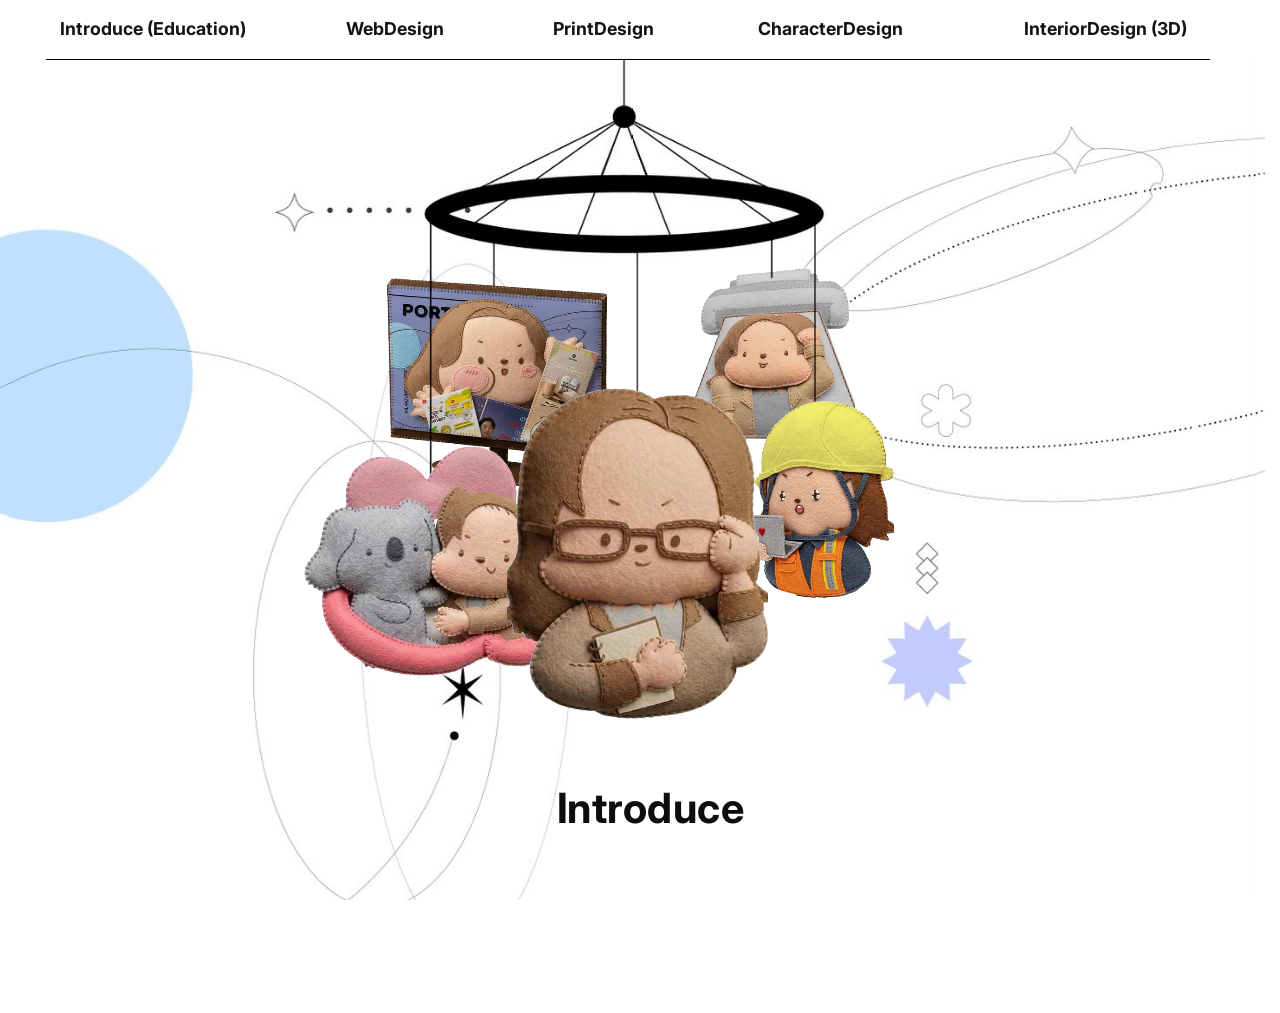
<file: index.html>
<!DOCTYPE html>
<html lang="ko"><head><meta charset="utf-8"><meta name="viewport" content="width=device-width, initial-scale=1">
<title>김은혜 포트폴리오</title>
<link rel="preconnect" href="https://fonts.googleapis.com"><link rel="preconnect" href="https://fonts.gstatic.com" crossorigin><link href="https://fonts.googleapis.com/css2?family=DM+Sans:wght@400;500;700&family=Inter:wght@400;700&family=Noto+Sans+KR:wght@400;700&display=swap" rel="stylesheet"><meta property="og:type" content="website"><meta property="og:site_name" content="김은혜 포트폴리오"><meta property="og:title" content="김은혜 포트폴리오"><meta property="og:description" content="웹디자인, 프린트디자인, 캐릭터디자인, 인테리어디자인 - 디자이너 김은혜의 포트폴리오"><meta property="og:image" content="https://gracekim-designer.github.io/portfolio/images/og_image.jpg"><meta property="og:image:width" content="1200"><meta property="og:image:height" content="630"><meta property="og:url" content="https://gracekim-designer.github.io/portfolio/"><meta name="description" content="웹디자인, 프린트디자인, 캐릭터디자인, 인테리어디자인 - 디자이너 김은혜의 포트폴리오"><meta name="twitter:card" content="summary_large_image"><link rel="stylesheet" href="css/style.css?v=2610k"></head>
<body class="main"><div class="viewport"><div class="stage" id="stage" style="height:1036px">
<div class="art" id="art"><img class="bgw" src="images/main_bg_wide.jpg" alt="김은혜 포트폴리오 메인 일러스트">
<div class="core">
<div class="vid" style="left:435px;top:294px;width:260px;height:280px"><video data-d-src="videos/web.webm" autoplay muted loop playsinline preload="auto"></video></div>
<div class="vid" style="left:785px;top:294px;width:190px;height:235px"><video data-d-src="videos/print.webm" autoplay muted loop playsinline preload="auto"></video></div>
<div class="vid" style="left:845px;top:459px;width:175px;height:240px"><video data-d-src="videos/interior.webm" autoplay muted loop playsinline preload="auto"></video></div>
<img class="bg strings" src="images/main_strings.png" alt="">
<div class="vid" style="left:337px;top:506px;width:300px;height:297px"><video data-d-src="videos/character.webm" autoplay muted loop playsinline preload="auto"></video></div>
<div class="vid" style="left:575px;top:426px;width:300px;height:420px"><video data-d-src="videos/introduce.webm" autoplay muted loop playsinline preload="auto"></video></div>
<div class="hot" data-label="WebDesign" style="left:435px;top:330px;width:260px;height:400px"></div><div class="hot" data-label="PrintDesign" style="left:785px;top:330px;width:190px;height:235px"></div><div class="hot" data-label="CharacterDesign" style="left:320px;top:545px;width:300px;height:200px"></div><div class="hot" data-label="InteriorDesign" style="left:845px;top:495px;width:175px;height:240px"></div>
<div class="mtitle"><span id="mt">Introduce</span></div></div></div>
<header class="hdr hdr-main"><div class="hline" style="left:60px;width:1310px"></div><div class="menu" data-menu="intro" style="left:100px;width:161px"><button type="button" class="mlabel" style="left:-27px;width:215px;text-align:center" aria-expanded="false">Introduce (Education)</button><div class="drop"><span class="conn"></span><i class="dot" style="top:84px"></i><i class="dot" style="top:130px"></i><i class="dot" style="top:176px"></i><a class="sub" href="career.html" style="top:64px"><span>경력</span></a><a class="sub" href="certificate.html" style="top:110px"><span>자격증</span></a><a class="sub" href="lecture.html" style="top:156px"><span>강의</span></a></div></div><div class="menu" data-menu="web" style="left:410px;width:85px"><button type="button" class="mlabel" style="left:-14px;width:113px;text-align:center" aria-expanded="false">WebDesign</button><div class="drop"><span class="conn"></span><i class="dot" style="top:84px"></i><i class="dot" style="top:130px"></i><i class="dot" style="top:176px"></i><a class="sub" href="detail.html" style="top:64px"><span>상세페이지</span></a><a class="sub" href="banner.html" style="top:110px"><span>웹배너</span></a><a class="sub" href="homepage.html" style="top:156px"><span>홈페이지</span></a></div></div><div class="menu" data-menu="print" style="left:644px;width:87px"><button type="button" class="mlabel" style="left:-15px;width:116px;text-align:center" aria-expanded="false">PrintDesign</button><div class="drop"><span class="conn"></span><i class="dot" style="top:84px"></i><i class="dot" style="top:130px"></i><i class="dot" style="top:176px"></i><a class="sub" href="package.html" style="top:64px"><span>패키지</span></a><a class="sub" href="promo.html" style="top:110px"><span>홍보물</span></a><a class="sub" href="exhibition.html" style="top:156px"><span>전시</span></a></div></div><div class="menu" data-menu="char" style="left:880px;width:125px"><button type="button" class="mlabel" style="left:-21px;width:167px;text-align:center" aria-expanded="false">CharacterDesign</button><div class="drop"><span class="conn"></span><i class="dot" style="top:84px"></i><i class="dot" style="top:130px"></i><i class="dot" style="top:176px"></i><a class="sub" href="character.html" style="top:64px"><span>일러스트</span></a><a class="sub" href="character.html" style="top:110px"><span>로고</span></a><a class="sub" href="character.html" style="top:156px"><span>이모티콘</span></a></div></div><div class="menu" data-menu="interior" style="left:1160px;width:208px"><button type="button" class="mlabel" style="left:0px;width:189px;text-align:left" aria-expanded="false">InteriorDesign (3D)</button><div class="drop"><span class="conn"></span><i class="dot" style="top:84px"></i><i class="dot" style="top:130px"></i><i class="dot" style="top:176px"></i><a class="sub" href="interior.html" style="top:64px"><span>인테리어</span></a><a class="sub" href="modeling.html" style="top:110px"><span>모델링</span></a><a class="sub" href="exhibition.html" style="top:156px"><span>전시</span></a></div></div></header>
</div></div>
<div class="mobile"><header class="mbar"><a class="mlogo" href="index.html">김은혜 <span>Portfolio</span></a><button type="button" class="mburger" aria-label="메뉴 열기" aria-expanded="false"><b></b><b></b><b></b></button></header><nav class="mnav" id="mnav" aria-hidden="true"><a class="mnav-home" href="index.html">Main</a><div class="mnav-cat"><button type="button" class="mnav-btn" aria-expanded="false">Introduce (Education)<i class="mnav-plus"></i></button><div class="mnav-subs"><a href="career.html">경력</a><a href="certificate.html">자격증</a><a href="lecture.html">강의</a></div></div><div class="mnav-cat"><button type="button" class="mnav-btn" aria-expanded="false">WebDesign<i class="mnav-plus"></i></button><div class="mnav-subs"><a href="detail.html">상세페이지</a><a href="banner.html">웹배너</a><a href="homepage.html">홈페이지</a></div></div><div class="mnav-cat"><button type="button" class="mnav-btn" aria-expanded="false">PrintDesign<i class="mnav-plus"></i></button><div class="mnav-subs"><a href="package.html">패키지</a><a href="promo.html">홍보물</a><a href="exhibition.html">전시</a></div></div><div class="mnav-cat"><button type="button" class="mnav-btn" aria-expanded="false">CharacterDesign<i class="mnav-plus"></i></button><div class="mnav-subs"><a href="character.html">일러스트</a><a href="character.html">로고</a><a href="character.html">이모티콘</a></div></div><div class="mnav-cat"><button type="button" class="mnav-btn" aria-expanded="false">InteriorDesign (3D)<i class="mnav-plus"></i></button><div class="mnav-subs"><a href="interior.html">인테리어</a><a href="modeling.html">모델링</a><a href="exhibition.html">전시</a></div></div></nav><main class="mmain"><i class="mrope" id="mrope" aria-hidden="true"></i><div class="mhero" id="mhero"><div class="mcanvas" id="mcanvas"><img class="bg" src="images/main_bg.jpg" alt="김은혜 포트폴리오 메인 일러스트"><div class="vid" style="left:435px;top:294px;width:260px;height:280px"><video data-m-src="videos/m_web.webm" autoplay muted loop playsinline preload="none"></video></div><div class="vid" style="left:785px;top:294px;width:190px;height:235px"><video data-m-src="videos/m_print.webm" autoplay muted loop playsinline preload="none"></video></div><div class="vid" style="left:845px;top:459px;width:175px;height:240px"><video data-m-src="videos/m_interior.webm" autoplay muted loop playsinline preload="none"></video></div><img class="bg strings" src="images/main_strings.png" alt=""><div class="vid" style="left:337px;top:506px;width:300px;height:297px"><video data-m-src="videos/m_character.webm" autoplay muted loop playsinline preload="none"></video></div><div class="vid" style="left:575px;top:426px;width:300px;height:420px"><video data-m-src="videos/m_introduce.webm" autoplay muted loop playsinline preload="none"></video></div><button type="button" class="mhot" data-key="intro" data-title="Introduce" aria-label="Introduce" style="left:575px;top:426px;width:300px;height:420px"></button><button type="button" class="mhot" data-key="web" data-title="WebDesign" aria-label="WebDesign" style="left:435px;top:330px;width:260px;height:400px"></button><button type="button" class="mhot" data-key="print" data-title="PrintDesign" aria-label="PrintDesign" style="left:785px;top:330px;width:190px;height:235px"></button><button type="button" class="mhot" data-key="char" data-title="CharacterDesign" aria-label="CharacterDesign" style="left:320px;top:545px;width:300px;height:200px"></button><button type="button" class="mhot" data-key="interior" data-title="InteriorDesign" aria-label="InteriorDesign" style="left:845px;top:495px;width:175px;height:240px"></button></div></div><div class="mtitle2"><span id="mtitle2">Introduce</span></div><div class="mlinks" data-for="intro"><a href="career.html">경력</a><a href="certificate.html">자격증</a><a href="lecture.html">강의</a></div><div class="mlinks" data-for="web" hidden><a href="detail.html">상세페이지</a><a href="banner.html">웹배너</a><a href="homepage.html">홈페이지</a></div><div class="mlinks" data-for="print" hidden><a href="package.html">패키지</a><a href="promo.html">홍보물</a><a href="exhibition.html">전시</a></div><div class="mlinks" data-for="char" hidden><a href="character.html">일러스트</a><a href="character.html">로고</a><a href="character.html">이모티콘</a></div><div class="mlinks" data-for="interior" hidden><a href="interior.html">인테리어</a><a href="modeling.html">모델링</a><a href="exhibition.html">전시</a></div></main></div><script src="js/main.js?v=2610k"></script></body></html>
</file>
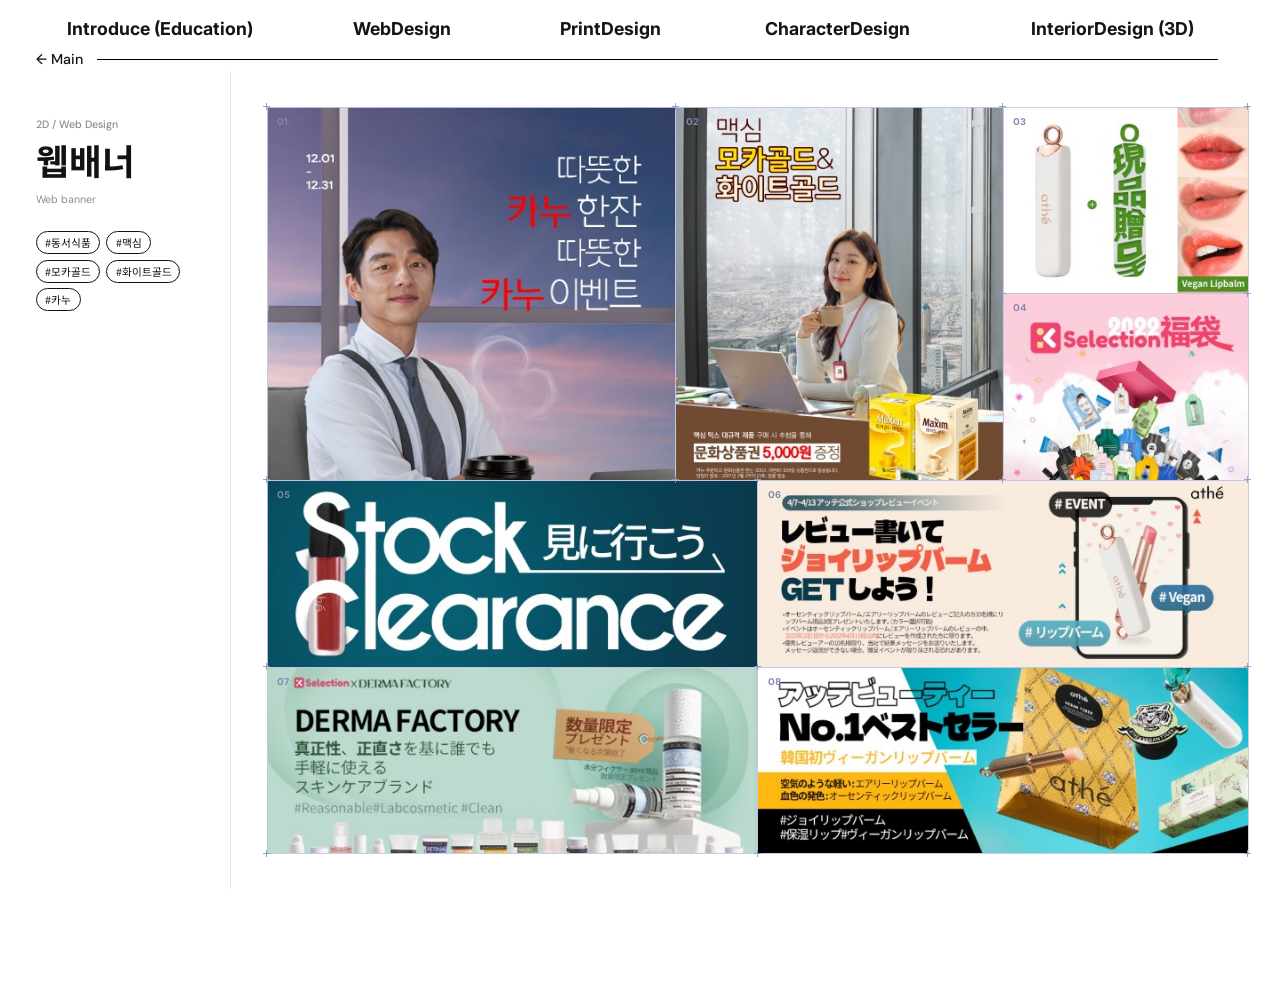
<file: banner.html>
<!DOCTYPE html>
<html lang="ko"><head><meta charset="utf-8"><meta name="viewport" content="width=device-width, initial-scale=1">
<title>웹배너 | 김은혜 포트폴리오</title>
<link rel="preconnect" href="https://fonts.googleapis.com"><link rel="preconnect" href="https://fonts.gstatic.com" crossorigin><link href="https://fonts.googleapis.com/css2?family=DM+Sans:wght@400;500;700&family=Inter:wght@400;700&family=Noto+Sans+KR:wght@400;700&display=swap" rel="stylesheet"><meta property="og:type" content="website"><meta property="og:site_name" content="김은혜 포트폴리오"><meta property="og:title" content="김은혜 포트폴리오"><meta property="og:description" content="웹디자인, 프린트디자인, 캐릭터디자인, 인테리어디자인 - 디자이너 김은혜의 포트폴리오"><meta property="og:image" content="https://gracekim-designer.github.io/portfolio/images/og_image.jpg"><meta property="og:image:width" content="1200"><meta property="og:image:height" content="630"><meta property="og:url" content="https://gracekim-designer.github.io/portfolio/"><meta name="description" content="웹디자인, 프린트디자인, 캐릭터디자인, 인테리어디자인 - 디자이너 김은혜의 포트폴리오"><meta name="twitter:card" content="summary_large_image"><link rel="stylesheet" href="css/style.css?v=2610k"></head>
<body class="subpage"><div class="viewport"><div class="stage" id="stage" style="height:1000px">
<header class="hdr"><div class="hline" style="left:109px;width:1261px"></div><a class="homelink" href="index.html">&larr; Main</a><div class="menu" data-menu="intro" style="left:100px;width:161px"><button type="button" class="mlabel" style="left:-27px;width:215px;text-align:center" aria-expanded="false">Introduce (Education)</button><div class="drop"><span class="conn"></span><i class="dot" style="top:84px"></i><i class="dot" style="top:130px"></i><i class="dot" style="top:176px"></i><a class="sub" href="career.html" style="top:64px"><span>경력</span></a><a class="sub" href="certificate.html" style="top:110px"><span>자격증</span></a><a class="sub" href="lecture.html" style="top:156px"><span>강의</span></a></div></div><div class="menu" data-menu="web" style="left:410px;width:85px"><button type="button" class="mlabel" style="left:-14px;width:113px;text-align:center" aria-expanded="false">WebDesign</button><div class="drop"><span class="conn"></span><i class="dot" style="top:84px"></i><i class="dot" style="top:130px"></i><i class="dot" style="top:176px"></i><a class="sub" href="detail.html" style="top:64px"><span>상세페이지</span></a><a class="sub" href="banner.html" style="top:110px"><span>웹배너</span></a><a class="sub" href="homepage.html" style="top:156px"><span>홈페이지</span></a></div></div><div class="menu" data-menu="print" style="left:644px;width:87px"><button type="button" class="mlabel" style="left:-15px;width:116px;text-align:center" aria-expanded="false">PrintDesign</button><div class="drop"><span class="conn"></span><i class="dot" style="top:84px"></i><i class="dot" style="top:130px"></i><i class="dot" style="top:176px"></i><a class="sub" href="package.html" style="top:64px"><span>패키지</span></a><a class="sub" href="promo.html" style="top:110px"><span>홍보물</span></a><a class="sub" href="exhibition.html" style="top:156px"><span>전시</span></a></div></div><div class="menu" data-menu="char" style="left:880px;width:125px"><button type="button" class="mlabel" style="left:-21px;width:167px;text-align:center" aria-expanded="false">CharacterDesign</button><div class="drop"><span class="conn"></span><i class="dot" style="top:84px"></i><i class="dot" style="top:130px"></i><i class="dot" style="top:176px"></i><a class="sub" href="character.html" style="top:64px"><span>일러스트</span></a><a class="sub" href="character.html" style="top:110px"><span>로고</span></a><a class="sub" href="character.html" style="top:156px"><span>이모티콘</span></a></div></div><div class="menu" data-menu="interior" style="left:1160px;width:208px"><button type="button" class="mlabel" style="left:0px;width:189px;text-align:left" aria-expanded="false">InteriorDesign (3D)</button><div class="drop"><span class="conn"></span><i class="dot" style="top:84px"></i><i class="dot" style="top:130px"></i><i class="dot" style="top:176px"></i><a class="sub" href="interior.html" style="top:64px"><span>인테리어</span></a><a class="sub" href="modeling.html" style="top:110px"><span>모델링</span></a><a class="sub" href="exhibition.html" style="top:156px"><span>전시</span></a></div></div></header>
<aside class="sidebar" style="--hover:#e5e8f7;height:920px"><div class="stag">2D / Web Design</div><h1 class="stitle">웹배너</h1><div class="ssub">Web banner</div><div class="chips"><span class="chip" style="left:0px;top:0px;width:73px">#동서식품</span><span class="chip" style="left:79px;top:0px;width:51px">#맥심</span><span class="chip" style="left:0px;top:32px;width:73px">#모카골드</span><span class="chip" style="left:79px;top:32px;width:84px">#화이트골드</span><span class="chip" style="left:0px;top:64px;width:51px">#카누</span></div></aside><div class="sdiv" style="height:920px"></div>
<img class="cell" src="images/cell_111-278.jpg" alt="" style="left:300px;top:120px;width:460px;height:420px"><img class="cell" src="images/cell_111-279.jpg" alt="" style="left:760px;top:120px;width:368px;height:420px"><img class="cell" src="images/cell_111-280.jpg" alt="" style="left:1128px;top:120px;width:276px;height:210px"><img class="cell" src="images/cell_111-281.jpg" alt="" style="left:1128px;top:330px;width:276px;height:210px"><img class="cell" src="images/cell_111-282.jpg" alt="" style="left:300px;top:540px;width:552px;height:210px"><img class="cell" src="images/cell_111-283.jpg" alt="" style="left:852px;top:540px;width:552px;height:210px"><img class="cell" src="images/cell_111-284.jpg" alt="" style="left:300px;top:750px;width:552px;height:210px"><img class="cell" src="images/cell_111-285.jpg" alt="" style="left:852px;top:750px;width:552px;height:210px"><svg class="grid" style="left:296px;top:116px" width="1112" height="848" shape-rendering="crispEdges"><g fill="none" stroke="#c2c7e3"><rect x="4.5" y="4.5" width="460" height="420"/><rect x="464.5" y="4.5" width="368" height="420"/><rect x="832.5" y="4.5" width="276" height="210"/><rect x="832.5" y="214.5" width="276" height="210"/><rect x="4.5" y="424.5" width="552" height="210"/><rect x="556.5" y="424.5" width="552" height="210"/><rect x="4.5" y="634.5" width="552" height="210"/><rect x="556.5" y="634.5" width="552" height="210"/></g><g fill="none" stroke="#8f96c7"><path d="M0 4h8M4 0v8"/><path d="M0 424h8M4 420v8"/><path d="M0 634h8M4 630v8"/><path d="M0 844h8M4 840v8"/><path d="M460 4h8M464 0v8"/><path d="M460 424h8M464 420v8"/><path d="M552 424h8M556 420v8"/><path d="M552 634h8M556 630v8"/><path d="M552 844h8M556 840v8"/><path d="M828 4h8M832 0v8"/><path d="M828 214h8M832 210v8"/><path d="M828 424h8M832 420v8"/><path d="M1104 4h8M1108 0v8"/><path d="M1104 214h8M1108 210v8"/><path d="M1104 424h8M1108 420v8"/><path d="M1104 634h8M1108 630v8"/><path d="M1104 844h8M1108 840v8"/></g></svg><span class="cno" style="left:312px;top:130px;color:#8087b2">01</span><span class="cno" style="left:772px;top:130px;color:#8087b2">02</span><span class="cno" style="left:1140px;top:130px;color:#8087b2">03</span><span class="cno" style="left:1140px;top:340px;color:#8087b2">04</span><span class="cno" style="left:312px;top:550px;color:#8087b2">05</span><span class="cno" style="left:864px;top:550px;color:#8087b2">06</span><span class="cno" style="left:312px;top:760px;color:#8087b2">07</span><span class="cno" style="left:864px;top:760px;color:#8087b2">08</span>
</div></div>
<div class="mobile"><header class="mbar"><a class="mlogo" href="index.html">김은혜 <span>Portfolio</span></a><button type="button" class="mburger" aria-label="메뉴 열기" aria-expanded="false"><b></b><b></b><b></b></button></header><nav class="mnav" id="mnav" aria-hidden="true"><a class="mnav-home" href="index.html">Main</a><div class="mnav-cat"><button type="button" class="mnav-btn" aria-expanded="false">Introduce (Education)<i class="mnav-plus"></i></button><div class="mnav-subs"><a href="career.html">경력</a><a href="certificate.html">자격증</a><a href="lecture.html">강의</a></div></div><div class="mnav-cat"><button type="button" class="mnav-btn" aria-expanded="false">WebDesign<i class="mnav-plus"></i></button><div class="mnav-subs"><a href="detail.html">상세페이지</a><a href="banner.html">웹배너</a><a href="homepage.html">홈페이지</a></div></div><div class="mnav-cat"><button type="button" class="mnav-btn" aria-expanded="false">PrintDesign<i class="mnav-plus"></i></button><div class="mnav-subs"><a href="package.html">패키지</a><a href="promo.html">홍보물</a><a href="exhibition.html">전시</a></div></div><div class="mnav-cat"><button type="button" class="mnav-btn" aria-expanded="false">CharacterDesign<i class="mnav-plus"></i></button><div class="mnav-subs"><a href="character.html">일러스트</a><a href="character.html">로고</a><a href="character.html">이모티콘</a></div></div><div class="mnav-cat"><button type="button" class="mnav-btn" aria-expanded="false">InteriorDesign (3D)<i class="mnav-plus"></i></button><div class="mnav-subs"><a href="interior.html">인테리어</a><a href="modeling.html">모델링</a><a href="exhibition.html">전시</a></div></div></nav><main class="mpage"><div class="mhead" style="--hover:#e5e8f7"><div class="mtag">2D / Web Design</div><h1>웹배너</h1><div class="msub">Web banner</div><div class="mchips"><div class="mrow"><span class="mchip">#동서식품</span><span class="mchip">#맥심</span><span class="mchip">#모카골드</span><span class="mchip">#화이트골드</span><span class="mchip">#카누</span></div><div class="mrow ghost" aria-hidden="true"><span class="mchip">#동서식품</span><span class="mchip">#국대떡볶이</span><span class="mchip">#헬라케찹</span><span class="mchip">#농협</span><span class="mchip">#STORM</span><span class="mchip">#온자박</span></div></div></div><div class="mgrid"><div class="mcell" style="aspect-ratio:171/195"><img src="images/cell_111-278m.jpg" alt="" loading="lazy"><span class="mno" style="color:#8087b2">01</span></div><div class="mcell" style="aspect-ratio:171/195"><img src="images/cell_111-279.jpg" alt="" loading="lazy"><span class="mno" style="color:#8087b2">02</span></div><div class="mcell" style="aspect-ratio:171/130"><img src="images/cell_111-280.jpg" alt="" loading="lazy"><span class="mno" style="color:#8087b2">03</span></div><div class="mcell" style="aspect-ratio:171/130"><img src="images/cell_111-281.jpg" alt="" loading="lazy"><span class="mno" style="color:#8087b2">04</span></div><div class="mcell span2" style="aspect-ratio:350/133"><img src="images/cell_111-282.jpg" alt="" loading="lazy"><span class="mno" style="color:#8087b2">05</span></div><div class="mcell span2" style="aspect-ratio:350/133"><img src="images/cell_111-283.jpg" alt="" loading="lazy"><span class="mno" style="color:#8087b2">06</span></div><div class="mcell span2" style="aspect-ratio:350/133"><img src="images/cell_111-284.jpg" alt="" loading="lazy"><span class="mno" style="color:#8087b2">07</span></div><div class="mcell span2" style="aspect-ratio:350/133"><img src="images/cell_111-285.jpg" alt="" loading="lazy"><span class="mno" style="color:#8087b2">08</span></div></div></main></div><script src="js/main.js?v=2610k"></script></body></html>
</file>
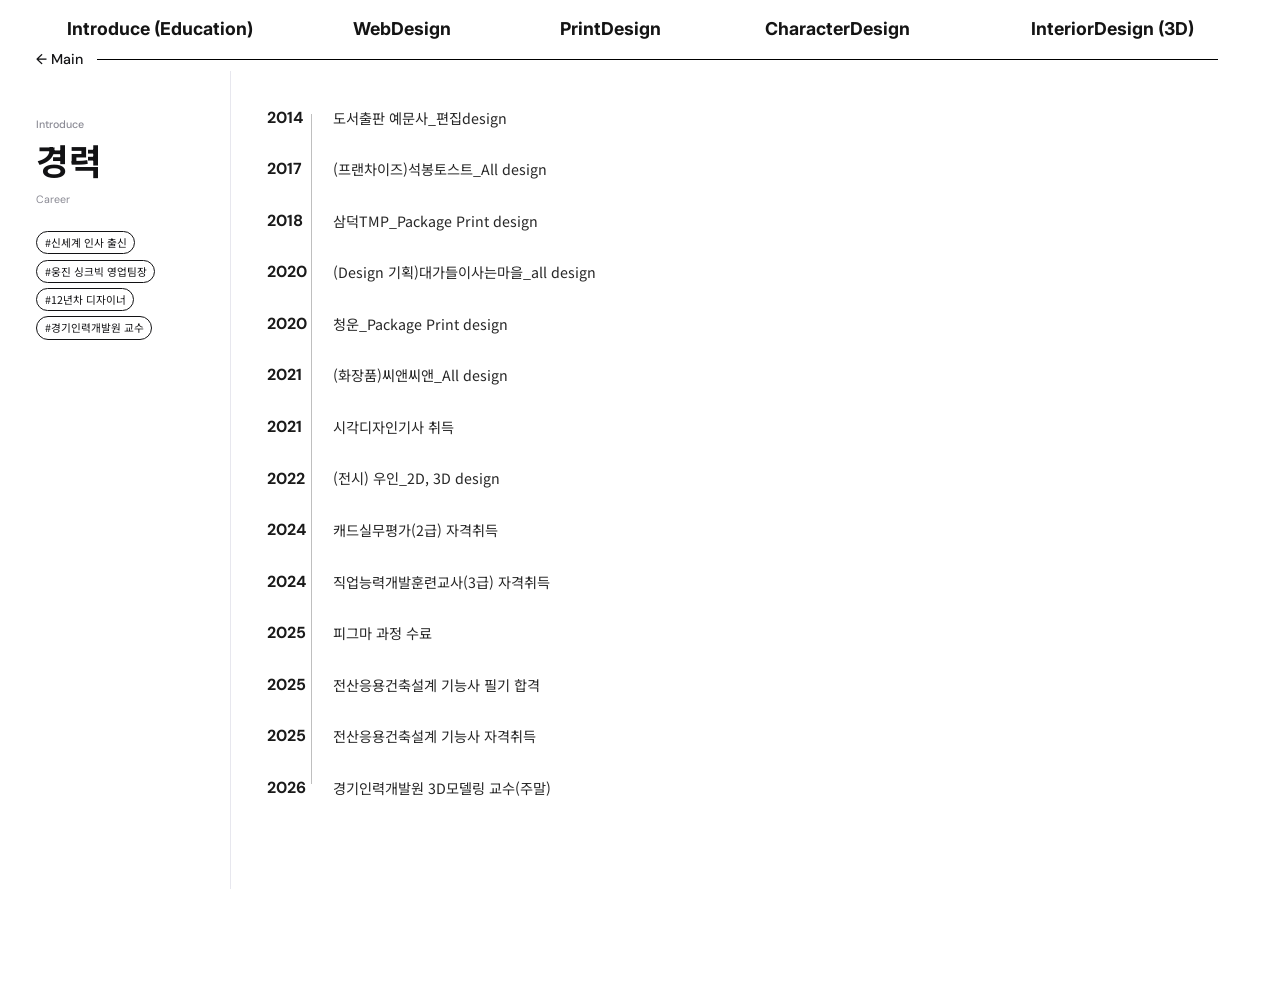
<file: career.html>
<!DOCTYPE html>
<html lang="ko"><head><meta charset="utf-8"><meta name="viewport" content="width=device-width, initial-scale=1">
<title>경력 | 김은혜 포트폴리오</title>
<link rel="preconnect" href="https://fonts.googleapis.com"><link rel="preconnect" href="https://fonts.gstatic.com" crossorigin><link href="https://fonts.googleapis.com/css2?family=DM+Sans:wght@400;500;700&family=Inter:wght@400;700&family=Noto+Sans+KR:wght@400;700&display=swap" rel="stylesheet"><meta property="og:type" content="website"><meta property="og:site_name" content="김은혜 포트폴리오"><meta property="og:title" content="김은혜 포트폴리오"><meta property="og:description" content="웹디자인, 프린트디자인, 캐릭터디자인, 인테리어디자인 - 디자이너 김은혜의 포트폴리오"><meta property="og:image" content="https://gracekim-designer.github.io/portfolio/images/og_image.jpg"><meta property="og:image:width" content="1200"><meta property="og:image:height" content="630"><meta property="og:url" content="https://gracekim-designer.github.io/portfolio/"><meta name="description" content="웹디자인, 프린트디자인, 캐릭터디자인, 인테리어디자인 - 디자이너 김은혜의 포트폴리오"><meta name="twitter:card" content="summary_large_image"><link rel="stylesheet" href="css/style.css?v=2610k"></head>
<body class="subpage"><div class="viewport"><div class="stage" id="stage" style="height:1000px">
<header class="hdr"><div class="hline" style="left:109px;width:1261px"></div><a class="homelink" href="index.html">&larr; Main</a><div class="menu" data-menu="intro" style="left:100px;width:161px"><button type="button" class="mlabel" style="left:-27px;width:215px;text-align:center" aria-expanded="false">Introduce (Education)</button><div class="drop"><span class="conn"></span><i class="dot" style="top:84px"></i><i class="dot" style="top:130px"></i><i class="dot" style="top:176px"></i><a class="sub" href="career.html" style="top:64px"><span>경력</span></a><a class="sub" href="certificate.html" style="top:110px"><span>자격증</span></a><a class="sub" href="lecture.html" style="top:156px"><span>강의</span></a></div></div><div class="menu" data-menu="web" style="left:410px;width:85px"><button type="button" class="mlabel" style="left:-14px;width:113px;text-align:center" aria-expanded="false">WebDesign</button><div class="drop"><span class="conn"></span><i class="dot" style="top:84px"></i><i class="dot" style="top:130px"></i><i class="dot" style="top:176px"></i><a class="sub" href="detail.html" style="top:64px"><span>상세페이지</span></a><a class="sub" href="banner.html" style="top:110px"><span>웹배너</span></a><a class="sub" href="homepage.html" style="top:156px"><span>홈페이지</span></a></div></div><div class="menu" data-menu="print" style="left:644px;width:87px"><button type="button" class="mlabel" style="left:-15px;width:116px;text-align:center" aria-expanded="false">PrintDesign</button><div class="drop"><span class="conn"></span><i class="dot" style="top:84px"></i><i class="dot" style="top:130px"></i><i class="dot" style="top:176px"></i><a class="sub" href="package.html" style="top:64px"><span>패키지</span></a><a class="sub" href="promo.html" style="top:110px"><span>홍보물</span></a><a class="sub" href="exhibition.html" style="top:156px"><span>전시</span></a></div></div><div class="menu" data-menu="char" style="left:880px;width:125px"><button type="button" class="mlabel" style="left:-21px;width:167px;text-align:center" aria-expanded="false">CharacterDesign</button><div class="drop"><span class="conn"></span><i class="dot" style="top:84px"></i><i class="dot" style="top:130px"></i><i class="dot" style="top:176px"></i><a class="sub" href="character.html" style="top:64px"><span>일러스트</span></a><a class="sub" href="character.html" style="top:110px"><span>로고</span></a><a class="sub" href="character.html" style="top:156px"><span>이모티콘</span></a></div></div><div class="menu" data-menu="interior" style="left:1160px;width:208px"><button type="button" class="mlabel" style="left:0px;width:189px;text-align:left" aria-expanded="false">InteriorDesign (3D)</button><div class="drop"><span class="conn"></span><i class="dot" style="top:84px"></i><i class="dot" style="top:130px"></i><i class="dot" style="top:176px"></i><a class="sub" href="interior.html" style="top:64px"><span>인테리어</span></a><a class="sub" href="modeling.html" style="top:110px"><span>모델링</span></a><a class="sub" href="exhibition.html" style="top:156px"><span>전시</span></a></div></div></header>
<aside class="sidebar" style="--hover:#f7e5d6;height:920px"><div class="stag">Introduce</div><h1 class="stitle">경력</h1><div class="ssub">Career</div><div class="chips"><span class="chip" style="left:0px;top:0px;width:112px">#신세계 인사 출신</span><span class="chip" style="left:0px;top:32px;width:134px">#웅진 싱크빅 영업팀장</span><span class="chip" style="left:0px;top:64px;width:111px">#12년차 디자이너</span><span class="chip" style="left:0px;top:96px;width:131px">#경기인력개발원 교수</span></div></aside><div class="sdiv" style="height:920px"></div>
<div class="tline"></div><div class="cyear" style="top:120px">2014</div><div class="cdesc" style="top:121px">도서출판 예문사_편집design</div><div class="cyear" style="top:178px">2017</div><div class="cdesc" style="top:179px">(프랜차이즈)석봉토스트_All design</div><div class="cyear" style="top:236px">2018</div><div class="cdesc" style="top:237px">삼덕TMP_Package Print design</div><div class="cyear" style="top:294px">2020</div><div class="cdesc" style="top:295px">(Design 기획)대가들이사는마을_all design</div><div class="cyear" style="top:352px">2020</div><div class="cdesc" style="top:353px">청운_Package Print design</div><div class="cyear" style="top:410px">2021</div><div class="cdesc" style="top:411px">(화장품)씨앤씨앤_All design</div><div class="cyear" style="top:468px">2021</div><div class="cdesc" style="top:469px">시각디자인기사 취득</div><div class="cyear" style="top:526px">2022</div><div class="cdesc" style="top:527px">(전시) 우인_2D, 3D design</div><div class="cyear" style="top:584px">2024</div><div class="cdesc" style="top:585px">캐드실무평가(2급) 자격취득</div><div class="cyear" style="top:642px">2024</div><div class="cdesc" style="top:643px">직업능력개발훈련교사(3급) 자격취득</div><div class="cyear" style="top:700px">2025</div><div class="cdesc" style="top:701px">피그마 과정 수료</div><div class="cyear" style="top:758px">2025</div><div class="cdesc" style="top:759px">전산응용건축설계 기능사 필기 합격</div><div class="cyear" style="top:816px">2025</div><div class="cdesc" style="top:817px">전산응용건축설계 기능사 자격취득</div><div class="cyear" style="top:874px">2026</div><div class="cdesc" style="top:875px">경기인력개발원 3D모델링 교수(주말)</div>
</div></div>
<div class="mobile"><header class="mbar"><a class="mlogo" href="index.html">김은혜 <span>Portfolio</span></a><button type="button" class="mburger" aria-label="메뉴 열기" aria-expanded="false"><b></b><b></b><b></b></button></header><nav class="mnav" id="mnav" aria-hidden="true"><a class="mnav-home" href="index.html">Main</a><div class="mnav-cat"><button type="button" class="mnav-btn" aria-expanded="false">Introduce (Education)<i class="mnav-plus"></i></button><div class="mnav-subs"><a href="career.html">경력</a><a href="certificate.html">자격증</a><a href="lecture.html">강의</a></div></div><div class="mnav-cat"><button type="button" class="mnav-btn" aria-expanded="false">WebDesign<i class="mnav-plus"></i></button><div class="mnav-subs"><a href="detail.html">상세페이지</a><a href="banner.html">웹배너</a><a href="homepage.html">홈페이지</a></div></div><div class="mnav-cat"><button type="button" class="mnav-btn" aria-expanded="false">PrintDesign<i class="mnav-plus"></i></button><div class="mnav-subs"><a href="package.html">패키지</a><a href="promo.html">홍보물</a><a href="exhibition.html">전시</a></div></div><div class="mnav-cat"><button type="button" class="mnav-btn" aria-expanded="false">CharacterDesign<i class="mnav-plus"></i></button><div class="mnav-subs"><a href="character.html">일러스트</a><a href="character.html">로고</a><a href="character.html">이모티콘</a></div></div><div class="mnav-cat"><button type="button" class="mnav-btn" aria-expanded="false">InteriorDesign (3D)<i class="mnav-plus"></i></button><div class="mnav-subs"><a href="interior.html">인테리어</a><a href="modeling.html">모델링</a><a href="exhibition.html">전시</a></div></div></nav><main class="mpage"><div class="mhead" style="--hover:#f7e5d6"><div class="mtag">Introduce</div><h1>경력</h1><div class="msub">Career</div><div class="mchips"><div class="mrow"><span class="mchip">#신세계 인사 출신</span><span class="mchip">#웅진 싱크빅 영업팀장</span><span class="mchip">#12년차 디자이너</span><span class="mchip">#경기인력개발원 교수</span></div><div class="mrow ghost" aria-hidden="true"><span class="mchip">#동서식품</span><span class="mchip">#국대떡볶이</span><span class="mchip">#헬라케찹</span><span class="mchip">#농협</span><span class="mchip">#STORM</span><span class="mchip">#온자박</span></div></div></div><ul class="mcareer"><li><b>2014</b><span>도서출판 예문사_편집design</span></li><li><b>2017</b><span>(프랜차이즈)석봉토스트_All design</span></li><li><b>2018</b><span>삼덕TMP_Package Print design</span></li><li><b>2020</b><span>(Design 기획)대가들이사는마을_all design</span></li><li><b>2020</b><span>청운_Package Print design</span></li><li><b>2021</b><span>(화장품)씨앤씨앤_All design</span></li><li><b>2021</b><span>시각디자인기사 취득</span></li><li><b>2022</b><span>(전시) 우인_2D, 3D design</span></li><li><b>2024</b><span>캐드실무평가(2급) 자격취득</span></li><li><b>2024</b><span>직업능력개발훈련교사(3급) 자격취득</span></li><li><b>2025</b><span>피그마 과정 수료</span></li><li><b>2025</b><span>전산응용건축설계 기능사 필기 합격</span></li><li><b>2025</b><span>전산응용건축설계 기능사 자격취득</span></li><li><b>2026</b><span>경기인력개발원 3D모델링 교수(주말)</span></li></ul></main></div><script src="js/main.js?v=2610k"></script></body></html>
</file>
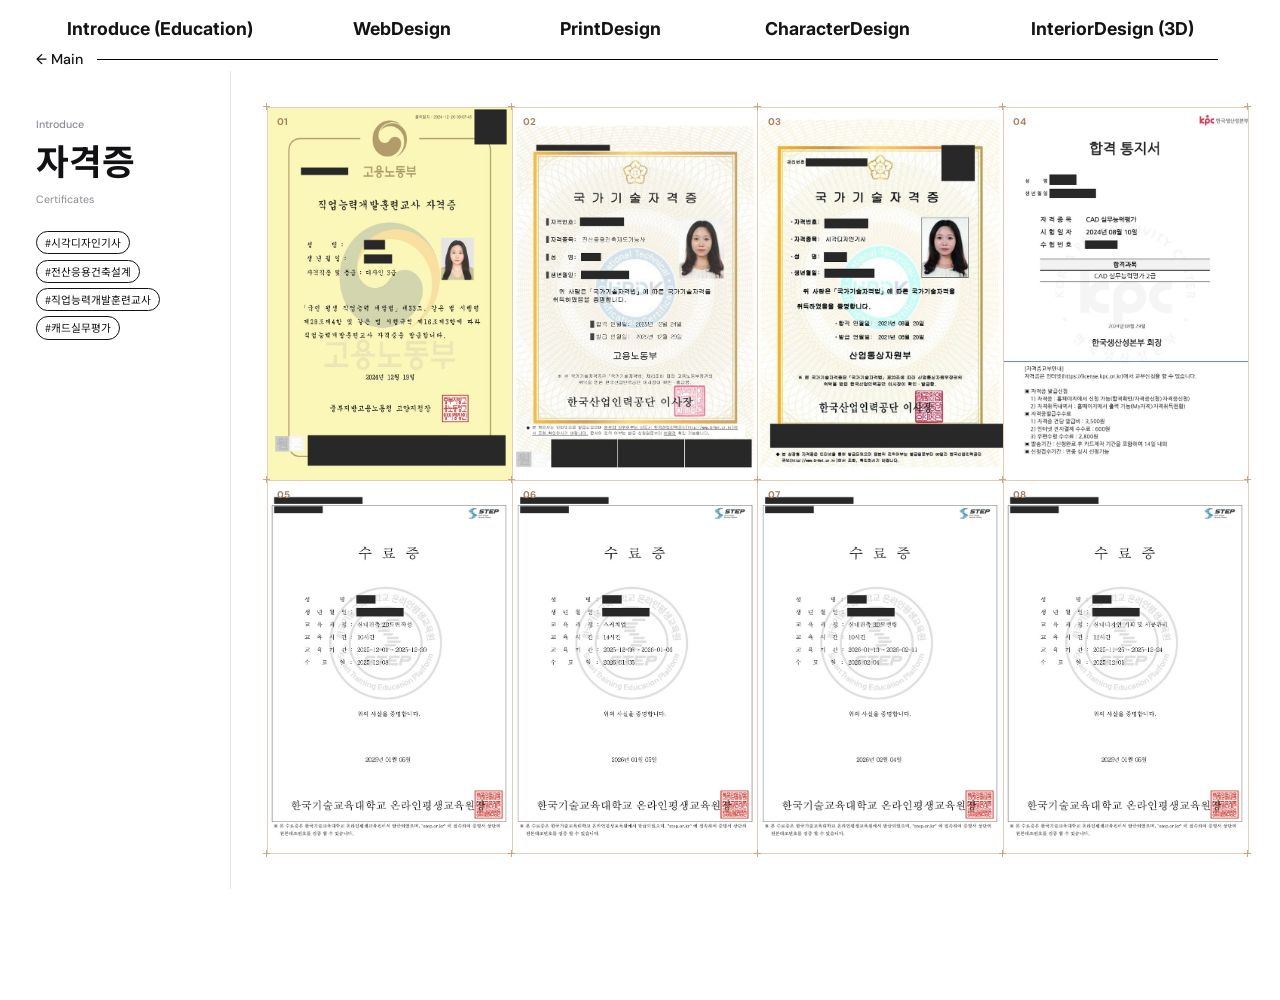
<file: certificate.html>
<!DOCTYPE html>
<html lang="ko"><head><meta charset="utf-8"><meta name="viewport" content="width=device-width, initial-scale=1">
<title>자격증 | 김은혜 포트폴리오</title>
<link rel="preconnect" href="https://fonts.googleapis.com"><link rel="preconnect" href="https://fonts.gstatic.com" crossorigin><link href="https://fonts.googleapis.com/css2?family=DM+Sans:wght@400;500;700&family=Inter:wght@400;700&family=Noto+Sans+KR:wght@400;700&display=swap" rel="stylesheet"><meta property="og:type" content="website"><meta property="og:site_name" content="김은혜 포트폴리오"><meta property="og:title" content="김은혜 포트폴리오"><meta property="og:description" content="웹디자인, 프린트디자인, 캐릭터디자인, 인테리어디자인 - 디자이너 김은혜의 포트폴리오"><meta property="og:image" content="https://gracekim-designer.github.io/portfolio/images/og_image.jpg"><meta property="og:image:width" content="1200"><meta property="og:image:height" content="630"><meta property="og:url" content="https://gracekim-designer.github.io/portfolio/"><meta name="description" content="웹디자인, 프린트디자인, 캐릭터디자인, 인테리어디자인 - 디자이너 김은혜의 포트폴리오"><meta name="twitter:card" content="summary_large_image"><link rel="stylesheet" href="css/style.css?v=2610k"></head>
<body class="subpage"><div class="viewport"><div class="stage" id="stage" style="height:1000px">
<header class="hdr"><div class="hline" style="left:109px;width:1261px"></div><a class="homelink" href="index.html">&larr; Main</a><div class="menu" data-menu="intro" style="left:100px;width:161px"><button type="button" class="mlabel" style="left:-27px;width:215px;text-align:center" aria-expanded="false">Introduce (Education)</button><div class="drop"><span class="conn"></span><i class="dot" style="top:84px"></i><i class="dot" style="top:130px"></i><i class="dot" style="top:176px"></i><a class="sub" href="career.html" style="top:64px"><span>경력</span></a><a class="sub" href="certificate.html" style="top:110px"><span>자격증</span></a><a class="sub" href="lecture.html" style="top:156px"><span>강의</span></a></div></div><div class="menu" data-menu="web" style="left:410px;width:85px"><button type="button" class="mlabel" style="left:-14px;width:113px;text-align:center" aria-expanded="false">WebDesign</button><div class="drop"><span class="conn"></span><i class="dot" style="top:84px"></i><i class="dot" style="top:130px"></i><i class="dot" style="top:176px"></i><a class="sub" href="detail.html" style="top:64px"><span>상세페이지</span></a><a class="sub" href="banner.html" style="top:110px"><span>웹배너</span></a><a class="sub" href="homepage.html" style="top:156px"><span>홈페이지</span></a></div></div><div class="menu" data-menu="print" style="left:644px;width:87px"><button type="button" class="mlabel" style="left:-15px;width:116px;text-align:center" aria-expanded="false">PrintDesign</button><div class="drop"><span class="conn"></span><i class="dot" style="top:84px"></i><i class="dot" style="top:130px"></i><i class="dot" style="top:176px"></i><a class="sub" href="package.html" style="top:64px"><span>패키지</span></a><a class="sub" href="promo.html" style="top:110px"><span>홍보물</span></a><a class="sub" href="exhibition.html" style="top:156px"><span>전시</span></a></div></div><div class="menu" data-menu="char" style="left:880px;width:125px"><button type="button" class="mlabel" style="left:-21px;width:167px;text-align:center" aria-expanded="false">CharacterDesign</button><div class="drop"><span class="conn"></span><i class="dot" style="top:84px"></i><i class="dot" style="top:130px"></i><i class="dot" style="top:176px"></i><a class="sub" href="character.html" style="top:64px"><span>일러스트</span></a><a class="sub" href="character.html" style="top:110px"><span>로고</span></a><a class="sub" href="character.html" style="top:156px"><span>이모티콘</span></a></div></div><div class="menu" data-menu="interior" style="left:1160px;width:208px"><button type="button" class="mlabel" style="left:0px;width:189px;text-align:left" aria-expanded="false">InteriorDesign (3D)</button><div class="drop"><span class="conn"></span><i class="dot" style="top:84px"></i><i class="dot" style="top:130px"></i><i class="dot" style="top:176px"></i><a class="sub" href="interior.html" style="top:64px"><span>인테리어</span></a><a class="sub" href="modeling.html" style="top:110px"><span>모델링</span></a><a class="sub" href="exhibition.html" style="top:156px"><span>전시</span></a></div></div></header>
<aside class="sidebar" style="--hover:#f7e5d6;height:920px"><div class="stag">Introduce</div><h1 class="stitle">자격증</h1><div class="ssub">Certificates</div><div class="chips"><span class="chip" style="left:0px;top:0px;width:106px">#시각디자인기사</span><span class="chip" style="left:0px;top:32px;width:117px">#전산응용건축설계</span><span class="chip" style="left:0px;top:64px;width:140px">#직업능력개발훈련교사</span><span class="chip" style="left:0px;top:96px;width:95px">#캐드실무평가</span></div></aside><div class="sdiv" style="height:920px"></div>
<img class="cell" src="images/cert_01.jpg" alt="" style="left:300px;top:120px;width:276px;height:420px"><img class="cell" src="images/cert_02.jpg" alt="" style="left:576px;top:120px;width:276px;height:420px"><img class="cell" src="images/cert_03.jpg" alt="" style="left:852px;top:120px;width:276px;height:420px"><img class="cell" src="images/cert_04.jpg" alt="" style="left:1128px;top:120px;width:276px;height:420px"><img class="cell" src="images/cert_05.jpg" alt="" style="left:300px;top:540px;width:276px;height:420px"><img class="cell" src="images/cert_06.jpg" alt="" style="left:576px;top:540px;width:276px;height:420px"><img class="cell" src="images/cert_07.jpg" alt="" style="left:852px;top:540px;width:276px;height:420px"><img class="cell" src="images/cert_08.jpg" alt="" style="left:1128px;top:540px;width:276px;height:420px"><svg class="grid" style="left:296px;top:116px" width="1112" height="848" shape-rendering="crispEdges"><g fill="none" stroke="#e5ccb5"><rect x="4.5" y="4.5" width="276" height="420"/><rect x="280.5" y="4.5" width="276" height="420"/><rect x="556.5" y="4.5" width="276" height="420"/><rect x="832.5" y="4.5" width="276" height="420"/><rect x="4.5" y="424.5" width="276" height="420"/><rect x="280.5" y="424.5" width="276" height="420"/><rect x="556.5" y="424.5" width="276" height="420"/><rect x="832.5" y="424.5" width="276" height="420"/></g><g fill="none" stroke="#c79e7a"><path d="M0 4h8M4 0v8"/><path d="M0 424h8M4 420v8"/><path d="M0 844h8M4 840v8"/><path d="M276 4h8M280 0v8"/><path d="M276 424h8M280 420v8"/><path d="M276 844h8M280 840v8"/><path d="M552 4h8M556 0v8"/><path d="M552 424h8M556 420v8"/><path d="M552 844h8M556 840v8"/><path d="M828 4h8M832 0v8"/><path d="M828 424h8M832 420v8"/><path d="M828 844h8M832 840v8"/><path d="M1104 4h8M1108 0v8"/><path d="M1104 424h8M1108 420v8"/><path d="M1104 844h8M1108 840v8"/></g></svg><span class="cno" style="left:312px;top:130px;color:#a88061">01</span><span class="cno" style="left:588px;top:130px;color:#a88061">02</span><span class="cno" style="left:864px;top:130px;color:#a88061">03</span><span class="cno" style="left:1140px;top:130px;color:#a88061">04</span><span class="cno" style="left:312px;top:550px;color:#a88061">05</span><span class="cno" style="left:588px;top:550px;color:#a88061">06</span><span class="cno" style="left:864px;top:550px;color:#a88061">07</span><span class="cno" style="left:1140px;top:550px;color:#a88061">08</span>
</div></div>
<div class="mobile"><header class="mbar"><a class="mlogo" href="index.html">김은혜 <span>Portfolio</span></a><button type="button" class="mburger" aria-label="메뉴 열기" aria-expanded="false"><b></b><b></b><b></b></button></header><nav class="mnav" id="mnav" aria-hidden="true"><a class="mnav-home" href="index.html">Main</a><div class="mnav-cat"><button type="button" class="mnav-btn" aria-expanded="false">Introduce (Education)<i class="mnav-plus"></i></button><div class="mnav-subs"><a href="career.html">경력</a><a href="certificate.html">자격증</a><a href="lecture.html">강의</a></div></div><div class="mnav-cat"><button type="button" class="mnav-btn" aria-expanded="false">WebDesign<i class="mnav-plus"></i></button><div class="mnav-subs"><a href="detail.html">상세페이지</a><a href="banner.html">웹배너</a><a href="homepage.html">홈페이지</a></div></div><div class="mnav-cat"><button type="button" class="mnav-btn" aria-expanded="false">PrintDesign<i class="mnav-plus"></i></button><div class="mnav-subs"><a href="package.html">패키지</a><a href="promo.html">홍보물</a><a href="exhibition.html">전시</a></div></div><div class="mnav-cat"><button type="button" class="mnav-btn" aria-expanded="false">CharacterDesign<i class="mnav-plus"></i></button><div class="mnav-subs"><a href="character.html">일러스트</a><a href="character.html">로고</a><a href="character.html">이모티콘</a></div></div><div class="mnav-cat"><button type="button" class="mnav-btn" aria-expanded="false">InteriorDesign (3D)<i class="mnav-plus"></i></button><div class="mnav-subs"><a href="interior.html">인테리어</a><a href="modeling.html">모델링</a><a href="exhibition.html">전시</a></div></div></nav><main class="mpage"><div class="mhead" style="--hover:#f7e5d6"><div class="mtag">Introduce</div><h1>자격증</h1><div class="msub">Certificates</div><div class="mchips"><div class="mrow"><span class="mchip">#시각디자인기사</span><span class="mchip">#전산응용건축설계</span><span class="mchip">#직업능력개발훈련교사</span><span class="mchip">#캐드실무평가</span></div><div class="mrow ghost" aria-hidden="true"><span class="mchip">#동서식품</span><span class="mchip">#국대떡볶이</span><span class="mchip">#헬라케찹</span><span class="mchip">#농협</span><span class="mchip">#STORM</span><span class="mchip">#온자박</span></div></div></div><div class="mgrid"><div class="mcell" style="aspect-ratio:276/420"><img src="images/cert_01.jpg" alt="" loading="lazy"><span class="mno" style="color:#a88061">01</span></div><div class="mcell" style="aspect-ratio:276/420"><img src="images/cert_02.jpg" alt="" loading="lazy"><span class="mno" style="color:#a88061">02</span></div><div class="mcell" style="aspect-ratio:276/420"><img src="images/cert_03.jpg" alt="" loading="lazy"><span class="mno" style="color:#a88061">03</span></div><div class="mcell" style="aspect-ratio:276/420"><img src="images/cert_04.jpg" alt="" loading="lazy"><span class="mno" style="color:#a88061">04</span></div><div class="mcell" style="aspect-ratio:276/420"><img src="images/cert_05.jpg" alt="" loading="lazy"><span class="mno" style="color:#a88061">05</span></div><div class="mcell" style="aspect-ratio:276/420"><img src="images/cert_06.jpg" alt="" loading="lazy"><span class="mno" style="color:#a88061">06</span></div><div class="mcell" style="aspect-ratio:276/420"><img src="images/cert_07.jpg" alt="" loading="lazy"><span class="mno" style="color:#a88061">07</span></div><div class="mcell" style="aspect-ratio:276/420"><img src="images/cert_08.jpg" alt="" loading="lazy"><span class="mno" style="color:#a88061">08</span></div></div></main></div><script src="js/main.js?v=2610k"></script></body></html>
</file>
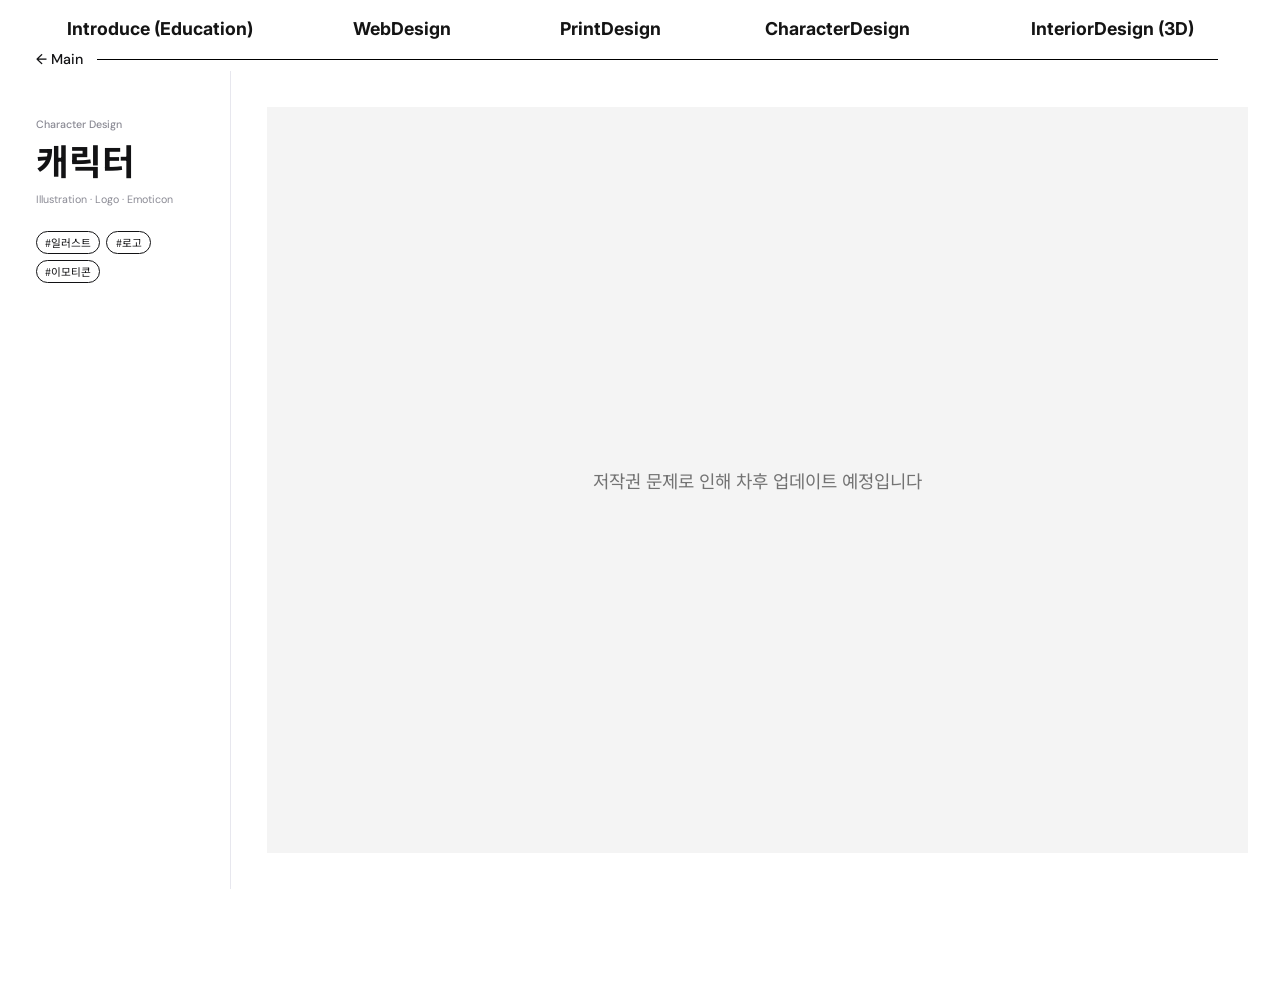
<file: character.html>
<!DOCTYPE html>
<html lang="ko"><head><meta charset="utf-8"><meta name="viewport" content="width=device-width, initial-scale=1">
<title>캐릭터 | 김은혜 포트폴리오</title>
<link rel="preconnect" href="https://fonts.googleapis.com"><link rel="preconnect" href="https://fonts.gstatic.com" crossorigin><link href="https://fonts.googleapis.com/css2?family=DM+Sans:wght@400;500;700&family=Inter:wght@400;700&family=Noto+Sans+KR:wght@400;700&display=swap" rel="stylesheet"><meta property="og:type" content="website"><meta property="og:site_name" content="김은혜 포트폴리오"><meta property="og:title" content="김은혜 포트폴리오"><meta property="og:description" content="웹디자인, 프린트디자인, 캐릭터디자인, 인테리어디자인 - 디자이너 김은혜의 포트폴리오"><meta property="og:image" content="https://gracekim-designer.github.io/portfolio/images/og_image.jpg"><meta property="og:image:width" content="1200"><meta property="og:image:height" content="630"><meta property="og:url" content="https://gracekim-designer.github.io/portfolio/"><meta name="description" content="웹디자인, 프린트디자인, 캐릭터디자인, 인테리어디자인 - 디자이너 김은혜의 포트폴리오"><meta name="twitter:card" content="summary_large_image"><link rel="stylesheet" href="css/style.css?v=2610k"></head>
<body class="subpage"><div class="viewport"><div class="stage" id="stage" style="height:1000px">
<header class="hdr"><div class="hline" style="left:109px;width:1261px"></div><a class="homelink" href="index.html">&larr; Main</a><div class="menu" data-menu="intro" style="left:100px;width:161px"><button type="button" class="mlabel" style="left:-27px;width:215px;text-align:center" aria-expanded="false">Introduce (Education)</button><div class="drop"><span class="conn"></span><i class="dot" style="top:84px"></i><i class="dot" style="top:130px"></i><i class="dot" style="top:176px"></i><a class="sub" href="career.html" style="top:64px"><span>경력</span></a><a class="sub" href="certificate.html" style="top:110px"><span>자격증</span></a><a class="sub" href="lecture.html" style="top:156px"><span>강의</span></a></div></div><div class="menu" data-menu="web" style="left:410px;width:85px"><button type="button" class="mlabel" style="left:-14px;width:113px;text-align:center" aria-expanded="false">WebDesign</button><div class="drop"><span class="conn"></span><i class="dot" style="top:84px"></i><i class="dot" style="top:130px"></i><i class="dot" style="top:176px"></i><a class="sub" href="detail.html" style="top:64px"><span>상세페이지</span></a><a class="sub" href="banner.html" style="top:110px"><span>웹배너</span></a><a class="sub" href="homepage.html" style="top:156px"><span>홈페이지</span></a></div></div><div class="menu" data-menu="print" style="left:644px;width:87px"><button type="button" class="mlabel" style="left:-15px;width:116px;text-align:center" aria-expanded="false">PrintDesign</button><div class="drop"><span class="conn"></span><i class="dot" style="top:84px"></i><i class="dot" style="top:130px"></i><i class="dot" style="top:176px"></i><a class="sub" href="package.html" style="top:64px"><span>패키지</span></a><a class="sub" href="promo.html" style="top:110px"><span>홍보물</span></a><a class="sub" href="exhibition.html" style="top:156px"><span>전시</span></a></div></div><div class="menu" data-menu="char" style="left:880px;width:125px"><button type="button" class="mlabel" style="left:-21px;width:167px;text-align:center" aria-expanded="false">CharacterDesign</button><div class="drop"><span class="conn"></span><i class="dot" style="top:84px"></i><i class="dot" style="top:130px"></i><i class="dot" style="top:176px"></i><a class="sub" href="character.html" style="top:64px"><span>일러스트</span></a><a class="sub" href="character.html" style="top:110px"><span>로고</span></a><a class="sub" href="character.html" style="top:156px"><span>이모티콘</span></a></div></div><div class="menu" data-menu="interior" style="left:1160px;width:208px"><button type="button" class="mlabel" style="left:0px;width:189px;text-align:left" aria-expanded="false">InteriorDesign (3D)</button><div class="drop"><span class="conn"></span><i class="dot" style="top:84px"></i><i class="dot" style="top:130px"></i><i class="dot" style="top:176px"></i><a class="sub" href="interior.html" style="top:64px"><span>인테리어</span></a><a class="sub" href="modeling.html" style="top:110px"><span>모델링</span></a><a class="sub" href="exhibition.html" style="top:156px"><span>전시</span></a></div></div></header>
<aside class="sidebar" style="--hover:#fdf1cc;height:920px"><div class="stag">Character Design</div><h1 class="stitle">캐릭터</h1><div class="ssub">Illustration · Logo · Emoticon</div><div class="chips"><span class="chip" style="left:0px;top:0px;width:73px">#일러스트</span><span class="chip" style="left:79px;top:0px;width:51px">#로고</span><span class="chip" style="left:0px;top:32px;width:73px">#이모티콘</span></div></aside><div class="sdiv" style="height:920px"></div>
<div class="gray" style="left:300px;top:120px;width:1104px;height:840px"></div><div class="notice" style="left:300px;top:120px;width:1104px;height:840px">저작권 문제로 인해 차후 업데이트 예정입니다</div>
</div></div>
<div class="mobile"><header class="mbar"><a class="mlogo" href="index.html">김은혜 <span>Portfolio</span></a><button type="button" class="mburger" aria-label="메뉴 열기" aria-expanded="false"><b></b><b></b><b></b></button></header><nav class="mnav" id="mnav" aria-hidden="true"><a class="mnav-home" href="index.html">Main</a><div class="mnav-cat"><button type="button" class="mnav-btn" aria-expanded="false">Introduce (Education)<i class="mnav-plus"></i></button><div class="mnav-subs"><a href="career.html">경력</a><a href="certificate.html">자격증</a><a href="lecture.html">강의</a></div></div><div class="mnav-cat"><button type="button" class="mnav-btn" aria-expanded="false">WebDesign<i class="mnav-plus"></i></button><div class="mnav-subs"><a href="detail.html">상세페이지</a><a href="banner.html">웹배너</a><a href="homepage.html">홈페이지</a></div></div><div class="mnav-cat"><button type="button" class="mnav-btn" aria-expanded="false">PrintDesign<i class="mnav-plus"></i></button><div class="mnav-subs"><a href="package.html">패키지</a><a href="promo.html">홍보물</a><a href="exhibition.html">전시</a></div></div><div class="mnav-cat"><button type="button" class="mnav-btn" aria-expanded="false">CharacterDesign<i class="mnav-plus"></i></button><div class="mnav-subs"><a href="character.html">일러스트</a><a href="character.html">로고</a><a href="character.html">이모티콘</a></div></div><div class="mnav-cat"><button type="button" class="mnav-btn" aria-expanded="false">InteriorDesign (3D)<i class="mnav-plus"></i></button><div class="mnav-subs"><a href="interior.html">인테리어</a><a href="modeling.html">모델링</a><a href="exhibition.html">전시</a></div></div></nav><main class="mpage"><div class="mhead" style="--hover:#fdf1cc"><div class="mtag">Character Design</div><h1>캐릭터</h1><div class="msub">Illustration · Logo · Emoticon</div><div class="mchips"><div class="mrow"><span class="mchip">#일러스트</span><span class="mchip">#로고</span><span class="mchip">#이모티콘</span></div><div class="mrow ghost" aria-hidden="true"><span class="mchip">#동서식품</span><span class="mchip">#국대떡볶이</span><span class="mchip">#헬라케찹</span><span class="mchip">#농협</span><span class="mchip">#STORM</span><span class="mchip">#온자박</span></div></div></div><div class="mnotice">저작권 문제로 인해 차후 업데이트 예정입니다</div></main></div><script src="js/main.js?v=2610k"></script></body></html>
</file>
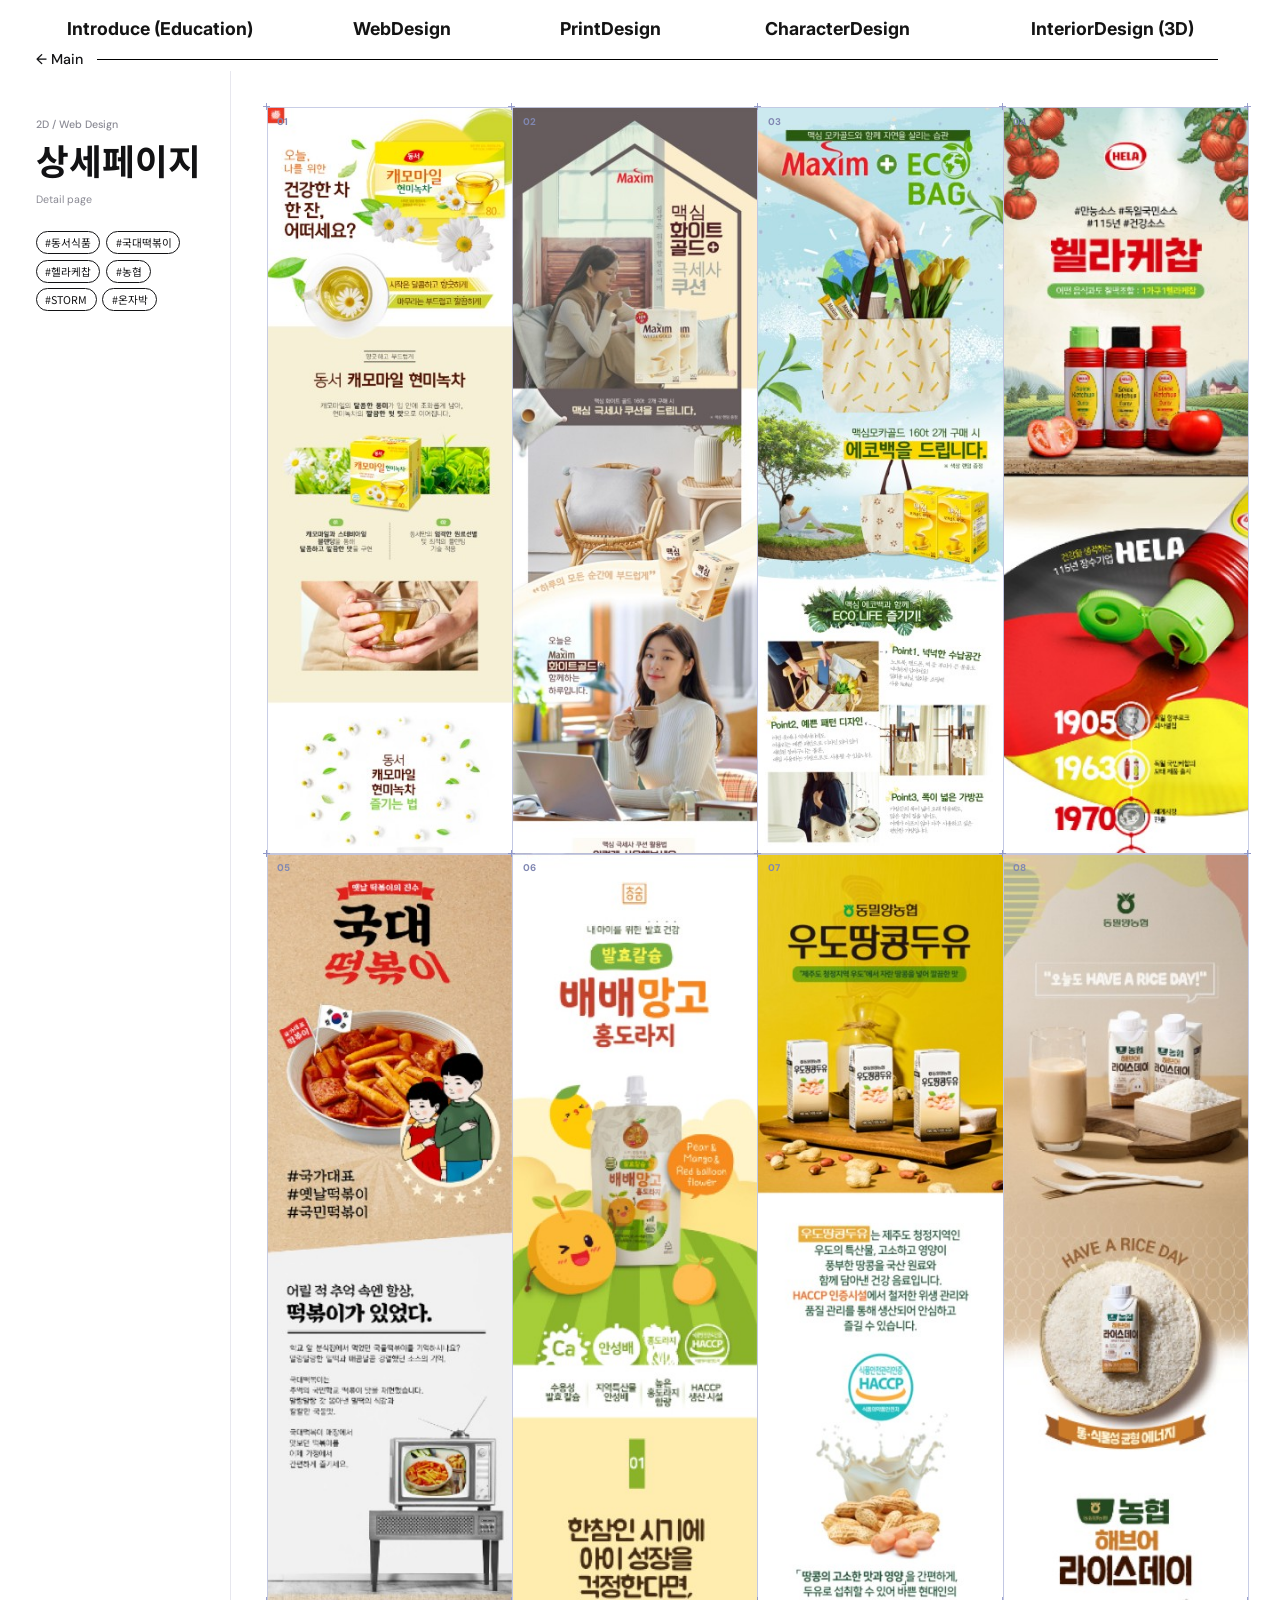
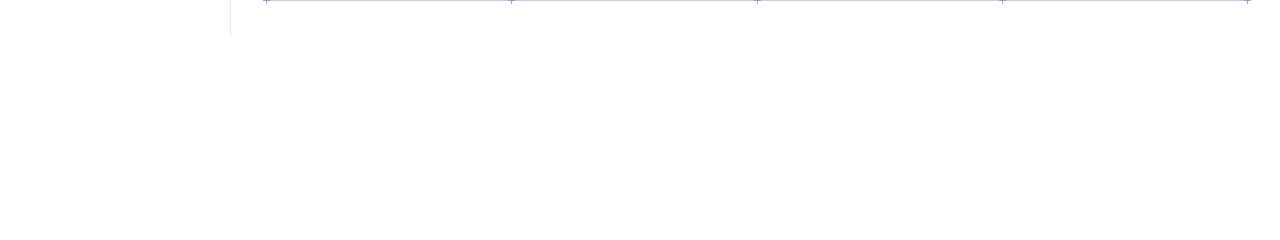
<file: detail.html>
<!DOCTYPE html>
<html lang="ko"><head><meta charset="utf-8"><meta name="viewport" content="width=device-width, initial-scale=1">
<title>상세페이지 | 김은혜 포트폴리오</title>
<link rel="preconnect" href="https://fonts.googleapis.com"><link rel="preconnect" href="https://fonts.gstatic.com" crossorigin><link href="https://fonts.googleapis.com/css2?family=DM+Sans:wght@400;500;700&family=Inter:wght@400;700&family=Noto+Sans+KR:wght@400;700&display=swap" rel="stylesheet"><meta property="og:type" content="website"><meta property="og:site_name" content="김은혜 포트폴리오"><meta property="og:title" content="김은혜 포트폴리오"><meta property="og:description" content="웹디자인, 프린트디자인, 캐릭터디자인, 인테리어디자인 - 디자이너 김은혜의 포트폴리오"><meta property="og:image" content="https://gracekim-designer.github.io/portfolio/images/og_image.jpg"><meta property="og:image:width" content="1200"><meta property="og:image:height" content="630"><meta property="og:url" content="https://gracekim-designer.github.io/portfolio/"><meta name="description" content="웹디자인, 프린트디자인, 캐릭터디자인, 인테리어디자인 - 디자이너 김은혜의 포트폴리오"><meta name="twitter:card" content="summary_large_image"><link rel="stylesheet" href="css/style.css?v=2610k"></head>
<body class="subpage"><div class="viewport"><div class="stage" id="stage" style="height:1840px">
<header class="hdr"><div class="hline" style="left:109px;width:1261px"></div><a class="homelink" href="index.html">&larr; Main</a><div class="menu" data-menu="intro" style="left:100px;width:161px"><button type="button" class="mlabel" style="left:-27px;width:215px;text-align:center" aria-expanded="false">Introduce (Education)</button><div class="drop"><span class="conn"></span><i class="dot" style="top:84px"></i><i class="dot" style="top:130px"></i><i class="dot" style="top:176px"></i><a class="sub" href="career.html" style="top:64px"><span>경력</span></a><a class="sub" href="certificate.html" style="top:110px"><span>자격증</span></a><a class="sub" href="lecture.html" style="top:156px"><span>강의</span></a></div></div><div class="menu" data-menu="web" style="left:410px;width:85px"><button type="button" class="mlabel" style="left:-14px;width:113px;text-align:center" aria-expanded="false">WebDesign</button><div class="drop"><span class="conn"></span><i class="dot" style="top:84px"></i><i class="dot" style="top:130px"></i><i class="dot" style="top:176px"></i><a class="sub" href="detail.html" style="top:64px"><span>상세페이지</span></a><a class="sub" href="banner.html" style="top:110px"><span>웹배너</span></a><a class="sub" href="homepage.html" style="top:156px"><span>홈페이지</span></a></div></div><div class="menu" data-menu="print" style="left:644px;width:87px"><button type="button" class="mlabel" style="left:-15px;width:116px;text-align:center" aria-expanded="false">PrintDesign</button><div class="drop"><span class="conn"></span><i class="dot" style="top:84px"></i><i class="dot" style="top:130px"></i><i class="dot" style="top:176px"></i><a class="sub" href="package.html" style="top:64px"><span>패키지</span></a><a class="sub" href="promo.html" style="top:110px"><span>홍보물</span></a><a class="sub" href="exhibition.html" style="top:156px"><span>전시</span></a></div></div><div class="menu" data-menu="char" style="left:880px;width:125px"><button type="button" class="mlabel" style="left:-21px;width:167px;text-align:center" aria-expanded="false">CharacterDesign</button><div class="drop"><span class="conn"></span><i class="dot" style="top:84px"></i><i class="dot" style="top:130px"></i><i class="dot" style="top:176px"></i><a class="sub" href="character.html" style="top:64px"><span>일러스트</span></a><a class="sub" href="character.html" style="top:110px"><span>로고</span></a><a class="sub" href="character.html" style="top:156px"><span>이모티콘</span></a></div></div><div class="menu" data-menu="interior" style="left:1160px;width:208px"><button type="button" class="mlabel" style="left:0px;width:189px;text-align:left" aria-expanded="false">InteriorDesign (3D)</button><div class="drop"><span class="conn"></span><i class="dot" style="top:84px"></i><i class="dot" style="top:130px"></i><i class="dot" style="top:176px"></i><a class="sub" href="interior.html" style="top:64px"><span>인테리어</span></a><a class="sub" href="modeling.html" style="top:110px"><span>모델링</span></a><a class="sub" href="exhibition.html" style="top:156px"><span>전시</span></a></div></div></header>
<aside class="sidebar" style="--hover:#e5e8f7;height:1760px"><div class="stag">2D / Web Design</div><h1 class="stitle">상세페이지</h1><div class="ssub">Detail page</div><div class="chips"><span class="chip" style="left:0px;top:0px;width:73px">#동서식품</span><span class="chip" style="left:79px;top:0px;width:84px">#국대떡볶이</span><span class="chip" style="left:0px;top:32px;width:73px">#헬라케찹</span><span class="chip" style="left:79px;top:32px;width:51px">#농협</span><span class="chip" style="left:0px;top:64px;width:69px">#STORM</span><span class="chip" style="left:75px;top:64px;width:62px">#온자박</span></div></aside><div class="sdiv" style="height:1760px"></div>
<img class="cell" src="images/cell_111-259.jpg" alt="" style="left:300px;top:120px;width:276px;height:840px"><img class="cell" src="images/cell_111-260.jpg" alt="" style="left:576px;top:120px;width:276px;height:840px"><img class="cell" src="images/cell_111-261.jpg" alt="" style="left:852px;top:120px;width:276px;height:840px"><img class="cell" src="images/cell_111-262.jpg" alt="" style="left:1128px;top:120px;width:276px;height:840px"><img class="cell" src="images/cell_132-299.jpg" alt="" style="left:300px;top:960px;width:276px;height:840px"><img class="cell" src="images/cell_132-302.jpg" alt="" style="left:576px;top:960px;width:276px;height:840px"><img class="cell" src="images/cell_132-305.jpg" alt="" style="left:852px;top:960px;width:276px;height:840px"><img class="cell" src="images/cell_132-308.jpg" alt="" style="left:1128px;top:960px;width:276px;height:840px"><svg class="grid" style="left:296px;top:116px" width="1112" height="848" shape-rendering="crispEdges"><g fill="none" stroke="#c2c7e3"><rect x="4.5" y="4.5" width="276" height="840"/><rect x="280.5" y="4.5" width="276" height="840"/><rect x="556.5" y="4.5" width="276" height="840"/><rect x="832.5" y="4.5" width="276" height="840"/></g><g fill="none" stroke="#8f96c7"><path d="M0 4h8M4 0v8"/><path d="M0 844h8M4 840v8"/><path d="M276 4h8M280 0v8"/><path d="M276 844h8M280 840v8"/><path d="M552 4h8M556 0v8"/><path d="M552 844h8M556 840v8"/><path d="M828 4h8M832 0v8"/><path d="M828 844h8M832 840v8"/><path d="M1104 4h8M1108 0v8"/><path d="M1104 844h8M1108 840v8"/></g></svg><svg class="grid" style="left:296px;top:956px" width="1112" height="848" shape-rendering="crispEdges"><g fill="none" stroke="#c2c7e3"><rect x="4.5" y="4.5" width="276" height="840"/><rect x="280.5" y="4.5" width="276" height="840"/><rect x="556.5" y="4.5" width="276" height="840"/><rect x="832.5" y="4.5" width="276" height="840"/></g><g fill="none" stroke="#8f96c7"><path d="M0 4h8M4 0v8"/><path d="M0 844h8M4 840v8"/><path d="M276 4h8M280 0v8"/><path d="M276 844h8M280 840v8"/><path d="M552 4h8M556 0v8"/><path d="M552 844h8M556 840v8"/><path d="M828 4h8M832 0v8"/><path d="M828 844h8M832 840v8"/><path d="M1104 4h8M1108 0v8"/><path d="M1104 844h8M1108 840v8"/></g></svg><span class="cno" style="left:312px;top:130px;color:#8087b2">01</span><span class="cno" style="left:588px;top:130px;color:#8087b2">02</span><span class="cno" style="left:864px;top:130px;color:#8087b2">03</span><span class="cno" style="left:1140px;top:130px;color:#8087b2">04</span><span class="cno" style="left:312px;top:970px;color:#8087b2">05</span><span class="cno" style="left:588px;top:970px;color:#8087b2">06</span><span class="cno" style="left:864px;top:970px;color:#8087b2">07</span><span class="cno" style="left:1140px;top:970px;color:#8087b2">08</span>
</div></div>
<div class="mobile"><header class="mbar"><a class="mlogo" href="index.html">김은혜 <span>Portfolio</span></a><button type="button" class="mburger" aria-label="메뉴 열기" aria-expanded="false"><b></b><b></b><b></b></button></header><nav class="mnav" id="mnav" aria-hidden="true"><a class="mnav-home" href="index.html">Main</a><div class="mnav-cat"><button type="button" class="mnav-btn" aria-expanded="false">Introduce (Education)<i class="mnav-plus"></i></button><div class="mnav-subs"><a href="career.html">경력</a><a href="certificate.html">자격증</a><a href="lecture.html">강의</a></div></div><div class="mnav-cat"><button type="button" class="mnav-btn" aria-expanded="false">WebDesign<i class="mnav-plus"></i></button><div class="mnav-subs"><a href="detail.html">상세페이지</a><a href="banner.html">웹배너</a><a href="homepage.html">홈페이지</a></div></div><div class="mnav-cat"><button type="button" class="mnav-btn" aria-expanded="false">PrintDesign<i class="mnav-plus"></i></button><div class="mnav-subs"><a href="package.html">패키지</a><a href="promo.html">홍보물</a><a href="exhibition.html">전시</a></div></div><div class="mnav-cat"><button type="button" class="mnav-btn" aria-expanded="false">CharacterDesign<i class="mnav-plus"></i></button><div class="mnav-subs"><a href="character.html">일러스트</a><a href="character.html">로고</a><a href="character.html">이모티콘</a></div></div><div class="mnav-cat"><button type="button" class="mnav-btn" aria-expanded="false">InteriorDesign (3D)<i class="mnav-plus"></i></button><div class="mnav-subs"><a href="interior.html">인테리어</a><a href="modeling.html">모델링</a><a href="exhibition.html">전시</a></div></div></nav><main class="mpage"><div class="mhead" style="--hover:#e5e8f7"><div class="mtag">2D / Web Design</div><h1>상세페이지</h1><div class="msub">Detail page</div><div class="mchips"><div class="mrow"><span class="mchip">#동서식품</span><span class="mchip">#국대떡볶이</span><span class="mchip">#헬라케찹</span><span class="mchip">#농협</span><span class="mchip">#STORM</span><span class="mchip">#온자박</span></div><div class="mrow ghost" aria-hidden="true"><span class="mchip">#동서식품</span><span class="mchip">#국대떡볶이</span><span class="mchip">#헬라케찹</span><span class="mchip">#농협</span><span class="mchip">#STORM</span><span class="mchip">#온자박</span></div></div></div><div class="mgrid"><div class="mcell" style="aspect-ratio:276/840"><img src="images/cell_111-259.jpg" alt="" loading="lazy"><span class="mno" style="color:#8087b2">01</span></div><div class="mcell" style="aspect-ratio:276/840"><img src="images/cell_111-260.jpg" alt="" loading="lazy"><span class="mno" style="color:#8087b2">02</span></div><div class="mcell" style="aspect-ratio:276/840"><img src="images/cell_111-261.jpg" alt="" loading="lazy"><span class="mno" style="color:#8087b2">03</span></div><div class="mcell" style="aspect-ratio:276/840"><img src="images/cell_111-262.jpg" alt="" loading="lazy"><span class="mno" style="color:#8087b2">04</span></div><div class="mcell" style="aspect-ratio:276/840"><img src="images/cell_132-299.jpg" alt="" loading="lazy"><span class="mno" style="color:#8087b2">05</span></div><div class="mcell" style="aspect-ratio:276/840"><img src="images/cell_132-302.jpg" alt="" loading="lazy"><span class="mno" style="color:#8087b2">06</span></div><div class="mcell" style="aspect-ratio:276/840"><img src="images/cell_132-305.jpg" alt="" loading="lazy"><span class="mno" style="color:#8087b2">07</span></div><div class="mcell" style="aspect-ratio:276/840"><img src="images/cell_132-308.jpg" alt="" loading="lazy"><span class="mno" style="color:#8087b2">08</span></div></div></main></div><script src="js/main.js?v=2610k"></script></body></html>
</file>
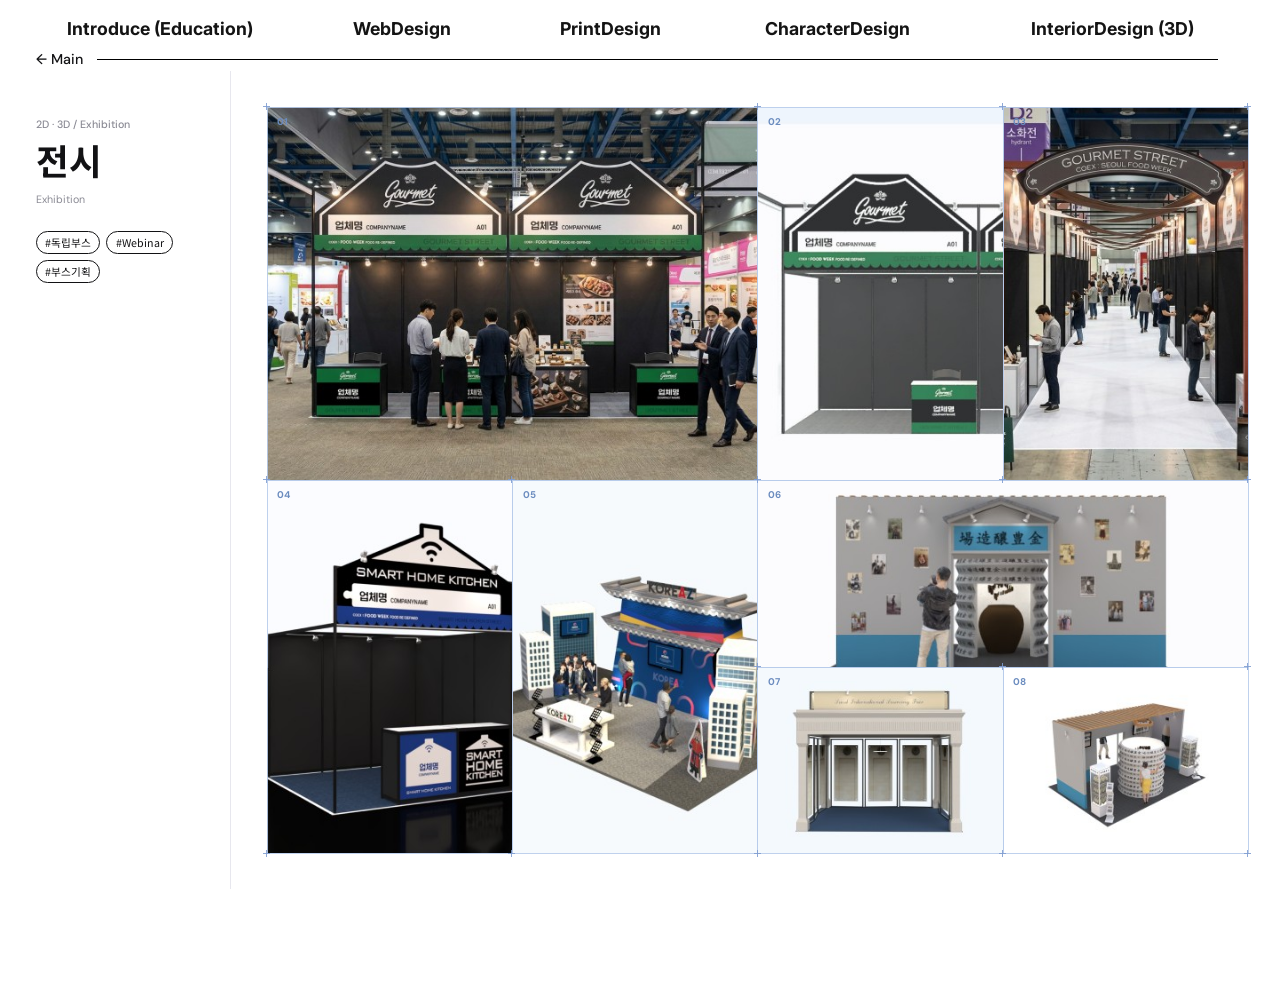
<file: exhibition.html>
<!DOCTYPE html>
<html lang="ko"><head><meta charset="utf-8"><meta name="viewport" content="width=device-width, initial-scale=1">
<title>전시 | 김은혜 포트폴리오</title>
<link rel="preconnect" href="https://fonts.googleapis.com"><link rel="preconnect" href="https://fonts.gstatic.com" crossorigin><link href="https://fonts.googleapis.com/css2?family=DM+Sans:wght@400;500;700&family=Inter:wght@400;700&family=Noto+Sans+KR:wght@400;700&display=swap" rel="stylesheet"><meta property="og:type" content="website"><meta property="og:site_name" content="김은혜 포트폴리오"><meta property="og:title" content="김은혜 포트폴리오"><meta property="og:description" content="웹디자인, 프린트디자인, 캐릭터디자인, 인테리어디자인 - 디자이너 김은혜의 포트폴리오"><meta property="og:image" content="https://gracekim-designer.github.io/portfolio/images/og_image.jpg"><meta property="og:image:width" content="1200"><meta property="og:image:height" content="630"><meta property="og:url" content="https://gracekim-designer.github.io/portfolio/"><meta name="description" content="웹디자인, 프린트디자인, 캐릭터디자인, 인테리어디자인 - 디자이너 김은혜의 포트폴리오"><meta name="twitter:card" content="summary_large_image"><link rel="stylesheet" href="css/style.css?v=2610k"></head>
<body class="subpage"><div class="viewport"><div class="stage" id="stage" style="height:1000px">
<header class="hdr"><div class="hline" style="left:109px;width:1261px"></div><a class="homelink" href="index.html">&larr; Main</a><div class="menu" data-menu="intro" style="left:100px;width:161px"><button type="button" class="mlabel" style="left:-27px;width:215px;text-align:center" aria-expanded="false">Introduce (Education)</button><div class="drop"><span class="conn"></span><i class="dot" style="top:84px"></i><i class="dot" style="top:130px"></i><i class="dot" style="top:176px"></i><a class="sub" href="career.html" style="top:64px"><span>경력</span></a><a class="sub" href="certificate.html" style="top:110px"><span>자격증</span></a><a class="sub" href="lecture.html" style="top:156px"><span>강의</span></a></div></div><div class="menu" data-menu="web" style="left:410px;width:85px"><button type="button" class="mlabel" style="left:-14px;width:113px;text-align:center" aria-expanded="false">WebDesign</button><div class="drop"><span class="conn"></span><i class="dot" style="top:84px"></i><i class="dot" style="top:130px"></i><i class="dot" style="top:176px"></i><a class="sub" href="detail.html" style="top:64px"><span>상세페이지</span></a><a class="sub" href="banner.html" style="top:110px"><span>웹배너</span></a><a class="sub" href="homepage.html" style="top:156px"><span>홈페이지</span></a></div></div><div class="menu" data-menu="print" style="left:644px;width:87px"><button type="button" class="mlabel" style="left:-15px;width:116px;text-align:center" aria-expanded="false">PrintDesign</button><div class="drop"><span class="conn"></span><i class="dot" style="top:84px"></i><i class="dot" style="top:130px"></i><i class="dot" style="top:176px"></i><a class="sub" href="package.html" style="top:64px"><span>패키지</span></a><a class="sub" href="promo.html" style="top:110px"><span>홍보물</span></a><a class="sub" href="exhibition.html" style="top:156px"><span>전시</span></a></div></div><div class="menu" data-menu="char" style="left:880px;width:125px"><button type="button" class="mlabel" style="left:-21px;width:167px;text-align:center" aria-expanded="false">CharacterDesign</button><div class="drop"><span class="conn"></span><i class="dot" style="top:84px"></i><i class="dot" style="top:130px"></i><i class="dot" style="top:176px"></i><a class="sub" href="character.html" style="top:64px"><span>일러스트</span></a><a class="sub" href="character.html" style="top:110px"><span>로고</span></a><a class="sub" href="character.html" style="top:156px"><span>이모티콘</span></a></div></div><div class="menu" data-menu="interior" style="left:1160px;width:208px"><button type="button" class="mlabel" style="left:0px;width:189px;text-align:left" aria-expanded="false">InteriorDesign (3D)</button><div class="drop"><span class="conn"></span><i class="dot" style="top:84px"></i><i class="dot" style="top:130px"></i><i class="dot" style="top:176px"></i><a class="sub" href="interior.html" style="top:64px"><span>인테리어</span></a><a class="sub" href="modeling.html" style="top:110px"><span>모델링</span></a><a class="sub" href="exhibition.html" style="top:156px"><span>전시</span></a></div></div></header>
<aside class="sidebar" style="--hover:#deebfa;height:920px"><div class="stag">2D · 3D / Exhibition</div><h1 class="stitle">전시</h1><div class="ssub">Exhibition</div><div class="chips"><span class="chip" style="left:0px;top:0px;width:73px">#독립부스</span><span class="chip" style="left:79px;top:0px;width:76px">#Webinar</span><span class="chip" style="left:0px;top:32px;width:73px">#부스기획</span></div></aside><div class="sdiv" style="height:920px"></div>
<img class="cell" src="images/cell_111-414.jpg" alt="" style="left:300px;top:120px;width:552px;height:420px"><img class="cell" src="images/cell_111-415.jpg" alt="" style="left:852px;top:120px;width:276px;height:420px"><img class="cell" src="images/cell_111-416.jpg" alt="" style="left:1128px;top:120px;width:276px;height:420px"><img class="cell" src="images/cell_111-417.jpg" alt="" style="left:300px;top:540px;width:276px;height:420px"><img class="cell" src="images/cell_111-418.jpg" alt="" style="left:576px;top:540px;width:276px;height:420px"><img class="cell" src="images/cell_111-419.jpg" alt="" style="left:852px;top:540px;width:552px;height:210px"><img class="cell" src="images/cell_111-420.jpg" alt="" style="left:852px;top:750px;width:276px;height:210px"><img class="cell" src="images/cell_111-421.jpg" alt="" style="left:1128px;top:750px;width:276px;height:210px"><svg class="grid" style="left:296px;top:116px" width="1112" height="848" shape-rendering="crispEdges"><g fill="none" stroke="#b8cceb"><rect x="4.5" y="4.5" width="552" height="420"/><rect x="556.5" y="4.5" width="276" height="420"/><rect x="832.5" y="4.5" width="276" height="420"/><rect x="4.5" y="424.5" width="276" height="420"/><rect x="280.5" y="424.5" width="276" height="420"/><rect x="556.5" y="424.5" width="552" height="210"/><rect x="556.5" y="634.5" width="276" height="210"/><rect x="832.5" y="634.5" width="276" height="210"/></g><g fill="none" stroke="#809ed1"><path d="M0 4h8M4 0v8"/><path d="M0 424h8M4 420v8"/><path d="M0 844h8M4 840v8"/><path d="M276 424h8M280 420v8"/><path d="M276 844h8M280 840v8"/><path d="M552 4h8M556 0v8"/><path d="M552 424h8M556 420v8"/><path d="M552 634h8M556 630v8"/><path d="M552 844h8M556 840v8"/><path d="M828 4h8M832 0v8"/><path d="M828 424h8M832 420v8"/><path d="M828 634h8M832 630v8"/><path d="M828 844h8M832 840v8"/><path d="M1104 4h8M1108 0v8"/><path d="M1104 424h8M1108 420v8"/><path d="M1104 634h8M1108 630v8"/><path d="M1104 844h8M1108 840v8"/></g></svg><span class="cno" style="left:312px;top:130px;color:#6b8cbf">01</span><span class="cno" style="left:864px;top:130px;color:#6b8cbf">02</span><span class="cno" style="left:1140px;top:130px;color:#6b8cbf">03</span><span class="cno" style="left:312px;top:550px;color:#6b8cbf">04</span><span class="cno" style="left:588px;top:550px;color:#6b8cbf">05</span><span class="cno" style="left:864px;top:550px;color:#6b8cbf">06</span><span class="cno" style="left:864px;top:760px;color:#6b8cbf">07</span><span class="cno" style="left:1140px;top:760px;color:#6b8cbf">08</span>
</div></div>
<div class="mobile"><header class="mbar"><a class="mlogo" href="index.html">김은혜 <span>Portfolio</span></a><button type="button" class="mburger" aria-label="메뉴 열기" aria-expanded="false"><b></b><b></b><b></b></button></header><nav class="mnav" id="mnav" aria-hidden="true"><a class="mnav-home" href="index.html">Main</a><div class="mnav-cat"><button type="button" class="mnav-btn" aria-expanded="false">Introduce (Education)<i class="mnav-plus"></i></button><div class="mnav-subs"><a href="career.html">경력</a><a href="certificate.html">자격증</a><a href="lecture.html">강의</a></div></div><div class="mnav-cat"><button type="button" class="mnav-btn" aria-expanded="false">WebDesign<i class="mnav-plus"></i></button><div class="mnav-subs"><a href="detail.html">상세페이지</a><a href="banner.html">웹배너</a><a href="homepage.html">홈페이지</a></div></div><div class="mnav-cat"><button type="button" class="mnav-btn" aria-expanded="false">PrintDesign<i class="mnav-plus"></i></button><div class="mnav-subs"><a href="package.html">패키지</a><a href="promo.html">홍보물</a><a href="exhibition.html">전시</a></div></div><div class="mnav-cat"><button type="button" class="mnav-btn" aria-expanded="false">CharacterDesign<i class="mnav-plus"></i></button><div class="mnav-subs"><a href="character.html">일러스트</a><a href="character.html">로고</a><a href="character.html">이모티콘</a></div></div><div class="mnav-cat"><button type="button" class="mnav-btn" aria-expanded="false">InteriorDesign (3D)<i class="mnav-plus"></i></button><div class="mnav-subs"><a href="interior.html">인테리어</a><a href="modeling.html">모델링</a><a href="exhibition.html">전시</a></div></div></nav><main class="mpage"><div class="mhead" style="--hover:#deebfa"><div class="mtag">2D · 3D / Exhibition</div><h1>전시</h1><div class="msub">Exhibition</div><div class="mchips"><div class="mrow"><span class="mchip">#독립부스</span><span class="mchip">#Webinar</span><span class="mchip">#부스기획</span></div><div class="mrow ghost" aria-hidden="true"><span class="mchip">#동서식품</span><span class="mchip">#국대떡볶이</span><span class="mchip">#헬라케찹</span><span class="mchip">#농협</span><span class="mchip">#STORM</span><span class="mchip">#온자박</span></div></div></div><div class="mgrid"><div class="mcell span2" style="aspect-ratio:552/420"><img src="images/cell_111-414.jpg" alt="" loading="lazy"><span class="mno" style="color:#6b8cbf">01</span></div><div class="mcell" style="aspect-ratio:276/420"><img src="images/cell_111-415.jpg" alt="" loading="lazy"><span class="mno" style="color:#6b8cbf">02</span></div><div class="mcell" style="aspect-ratio:276/420"><img src="images/cell_111-416.jpg" alt="" loading="lazy"><span class="mno" style="color:#6b8cbf">03</span></div><div class="mcell" style="aspect-ratio:276/420"><img src="images/cell_111-417.jpg" alt="" loading="lazy"><span class="mno" style="color:#6b8cbf">04</span></div><div class="mcell" style="aspect-ratio:276/420"><img src="images/cell_111-418.jpg" alt="" loading="lazy"><span class="mno" style="color:#6b8cbf">05</span></div><div class="mcell span2" style="aspect-ratio:552/210"><img src="images/cell_111-419.jpg" alt="" loading="lazy"><span class="mno" style="color:#6b8cbf">06</span></div><div class="mcell" style="aspect-ratio:276/210"><img src="images/cell_111-420.jpg" alt="" loading="lazy"><span class="mno" style="color:#6b8cbf">07</span></div><div class="mcell" style="aspect-ratio:276/210"><img src="images/cell_111-421.jpg" alt="" loading="lazy"><span class="mno" style="color:#6b8cbf">08</span></div></div></main></div><script src="js/main.js?v=2610k"></script></body></html>
</file>
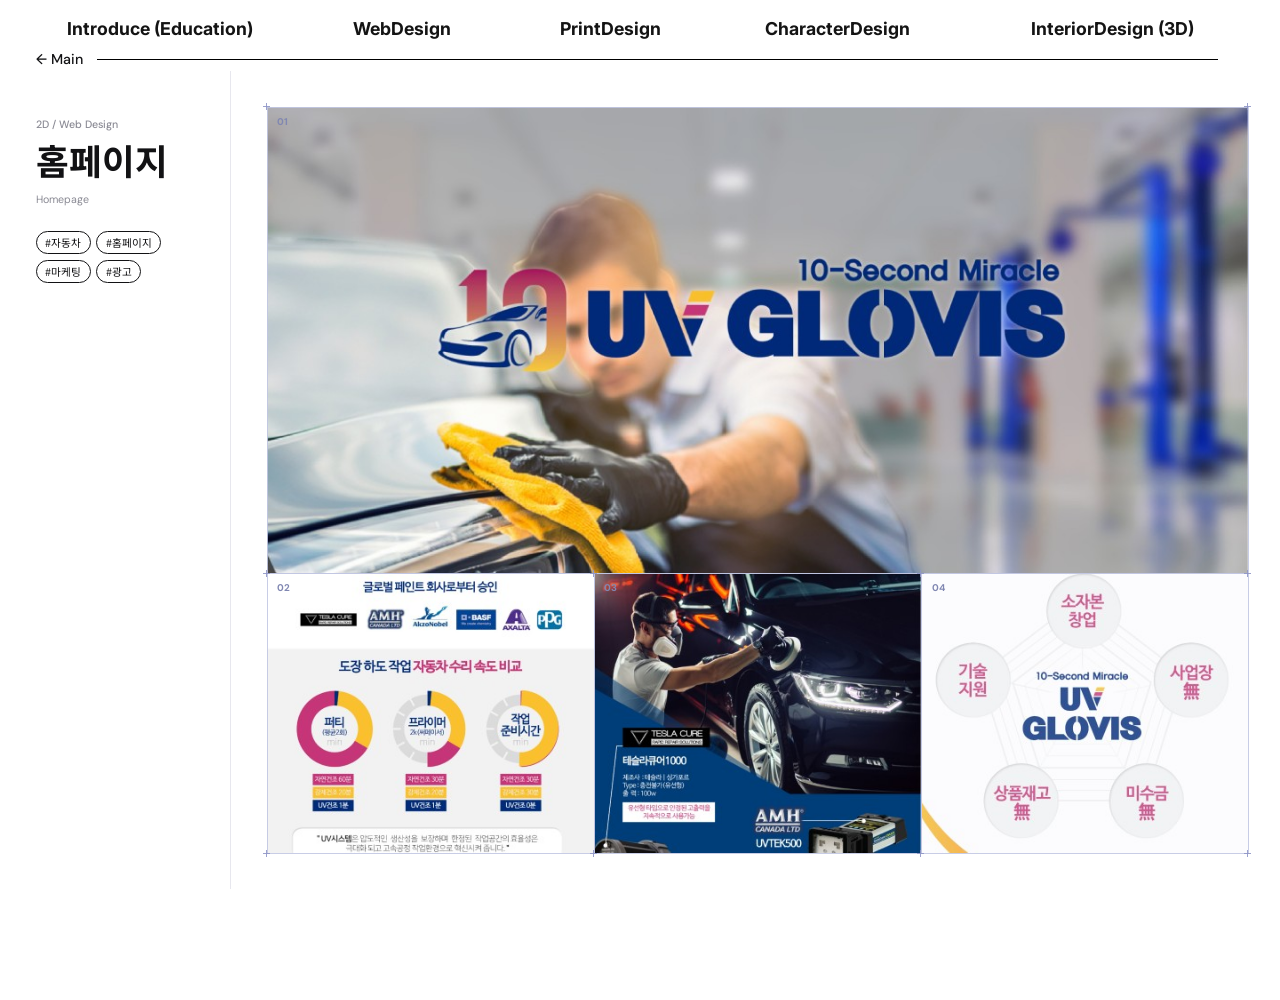
<file: homepage.html>
<!DOCTYPE html>
<html lang="ko"><head><meta charset="utf-8"><meta name="viewport" content="width=device-width, initial-scale=1">
<title>홈페이지 | 김은혜 포트폴리오</title>
<link rel="preconnect" href="https://fonts.googleapis.com"><link rel="preconnect" href="https://fonts.gstatic.com" crossorigin><link href="https://fonts.googleapis.com/css2?family=DM+Sans:wght@400;500;700&family=Inter:wght@400;700&family=Noto+Sans+KR:wght@400;700&display=swap" rel="stylesheet"><meta property="og:type" content="website"><meta property="og:site_name" content="김은혜 포트폴리오"><meta property="og:title" content="김은혜 포트폴리오"><meta property="og:description" content="웹디자인, 프린트디자인, 캐릭터디자인, 인테리어디자인 - 디자이너 김은혜의 포트폴리오"><meta property="og:image" content="https://gracekim-designer.github.io/portfolio/images/og_image.jpg"><meta property="og:image:width" content="1200"><meta property="og:image:height" content="630"><meta property="og:url" content="https://gracekim-designer.github.io/portfolio/"><meta name="description" content="웹디자인, 프린트디자인, 캐릭터디자인, 인테리어디자인 - 디자이너 김은혜의 포트폴리오"><meta name="twitter:card" content="summary_large_image"><link rel="stylesheet" href="css/style.css?v=2610k"></head>
<body class="subpage"><div class="viewport"><div class="stage" id="stage" style="height:1000px">
<header class="hdr"><div class="hline" style="left:109px;width:1261px"></div><a class="homelink" href="index.html">&larr; Main</a><div class="menu" data-menu="intro" style="left:100px;width:161px"><button type="button" class="mlabel" style="left:-27px;width:215px;text-align:center" aria-expanded="false">Introduce (Education)</button><div class="drop"><span class="conn"></span><i class="dot" style="top:84px"></i><i class="dot" style="top:130px"></i><i class="dot" style="top:176px"></i><a class="sub" href="career.html" style="top:64px"><span>경력</span></a><a class="sub" href="certificate.html" style="top:110px"><span>자격증</span></a><a class="sub" href="lecture.html" style="top:156px"><span>강의</span></a></div></div><div class="menu" data-menu="web" style="left:410px;width:85px"><button type="button" class="mlabel" style="left:-14px;width:113px;text-align:center" aria-expanded="false">WebDesign</button><div class="drop"><span class="conn"></span><i class="dot" style="top:84px"></i><i class="dot" style="top:130px"></i><i class="dot" style="top:176px"></i><a class="sub" href="detail.html" style="top:64px"><span>상세페이지</span></a><a class="sub" href="banner.html" style="top:110px"><span>웹배너</span></a><a class="sub" href="homepage.html" style="top:156px"><span>홈페이지</span></a></div></div><div class="menu" data-menu="print" style="left:644px;width:87px"><button type="button" class="mlabel" style="left:-15px;width:116px;text-align:center" aria-expanded="false">PrintDesign</button><div class="drop"><span class="conn"></span><i class="dot" style="top:84px"></i><i class="dot" style="top:130px"></i><i class="dot" style="top:176px"></i><a class="sub" href="package.html" style="top:64px"><span>패키지</span></a><a class="sub" href="promo.html" style="top:110px"><span>홍보물</span></a><a class="sub" href="exhibition.html" style="top:156px"><span>전시</span></a></div></div><div class="menu" data-menu="char" style="left:880px;width:125px"><button type="button" class="mlabel" style="left:-21px;width:167px;text-align:center" aria-expanded="false">CharacterDesign</button><div class="drop"><span class="conn"></span><i class="dot" style="top:84px"></i><i class="dot" style="top:130px"></i><i class="dot" style="top:176px"></i><a class="sub" href="character.html" style="top:64px"><span>일러스트</span></a><a class="sub" href="character.html" style="top:110px"><span>로고</span></a><a class="sub" href="character.html" style="top:156px"><span>이모티콘</span></a></div></div><div class="menu" data-menu="interior" style="left:1160px;width:208px"><button type="button" class="mlabel" style="left:0px;width:189px;text-align:left" aria-expanded="false">InteriorDesign (3D)</button><div class="drop"><span class="conn"></span><i class="dot" style="top:84px"></i><i class="dot" style="top:130px"></i><i class="dot" style="top:176px"></i><a class="sub" href="interior.html" style="top:64px"><span>인테리어</span></a><a class="sub" href="modeling.html" style="top:110px"><span>모델링</span></a><a class="sub" href="exhibition.html" style="top:156px"><span>전시</span></a></div></div></header>
<aside class="sidebar" style="--hover:#e5e8f7;height:920px"><div class="stag">2D / Web Design</div><h1 class="stitle">홈페이지</h1><div class="ssub">Homepage</div><div class="chips"><span class="chip" style="left:0px;top:0px;width:62px">#자동차</span><span class="chip" style="left:68px;top:0px;width:73px">#홈페이지</span><span class="chip" style="left:0px;top:32px;width:62px">#마케팅</span><span class="chip" style="left:68px;top:32px;width:51px">#광고</span></div></aside><div class="sdiv" style="height:920px"></div>
<img class="cell" src="images/cell_111-328.jpg" alt="" style="left:300px;top:120px;width:1104px;height:525px"><img class="cell" src="images/cell_111-329.jpg" alt="" style="left:300px;top:645px;width:368px;height:315px"><img class="cell" src="images/cell_111-330.jpg" alt="" style="left:668px;top:645px;width:368px;height:315px"><img class="cell" src="images/cell_111-331.jpg" alt="" style="left:1036px;top:645px;width:368px;height:315px"><svg class="grid" style="left:296px;top:116px" width="1112" height="848" shape-rendering="crispEdges"><g fill="none" stroke="#c2c7e3"><rect x="4.5" y="4.5" width="1104" height="525"/><rect x="4.5" y="529.5" width="368" height="315"/><rect x="372.5" y="529.5" width="368" height="315"/><rect x="740.5" y="529.5" width="368" height="315"/></g><g fill="none" stroke="#8f96c7"><path d="M0 4h8M4 0v8"/><path d="M0 529h8M4 525v8"/><path d="M0 844h8M4 840v8"/><path d="M368 529h8M372 525v8"/><path d="M368 844h8M372 840v8"/><path d="M736 529h8M740 525v8"/><path d="M736 844h8M740 840v8"/><path d="M1104 4h8M1108 0v8"/><path d="M1104 529h8M1108 525v8"/><path d="M1104 844h8M1108 840v8"/></g></svg><span class="cno" style="left:312px;top:130px;color:#8087b2">01</span><span class="cno" style="left:312px;top:655px;color:#8087b2">02</span><span class="cno" style="left:680px;top:655px;color:#8087b2">03</span><span class="cno" style="left:1048px;top:655px;color:#8087b2">04</span>
</div></div>
<div class="mobile"><header class="mbar"><a class="mlogo" href="index.html">김은혜 <span>Portfolio</span></a><button type="button" class="mburger" aria-label="메뉴 열기" aria-expanded="false"><b></b><b></b><b></b></button></header><nav class="mnav" id="mnav" aria-hidden="true"><a class="mnav-home" href="index.html">Main</a><div class="mnav-cat"><button type="button" class="mnav-btn" aria-expanded="false">Introduce (Education)<i class="mnav-plus"></i></button><div class="mnav-subs"><a href="career.html">경력</a><a href="certificate.html">자격증</a><a href="lecture.html">강의</a></div></div><div class="mnav-cat"><button type="button" class="mnav-btn" aria-expanded="false">WebDesign<i class="mnav-plus"></i></button><div class="mnav-subs"><a href="detail.html">상세페이지</a><a href="banner.html">웹배너</a><a href="homepage.html">홈페이지</a></div></div><div class="mnav-cat"><button type="button" class="mnav-btn" aria-expanded="false">PrintDesign<i class="mnav-plus"></i></button><div class="mnav-subs"><a href="package.html">패키지</a><a href="promo.html">홍보물</a><a href="exhibition.html">전시</a></div></div><div class="mnav-cat"><button type="button" class="mnav-btn" aria-expanded="false">CharacterDesign<i class="mnav-plus"></i></button><div class="mnav-subs"><a href="character.html">일러스트</a><a href="character.html">로고</a><a href="character.html">이모티콘</a></div></div><div class="mnav-cat"><button type="button" class="mnav-btn" aria-expanded="false">InteriorDesign (3D)<i class="mnav-plus"></i></button><div class="mnav-subs"><a href="interior.html">인테리어</a><a href="modeling.html">모델링</a><a href="exhibition.html">전시</a></div></div></nav><main class="mpage"><div class="mhead" style="--hover:#e5e8f7"><div class="mtag">2D / Web Design</div><h1>홈페이지</h1><div class="msub">Homepage</div><div class="mchips"><div class="mrow"><span class="mchip">#자동차</span><span class="mchip">#홈페이지</span><span class="mchip">#마케팅</span><span class="mchip">#광고</span></div><div class="mrow ghost" aria-hidden="true"><span class="mchip">#동서식품</span><span class="mchip">#국대떡볶이</span><span class="mchip">#헬라케찹</span><span class="mchip">#농협</span><span class="mchip">#STORM</span><span class="mchip">#온자박</span></div></div></div><div class="mgrid"><div class="mcell span2" style="aspect-ratio:1104/525"><img src="images/cell_111-328.jpg" alt="" loading="lazy"><span class="mno" style="color:#8087b2">01</span></div><div class="mcell" style="aspect-ratio:368/315"><img src="images/cell_111-329.jpg" alt="" loading="lazy"><span class="mno" style="color:#8087b2">02</span></div><div class="mcell" style="aspect-ratio:368/315"><img src="images/cell_111-330.jpg" alt="" loading="lazy"><span class="mno" style="color:#8087b2">03</span></div><div class="mcell span2" style="aspect-ratio:368/315"><img src="images/cell_111-331.jpg" alt="" loading="lazy"><span class="mno" style="color:#8087b2">04</span></div></div></main></div><script src="js/main.js?v=2610k"></script></body></html>
</file>
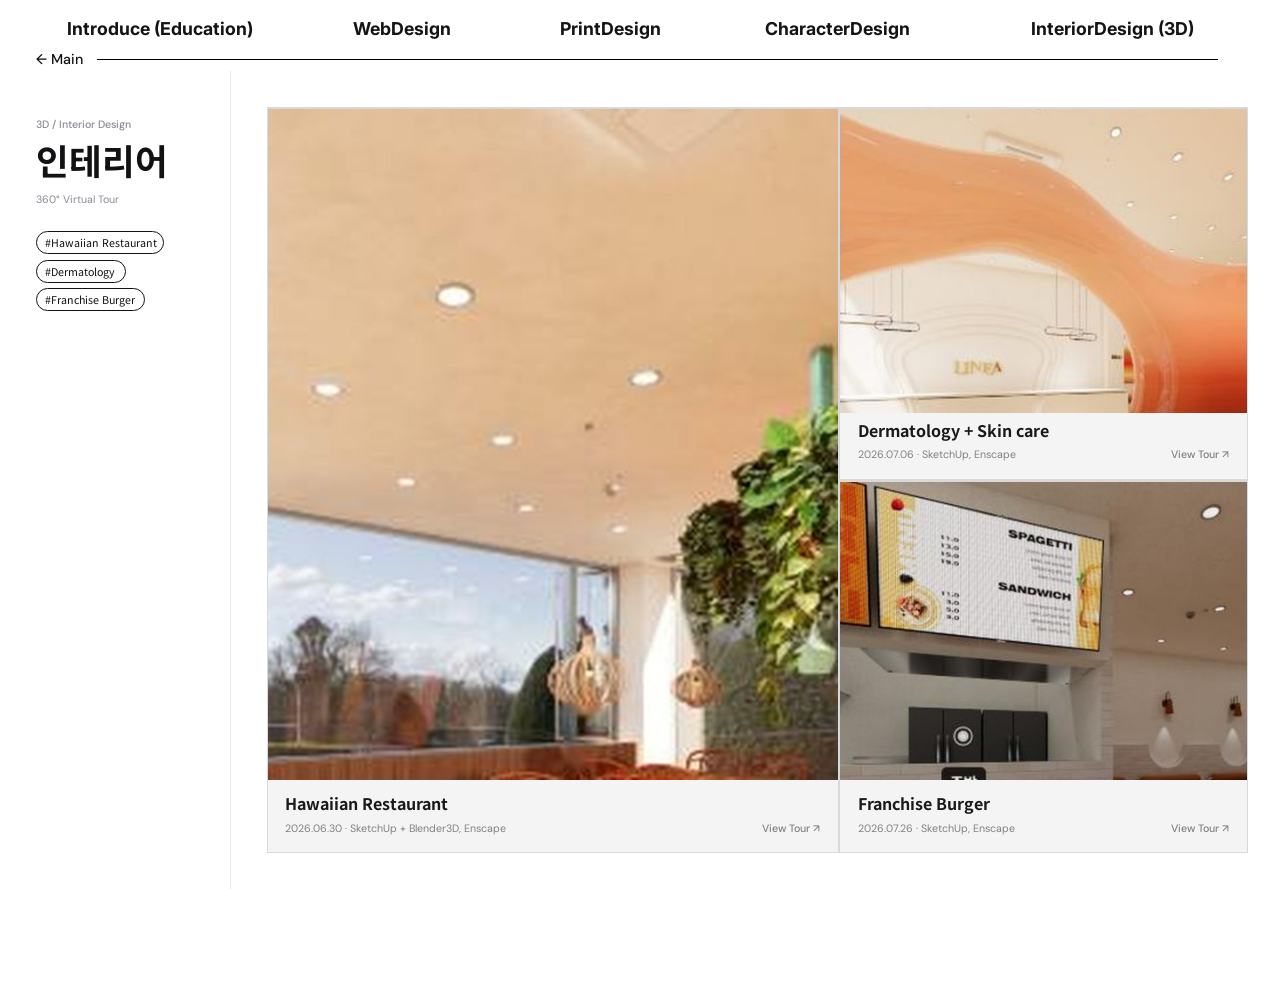
<file: interior.html>
<!DOCTYPE html>
<html lang="ko"><head><meta charset="utf-8"><meta name="viewport" content="width=device-width, initial-scale=1">
<title>인테리어 | 김은혜 포트폴리오</title>
<link rel="preconnect" href="https://fonts.googleapis.com"><link rel="preconnect" href="https://fonts.gstatic.com" crossorigin><link href="https://fonts.googleapis.com/css2?family=DM+Sans:wght@400;500;700&family=Inter:wght@400;700&family=Noto+Sans+KR:wght@400;700&display=swap" rel="stylesheet"><meta property="og:type" content="website"><meta property="og:site_name" content="김은혜 포트폴리오"><meta property="og:title" content="김은혜 포트폴리오"><meta property="og:description" content="웹디자인, 프린트디자인, 캐릭터디자인, 인테리어디자인 - 디자이너 김은혜의 포트폴리오"><meta property="og:image" content="https://gracekim-designer.github.io/portfolio/images/og_image.jpg"><meta property="og:image:width" content="1200"><meta property="og:image:height" content="630"><meta property="og:url" content="https://gracekim-designer.github.io/portfolio/"><meta name="description" content="웹디자인, 프린트디자인, 캐릭터디자인, 인테리어디자인 - 디자이너 김은혜의 포트폴리오"><meta name="twitter:card" content="summary_large_image"><link rel="stylesheet" href="css/style.css?v=2610k"></head>
<body class="subpage"><div class="viewport"><div class="stage" id="stage" style="height:1000px">
<header class="hdr"><div class="hline" style="left:109px;width:1261px"></div><a class="homelink" href="index.html">&larr; Main</a><div class="menu" data-menu="intro" style="left:100px;width:161px"><button type="button" class="mlabel" style="left:-27px;width:215px;text-align:center" aria-expanded="false">Introduce (Education)</button><div class="drop"><span class="conn"></span><i class="dot" style="top:84px"></i><i class="dot" style="top:130px"></i><i class="dot" style="top:176px"></i><a class="sub" href="career.html" style="top:64px"><span>경력</span></a><a class="sub" href="certificate.html" style="top:110px"><span>자격증</span></a><a class="sub" href="lecture.html" style="top:156px"><span>강의</span></a></div></div><div class="menu" data-menu="web" style="left:410px;width:85px"><button type="button" class="mlabel" style="left:-14px;width:113px;text-align:center" aria-expanded="false">WebDesign</button><div class="drop"><span class="conn"></span><i class="dot" style="top:84px"></i><i class="dot" style="top:130px"></i><i class="dot" style="top:176px"></i><a class="sub" href="detail.html" style="top:64px"><span>상세페이지</span></a><a class="sub" href="banner.html" style="top:110px"><span>웹배너</span></a><a class="sub" href="homepage.html" style="top:156px"><span>홈페이지</span></a></div></div><div class="menu" data-menu="print" style="left:644px;width:87px"><button type="button" class="mlabel" style="left:-15px;width:116px;text-align:center" aria-expanded="false">PrintDesign</button><div class="drop"><span class="conn"></span><i class="dot" style="top:84px"></i><i class="dot" style="top:130px"></i><i class="dot" style="top:176px"></i><a class="sub" href="package.html" style="top:64px"><span>패키지</span></a><a class="sub" href="promo.html" style="top:110px"><span>홍보물</span></a><a class="sub" href="exhibition.html" style="top:156px"><span>전시</span></a></div></div><div class="menu" data-menu="char" style="left:880px;width:125px"><button type="button" class="mlabel" style="left:-21px;width:167px;text-align:center" aria-expanded="false">CharacterDesign</button><div class="drop"><span class="conn"></span><i class="dot" style="top:84px"></i><i class="dot" style="top:130px"></i><i class="dot" style="top:176px"></i><a class="sub" href="character.html" style="top:64px"><span>일러스트</span></a><a class="sub" href="character.html" style="top:110px"><span>로고</span></a><a class="sub" href="character.html" style="top:156px"><span>이모티콘</span></a></div></div><div class="menu" data-menu="interior" style="left:1160px;width:208px"><button type="button" class="mlabel" style="left:0px;width:189px;text-align:left" aria-expanded="false">InteriorDesign (3D)</button><div class="drop"><span class="conn"></span><i class="dot" style="top:84px"></i><i class="dot" style="top:130px"></i><i class="dot" style="top:176px"></i><a class="sub" href="interior.html" style="top:64px"><span>인테리어</span></a><a class="sub" href="modeling.html" style="top:110px"><span>모델링</span></a><a class="sub" href="exhibition.html" style="top:156px"><span>전시</span></a></div></div></header>
<aside class="sidebar" style="--hover:#f0f0f0;height:920px"><div class="stag">3D / Interior Design</div><h1 class="stitle">인테리어</h1><div class="ssub">360° Virtual Tour</div><div class="chips"><span class="chip" style="left:0px;top:0px;width:145px">#Hawaiian Restaurant</span><span class="chip" style="left:0px;top:32px;width:102px">#Dermatology</span><span class="chip" style="left:0px;top:64px;width:123px">#Franchise Burger</span></div></aside><div class="sdiv" style="height:920px"></div>
<a class="tour" href="https://www.keypano.com/v/a67idk0td8aub8-1787637219.html" target="_blank" rel="noopener" style="left:300px;top:120px;width:644px;height:840px"><img src="images/tour_1.jpg" alt="Hawaiian Restaurant" style="height:756px"><b class="tt" style="top:772px">Hawaiian Restaurant</b><span class="tm" style="top:802px">2026.06.30  ·  SketchUp + Blender3D, Enscape</span><span class="tl" style="top:802px">View Tour &#8599;</span></a><a class="tour" href="https://www.keypano.com/v/ya7_8wea_53t36-1787902796.html" target="_blank" rel="noopener" style="left:944px;top:120px;width:460px;height:420px"><img src="images/tour_2.jpg" alt="Dermatology + Skin care" style="height:344px"><b class="tt" style="top:352px">Dermatology + Skin care</b><span class="tm" style="top:382px">2026.07.06  ·  SketchUp, Enscape</span><span class="tl" style="top:382px">View Tour &#8599;</span></a><a class="tour" href="https://www.keypano.com/v/eafca18xpkc8e0-1789700941.html" target="_blank" rel="noopener" style="left:944px;top:540px;width:460px;height:420px"><img src="images/tour_3.jpg" alt="Franchise Burger" style="height:336px"><b class="tt" style="top:352px">Franchise Burger</b><span class="tm" style="top:382px">2026.07.26  ·  SketchUp, Enscape</span><span class="tl" style="top:382px">View Tour &#8599;</span></a>
</div></div>
<div class="mobile"><header class="mbar"><a class="mlogo" href="index.html">김은혜 <span>Portfolio</span></a><button type="button" class="mburger" aria-label="메뉴 열기" aria-expanded="false"><b></b><b></b><b></b></button></header><nav class="mnav" id="mnav" aria-hidden="true"><a class="mnav-home" href="index.html">Main</a><div class="mnav-cat"><button type="button" class="mnav-btn" aria-expanded="false">Introduce (Education)<i class="mnav-plus"></i></button><div class="mnav-subs"><a href="career.html">경력</a><a href="certificate.html">자격증</a><a href="lecture.html">강의</a></div></div><div class="mnav-cat"><button type="button" class="mnav-btn" aria-expanded="false">WebDesign<i class="mnav-plus"></i></button><div class="mnav-subs"><a href="detail.html">상세페이지</a><a href="banner.html">웹배너</a><a href="homepage.html">홈페이지</a></div></div><div class="mnav-cat"><button type="button" class="mnav-btn" aria-expanded="false">PrintDesign<i class="mnav-plus"></i></button><div class="mnav-subs"><a href="package.html">패키지</a><a href="promo.html">홍보물</a><a href="exhibition.html">전시</a></div></div><div class="mnav-cat"><button type="button" class="mnav-btn" aria-expanded="false">CharacterDesign<i class="mnav-plus"></i></button><div class="mnav-subs"><a href="character.html">일러스트</a><a href="character.html">로고</a><a href="character.html">이모티콘</a></div></div><div class="mnav-cat"><button type="button" class="mnav-btn" aria-expanded="false">InteriorDesign (3D)<i class="mnav-plus"></i></button><div class="mnav-subs"><a href="interior.html">인테리어</a><a href="modeling.html">모델링</a><a href="exhibition.html">전시</a></div></div></nav><main class="mpage"><div class="mhead" style="--hover:#f0f0f0"><div class="mtag">3D / Interior Design</div><h1>인테리어</h1><div class="msub">360° Virtual Tour</div><div class="mchips"><div class="mrow"><span class="mchip">#Hawaiian Restaurant</span><span class="mchip">#Dermatology</span><span class="mchip">#Franchise Burger</span></div><div class="mrow ghost" aria-hidden="true"><span class="mchip">#동서식품</span><span class="mchip">#국대떡볶이</span><span class="mchip">#헬라케찹</span><span class="mchip">#농협</span><span class="mchip">#STORM</span><span class="mchip">#온자박</span></div></div></div><div class="mtours"><a class="mtour" href="https://www.keypano.com/v/a67idk0td8aub8-1787637219.html" target="_blank" rel="noopener"><img src="images/tour_1.jpg" alt="Hawaiian Restaurant" loading="lazy"><b>Hawaiian Restaurant</b><span>2026.06.30  ·  SketchUp + Blender3D, Enscape</span><em>View Tour &#8599;</em></a><a class="mtour" href="https://www.keypano.com/v/ya7_8wea_53t36-1787902796.html" target="_blank" rel="noopener"><img src="images/tour_2.jpg" alt="Dermatology + Skin care" loading="lazy"><b>Dermatology + Skin care</b><span>2026.07.06  ·  SketchUp, Enscape</span><em>View Tour &#8599;</em></a><a class="mtour" href="https://www.keypano.com/v/eafca18xpkc8e0-1789700941.html" target="_blank" rel="noopener"><img src="images/tour_3.jpg" alt="Franchise Burger" loading="lazy"><b>Franchise Burger</b><span>2026.07.26  ·  SketchUp, Enscape</span><em>View Tour &#8599;</em></a></div></main></div><script src="js/main.js?v=2610k"></script></body></html>
</file>
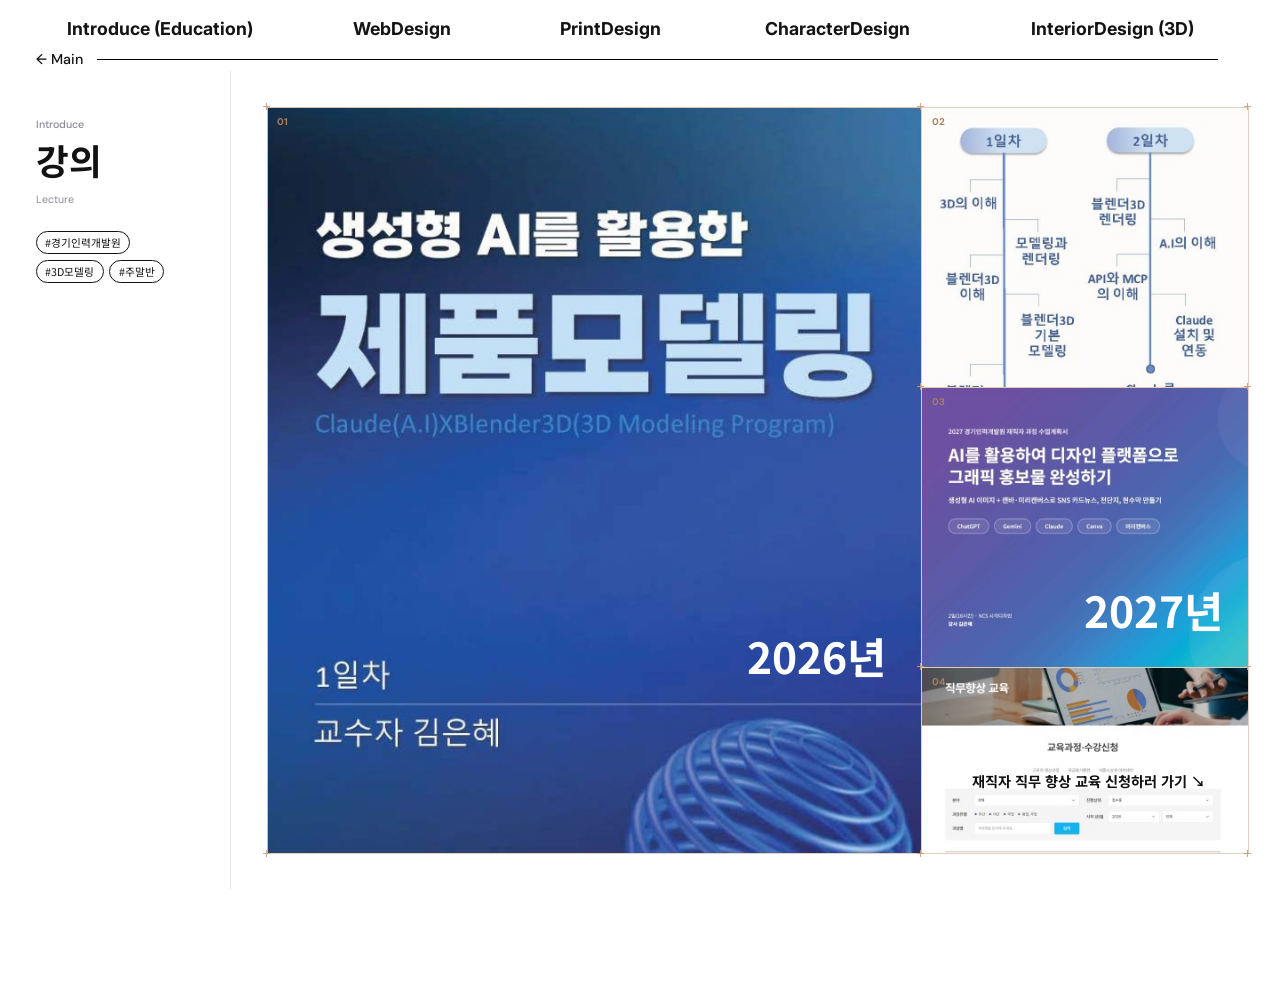
<file: lecture.html>
<!DOCTYPE html>
<html lang="ko"><head><meta charset="utf-8"><meta name="viewport" content="width=device-width, initial-scale=1">
<title>강의 | 김은혜 포트폴리오</title>
<link rel="preconnect" href="https://fonts.googleapis.com"><link rel="preconnect" href="https://fonts.gstatic.com" crossorigin><link href="https://fonts.googleapis.com/css2?family=DM+Sans:wght@400;500;700&family=Inter:wght@400;700&family=Noto+Sans+KR:wght@400;700&display=swap" rel="stylesheet"><meta property="og:type" content="website"><meta property="og:site_name" content="김은혜 포트폴리오"><meta property="og:title" content="김은혜 포트폴리오"><meta property="og:description" content="웹디자인, 프린트디자인, 캐릭터디자인, 인테리어디자인 - 디자이너 김은혜의 포트폴리오"><meta property="og:image" content="https://gracekim-designer.github.io/portfolio/images/og_image.jpg"><meta property="og:image:width" content="1200"><meta property="og:image:height" content="630"><meta property="og:url" content="https://gracekim-designer.github.io/portfolio/"><meta name="description" content="웹디자인, 프린트디자인, 캐릭터디자인, 인테리어디자인 - 디자이너 김은혜의 포트폴리오"><meta name="twitter:card" content="summary_large_image"><link rel="stylesheet" href="css/style.css?v=2610k"></head>
<body class="subpage"><div class="viewport"><div class="stage" id="stage" style="height:1000px">
<header class="hdr"><div class="hline" style="left:109px;width:1261px"></div><a class="homelink" href="index.html">&larr; Main</a><div class="menu" data-menu="intro" style="left:100px;width:161px"><button type="button" class="mlabel" style="left:-27px;width:215px;text-align:center" aria-expanded="false">Introduce (Education)</button><div class="drop"><span class="conn"></span><i class="dot" style="top:84px"></i><i class="dot" style="top:130px"></i><i class="dot" style="top:176px"></i><a class="sub" href="career.html" style="top:64px"><span>경력</span></a><a class="sub" href="certificate.html" style="top:110px"><span>자격증</span></a><a class="sub" href="lecture.html" style="top:156px"><span>강의</span></a></div></div><div class="menu" data-menu="web" style="left:410px;width:85px"><button type="button" class="mlabel" style="left:-14px;width:113px;text-align:center" aria-expanded="false">WebDesign</button><div class="drop"><span class="conn"></span><i class="dot" style="top:84px"></i><i class="dot" style="top:130px"></i><i class="dot" style="top:176px"></i><a class="sub" href="detail.html" style="top:64px"><span>상세페이지</span></a><a class="sub" href="banner.html" style="top:110px"><span>웹배너</span></a><a class="sub" href="homepage.html" style="top:156px"><span>홈페이지</span></a></div></div><div class="menu" data-menu="print" style="left:644px;width:87px"><button type="button" class="mlabel" style="left:-15px;width:116px;text-align:center" aria-expanded="false">PrintDesign</button><div class="drop"><span class="conn"></span><i class="dot" style="top:84px"></i><i class="dot" style="top:130px"></i><i class="dot" style="top:176px"></i><a class="sub" href="package.html" style="top:64px"><span>패키지</span></a><a class="sub" href="promo.html" style="top:110px"><span>홍보물</span></a><a class="sub" href="exhibition.html" style="top:156px"><span>전시</span></a></div></div><div class="menu" data-menu="char" style="left:880px;width:125px"><button type="button" class="mlabel" style="left:-21px;width:167px;text-align:center" aria-expanded="false">CharacterDesign</button><div class="drop"><span class="conn"></span><i class="dot" style="top:84px"></i><i class="dot" style="top:130px"></i><i class="dot" style="top:176px"></i><a class="sub" href="character.html" style="top:64px"><span>일러스트</span></a><a class="sub" href="character.html" style="top:110px"><span>로고</span></a><a class="sub" href="character.html" style="top:156px"><span>이모티콘</span></a></div></div><div class="menu" data-menu="interior" style="left:1160px;width:208px"><button type="button" class="mlabel" style="left:0px;width:189px;text-align:left" aria-expanded="false">InteriorDesign (3D)</button><div class="drop"><span class="conn"></span><i class="dot" style="top:84px"></i><i class="dot" style="top:130px"></i><i class="dot" style="top:176px"></i><a class="sub" href="interior.html" style="top:64px"><span>인테리어</span></a><a class="sub" href="modeling.html" style="top:110px"><span>모델링</span></a><a class="sub" href="exhibition.html" style="top:156px"><span>전시</span></a></div></div></header>
<aside class="sidebar" style="--hover:#f7e5d6;height:920px"><div class="stag">Introduce</div><h1 class="stitle">강의</h1><div class="ssub">Lecture</div><div class="chips"><span class="chip" style="left:0px;top:0px;width:106px">#경기인력개발원</span><span class="chip" style="left:0px;top:32px;width:77px">#3D모델링</span><span class="chip" style="left:83px;top:32px;width:62px">#주말반</span></div></aside><div class="sdiv" style="height:920px"></div>
<img class="cell" src="images/cell_111-242.jpg" alt="" style="left:300px;top:120px;width:736px;height:840px"><img class="cell" src="images/cell_111-243.jpg" alt="" style="left:1036px;top:120px;width:368px;height:315px"><img class="cell" src="images/cell_111-244.jpg" alt="" style="left:1036px;top:435px;width:368px;height:315px"><img class="cell" src="images/cell_111-245.jpg" alt="" style="left:1036px;top:750px;width:368px;height:210px"><svg class="grid" style="left:296px;top:116px" width="1112" height="848" shape-rendering="crispEdges"><g fill="none" stroke="#e5ccb5"><rect x="4.5" y="4.5" width="736" height="840"/><rect x="740.5" y="4.5" width="368" height="315"/><rect x="740.5" y="319.5" width="368" height="315"/><rect x="740.5" y="634.5" width="368" height="210"/></g><g fill="none" stroke="#c79e7a"><path d="M0 4h8M4 0v8"/><path d="M0 844h8M4 840v8"/><path d="M736 4h8M740 0v8"/><path d="M736 319h8M740 315v8"/><path d="M736 634h8M740 630v8"/><path d="M736 844h8M740 840v8"/><path d="M1104 4h8M1108 0v8"/><path d="M1104 319h8M1108 315v8"/><path d="M1104 634h8M1108 630v8"/><path d="M1104 844h8M1108 840v8"/></g></svg><span class="cno" style="left:312px;top:130px;color:#a88061">01</span><span class="cno" style="left:1048px;top:130px;color:#a88061">02</span><span class="cno" style="left:1048px;top:445px;color:#a88061">03</span><span class="cno" style="left:1048px;top:760px;color:#a88061">04</span><div class="year" style="left:840px;top:709px">2026년</div><div class="year" style="left:1220px;top:657px">2027년</div><div class="linktext" style="left:1093px;top:870px"><a href="https://kg.korchamhrd.net/education/improvementYearEduList.do?rootMenuId=3430&amp;menuId=3437&amp;bunryu=1,3,5,8,7" target="_blank" rel="noopener noreferrer">재직자 직무 향상 교육 신청하러 가기 ↘</a></div>
</div></div>
<div class="mobile"><header class="mbar"><a class="mlogo" href="index.html">김은혜 <span>Portfolio</span></a><button type="button" class="mburger" aria-label="메뉴 열기" aria-expanded="false"><b></b><b></b><b></b></button></header><nav class="mnav" id="mnav" aria-hidden="true"><a class="mnav-home" href="index.html">Main</a><div class="mnav-cat"><button type="button" class="mnav-btn" aria-expanded="false">Introduce (Education)<i class="mnav-plus"></i></button><div class="mnav-subs"><a href="career.html">경력</a><a href="certificate.html">자격증</a><a href="lecture.html">강의</a></div></div><div class="mnav-cat"><button type="button" class="mnav-btn" aria-expanded="false">WebDesign<i class="mnav-plus"></i></button><div class="mnav-subs"><a href="detail.html">상세페이지</a><a href="banner.html">웹배너</a><a href="homepage.html">홈페이지</a></div></div><div class="mnav-cat"><button type="button" class="mnav-btn" aria-expanded="false">PrintDesign<i class="mnav-plus"></i></button><div class="mnav-subs"><a href="package.html">패키지</a><a href="promo.html">홍보물</a><a href="exhibition.html">전시</a></div></div><div class="mnav-cat"><button type="button" class="mnav-btn" aria-expanded="false">CharacterDesign<i class="mnav-plus"></i></button><div class="mnav-subs"><a href="character.html">일러스트</a><a href="character.html">로고</a><a href="character.html">이모티콘</a></div></div><div class="mnav-cat"><button type="button" class="mnav-btn" aria-expanded="false">InteriorDesign (3D)<i class="mnav-plus"></i></button><div class="mnav-subs"><a href="interior.html">인테리어</a><a href="modeling.html">모델링</a><a href="exhibition.html">전시</a></div></div></nav><main class="mpage"><div class="mhead" style="--hover:#f7e5d6"><div class="mtag">Introduce</div><h1>강의</h1><div class="msub">Lecture</div><div class="mchips"><div class="mrow"><span class="mchip">#경기인력개발원</span><span class="mchip">#3D모델링</span><span class="mchip">#주말반</span></div><div class="mrow ghost" aria-hidden="true"><span class="mchip">#동서식품</span><span class="mchip">#국대떡볶이</span><span class="mchip">#헬라케찹</span><span class="mchip">#농협</span><span class="mchip">#STORM</span><span class="mchip">#온자박</span></div></div></div><div class="mgrid"><div class="mcell span2" style="aspect-ratio:736/840"><img src="images/cell_111-242.jpg" alt="" loading="lazy"><span class="mno" style="color:#a88061">01</span><span class="myear" style="left:73.37%;top:70.12%;font-size:6.52cqw">2026년</span></div><div class="mcell" style="aspect-ratio:368/315"><img src="images/cell_111-243.jpg" alt="" loading="lazy"><span class="mno" style="color:#a88061">02</span></div><div class="mcell" style="aspect-ratio:368/315"><img src="images/cell_111-244.jpg" alt="" loading="lazy"><span class="mno" style="color:#a88061">03</span><span class="myear" style="left:50.00%;top:70.48%;font-size:13.04cqw">2027년</span></div><div class="mcell span2" style="aspect-ratio:368/210"><img src="images/cell_111-245.jpg" alt="" loading="lazy"><span class="mno" style="color:#a88061">04</span></div></div><a class="mbtn" href="https://kg.korchamhrd.net/education/improvementYearEduList.do?rootMenuId=3430&amp;menuId=3437&amp;bunryu=1,3,5,8,7" target="_blank" rel="noopener noreferrer">재직자 직무 향상 교육 신청하러 가기 ↘</a></main></div><script src="js/main.js?v=2610k"></script></body></html>
</file>
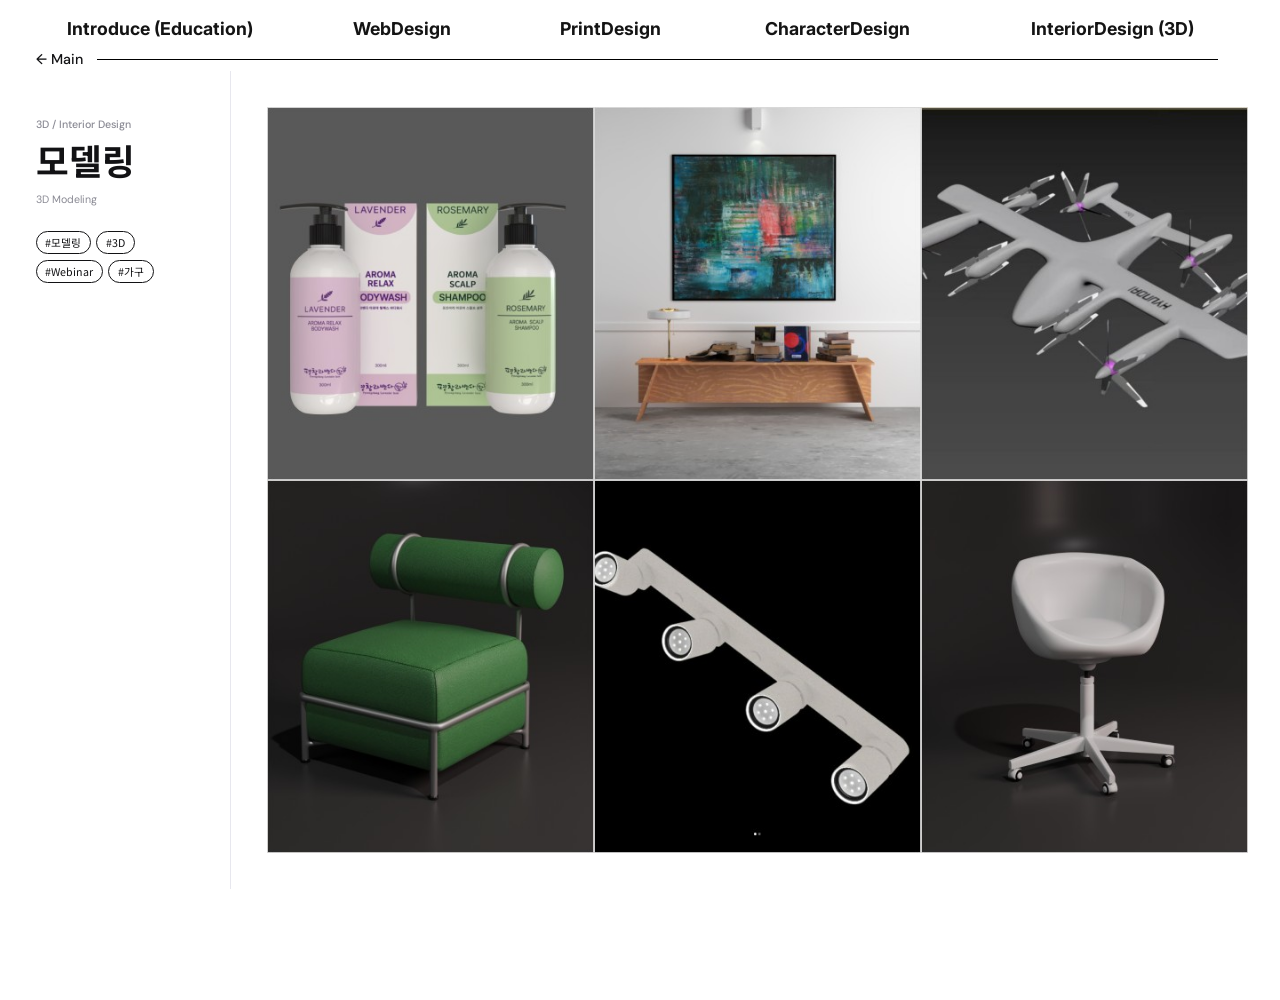
<file: modeling.html>
<!DOCTYPE html>
<html lang="ko"><head><meta charset="utf-8"><meta name="viewport" content="width=device-width, initial-scale=1">
<title>모델링 | 김은혜 포트폴리오</title>
<link rel="preconnect" href="https://fonts.googleapis.com"><link rel="preconnect" href="https://fonts.gstatic.com" crossorigin><link href="https://fonts.googleapis.com/css2?family=DM+Sans:wght@400;500;700&family=Inter:wght@400;700&family=Noto+Sans+KR:wght@400;700&display=swap" rel="stylesheet"><meta property="og:type" content="website"><meta property="og:site_name" content="김은혜 포트폴리오"><meta property="og:title" content="김은혜 포트폴리오"><meta property="og:description" content="웹디자인, 프린트디자인, 캐릭터디자인, 인테리어디자인 - 디자이너 김은혜의 포트폴리오"><meta property="og:image" content="https://gracekim-designer.github.io/portfolio/images/og_image.jpg"><meta property="og:image:width" content="1200"><meta property="og:image:height" content="630"><meta property="og:url" content="https://gracekim-designer.github.io/portfolio/"><meta name="description" content="웹디자인, 프린트디자인, 캐릭터디자인, 인테리어디자인 - 디자이너 김은혜의 포트폴리오"><meta name="twitter:card" content="summary_large_image"><link rel="stylesheet" href="css/style.css?v=2610k"></head>
<body class="subpage"><div class="viewport"><div class="stage" id="stage" style="height:1000px">
<header class="hdr"><div class="hline" style="left:109px;width:1261px"></div><a class="homelink" href="index.html">&larr; Main</a><div class="menu" data-menu="intro" style="left:100px;width:161px"><button type="button" class="mlabel" style="left:-27px;width:215px;text-align:center" aria-expanded="false">Introduce (Education)</button><div class="drop"><span class="conn"></span><i class="dot" style="top:84px"></i><i class="dot" style="top:130px"></i><i class="dot" style="top:176px"></i><a class="sub" href="career.html" style="top:64px"><span>경력</span></a><a class="sub" href="certificate.html" style="top:110px"><span>자격증</span></a><a class="sub" href="lecture.html" style="top:156px"><span>강의</span></a></div></div><div class="menu" data-menu="web" style="left:410px;width:85px"><button type="button" class="mlabel" style="left:-14px;width:113px;text-align:center" aria-expanded="false">WebDesign</button><div class="drop"><span class="conn"></span><i class="dot" style="top:84px"></i><i class="dot" style="top:130px"></i><i class="dot" style="top:176px"></i><a class="sub" href="detail.html" style="top:64px"><span>상세페이지</span></a><a class="sub" href="banner.html" style="top:110px"><span>웹배너</span></a><a class="sub" href="homepage.html" style="top:156px"><span>홈페이지</span></a></div></div><div class="menu" data-menu="print" style="left:644px;width:87px"><button type="button" class="mlabel" style="left:-15px;width:116px;text-align:center" aria-expanded="false">PrintDesign</button><div class="drop"><span class="conn"></span><i class="dot" style="top:84px"></i><i class="dot" style="top:130px"></i><i class="dot" style="top:176px"></i><a class="sub" href="package.html" style="top:64px"><span>패키지</span></a><a class="sub" href="promo.html" style="top:110px"><span>홍보물</span></a><a class="sub" href="exhibition.html" style="top:156px"><span>전시</span></a></div></div><div class="menu" data-menu="char" style="left:880px;width:125px"><button type="button" class="mlabel" style="left:-21px;width:167px;text-align:center" aria-expanded="false">CharacterDesign</button><div class="drop"><span class="conn"></span><i class="dot" style="top:84px"></i><i class="dot" style="top:130px"></i><i class="dot" style="top:176px"></i><a class="sub" href="character.html" style="top:64px"><span>일러스트</span></a><a class="sub" href="character.html" style="top:110px"><span>로고</span></a><a class="sub" href="character.html" style="top:156px"><span>이모티콘</span></a></div></div><div class="menu" data-menu="interior" style="left:1160px;width:208px"><button type="button" class="mlabel" style="left:0px;width:189px;text-align:left" aria-expanded="false">InteriorDesign (3D)</button><div class="drop"><span class="conn"></span><i class="dot" style="top:84px"></i><i class="dot" style="top:130px"></i><i class="dot" style="top:176px"></i><a class="sub" href="interior.html" style="top:64px"><span>인테리어</span></a><a class="sub" href="modeling.html" style="top:110px"><span>모델링</span></a><a class="sub" href="exhibition.html" style="top:156px"><span>전시</span></a></div></div></header>
<aside class="sidebar" style="--hover:#f0f0f0;height:920px"><div class="stag">3D / Interior Design</div><h1 class="stitle">모델링</h1><div class="ssub">3D Modeling</div><div class="chips"><span class="chip" style="left:0px;top:0px;width:62px">#모델링</span><span class="chip" style="left:68px;top:0px;width:44px">#3D</span><span class="chip" style="left:0px;top:32px;width:76px">#Webinar</span><span class="chip" style="left:82px;top:32px;width:51px">#가구</span></div></aside><div class="sdiv" style="height:920px"></div>
<img class="cell" src="images/cell_131-279.jpg" alt="" style="left:300px;top:120px;width:368px;height:420px"><img class="cell" src="images/cell_131-280.jpg" alt="" style="left:668px;top:120px;width:368px;height:420px"><img class="cell" src="images/cell_131-281.jpg" alt="" style="left:1036px;top:120px;width:368px;height:420px"><img class="cell" src="images/cell_131-282.jpg" alt="" style="left:300px;top:540px;width:368px;height:420px"><img class="cell" src="images/cell_131-283.jpg" alt="" style="left:668px;top:540px;width:368px;height:420px"><img class="cell" src="images/cell_131-284.jpg" alt="" style="left:1036px;top:540px;width:368px;height:420px">
</div></div>
<div class="mobile"><header class="mbar"><a class="mlogo" href="index.html">김은혜 <span>Portfolio</span></a><button type="button" class="mburger" aria-label="메뉴 열기" aria-expanded="false"><b></b><b></b><b></b></button></header><nav class="mnav" id="mnav" aria-hidden="true"><a class="mnav-home" href="index.html">Main</a><div class="mnav-cat"><button type="button" class="mnav-btn" aria-expanded="false">Introduce (Education)<i class="mnav-plus"></i></button><div class="mnav-subs"><a href="career.html">경력</a><a href="certificate.html">자격증</a><a href="lecture.html">강의</a></div></div><div class="mnav-cat"><button type="button" class="mnav-btn" aria-expanded="false">WebDesign<i class="mnav-plus"></i></button><div class="mnav-subs"><a href="detail.html">상세페이지</a><a href="banner.html">웹배너</a><a href="homepage.html">홈페이지</a></div></div><div class="mnav-cat"><button type="button" class="mnav-btn" aria-expanded="false">PrintDesign<i class="mnav-plus"></i></button><div class="mnav-subs"><a href="package.html">패키지</a><a href="promo.html">홍보물</a><a href="exhibition.html">전시</a></div></div><div class="mnav-cat"><button type="button" class="mnav-btn" aria-expanded="false">CharacterDesign<i class="mnav-plus"></i></button><div class="mnav-subs"><a href="character.html">일러스트</a><a href="character.html">로고</a><a href="character.html">이모티콘</a></div></div><div class="mnav-cat"><button type="button" class="mnav-btn" aria-expanded="false">InteriorDesign (3D)<i class="mnav-plus"></i></button><div class="mnav-subs"><a href="interior.html">인테리어</a><a href="modeling.html">모델링</a><a href="exhibition.html">전시</a></div></div></nav><main class="mpage"><div class="mhead" style="--hover:#f0f0f0"><div class="mtag">3D / Interior Design</div><h1>모델링</h1><div class="msub">3D Modeling</div><div class="mchips"><div class="mrow"><span class="mchip">#모델링</span><span class="mchip">#3D</span><span class="mchip">#Webinar</span><span class="mchip">#가구</span></div><div class="mrow ghost" aria-hidden="true"><span class="mchip">#동서식품</span><span class="mchip">#국대떡볶이</span><span class="mchip">#헬라케찹</span><span class="mchip">#농협</span><span class="mchip">#STORM</span><span class="mchip">#온자박</span></div></div></div><div class="mgrid"><div class="mcell" style="aspect-ratio:368/420"><img src="images/cell_131-279.jpg" alt="" loading="lazy"></div><div class="mcell" style="aspect-ratio:368/420"><img src="images/cell_131-280.jpg" alt="" loading="lazy"></div><div class="mcell" style="aspect-ratio:368/420"><img src="images/cell_131-281.jpg" alt="" loading="lazy"></div><div class="mcell" style="aspect-ratio:368/420"><img src="images/cell_131-282.jpg" alt="" loading="lazy"></div><div class="mcell" style="aspect-ratio:368/420"><img src="images/cell_131-283.jpg" alt="" loading="lazy"></div><div class="mcell" style="aspect-ratio:368/420"><img src="images/cell_131-284.jpg" alt="" loading="lazy"></div></div></main></div><script src="js/main.js?v=2610k"></script></body></html>
</file>
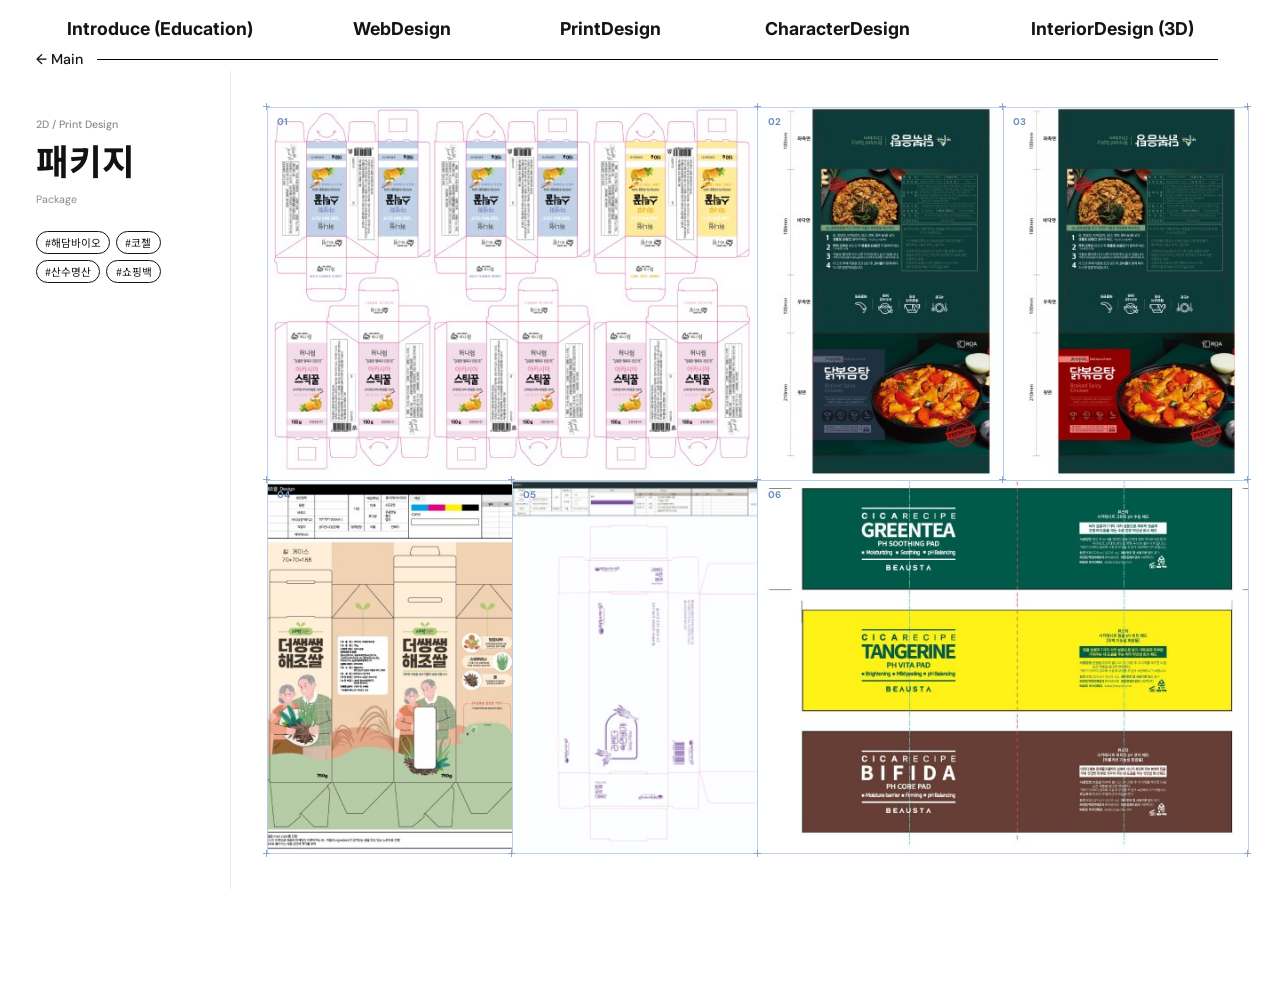
<file: package.html>
<!DOCTYPE html>
<html lang="ko"><head><meta charset="utf-8"><meta name="viewport" content="width=device-width, initial-scale=1">
<title>패키지 | 김은혜 포트폴리오</title>
<link rel="preconnect" href="https://fonts.googleapis.com"><link rel="preconnect" href="https://fonts.gstatic.com" crossorigin><link href="https://fonts.googleapis.com/css2?family=DM+Sans:wght@400;500;700&family=Inter:wght@400;700&family=Noto+Sans+KR:wght@400;700&display=swap" rel="stylesheet"><meta property="og:type" content="website"><meta property="og:site_name" content="김은혜 포트폴리오"><meta property="og:title" content="김은혜 포트폴리오"><meta property="og:description" content="웹디자인, 프린트디자인, 캐릭터디자인, 인테리어디자인 - 디자이너 김은혜의 포트폴리오"><meta property="og:image" content="https://gracekim-designer.github.io/portfolio/images/og_image.jpg"><meta property="og:image:width" content="1200"><meta property="og:image:height" content="630"><meta property="og:url" content="https://gracekim-designer.github.io/portfolio/"><meta name="description" content="웹디자인, 프린트디자인, 캐릭터디자인, 인테리어디자인 - 디자이너 김은혜의 포트폴리오"><meta name="twitter:card" content="summary_large_image"><link rel="stylesheet" href="css/style.css?v=2610k"></head>
<body class="subpage"><div class="viewport"><div class="stage" id="stage" style="height:1000px">
<header class="hdr"><div class="hline" style="left:109px;width:1261px"></div><a class="homelink" href="index.html">&larr; Main</a><div class="menu" data-menu="intro" style="left:100px;width:161px"><button type="button" class="mlabel" style="left:-27px;width:215px;text-align:center" aria-expanded="false">Introduce (Education)</button><div class="drop"><span class="conn"></span><i class="dot" style="top:84px"></i><i class="dot" style="top:130px"></i><i class="dot" style="top:176px"></i><a class="sub" href="career.html" style="top:64px"><span>경력</span></a><a class="sub" href="certificate.html" style="top:110px"><span>자격증</span></a><a class="sub" href="lecture.html" style="top:156px"><span>강의</span></a></div></div><div class="menu" data-menu="web" style="left:410px;width:85px"><button type="button" class="mlabel" style="left:-14px;width:113px;text-align:center" aria-expanded="false">WebDesign</button><div class="drop"><span class="conn"></span><i class="dot" style="top:84px"></i><i class="dot" style="top:130px"></i><i class="dot" style="top:176px"></i><a class="sub" href="detail.html" style="top:64px"><span>상세페이지</span></a><a class="sub" href="banner.html" style="top:110px"><span>웹배너</span></a><a class="sub" href="homepage.html" style="top:156px"><span>홈페이지</span></a></div></div><div class="menu" data-menu="print" style="left:644px;width:87px"><button type="button" class="mlabel" style="left:-15px;width:116px;text-align:center" aria-expanded="false">PrintDesign</button><div class="drop"><span class="conn"></span><i class="dot" style="top:84px"></i><i class="dot" style="top:130px"></i><i class="dot" style="top:176px"></i><a class="sub" href="package.html" style="top:64px"><span>패키지</span></a><a class="sub" href="promo.html" style="top:110px"><span>홍보물</span></a><a class="sub" href="exhibition.html" style="top:156px"><span>전시</span></a></div></div><div class="menu" data-menu="char" style="left:880px;width:125px"><button type="button" class="mlabel" style="left:-21px;width:167px;text-align:center" aria-expanded="false">CharacterDesign</button><div class="drop"><span class="conn"></span><i class="dot" style="top:84px"></i><i class="dot" style="top:130px"></i><i class="dot" style="top:176px"></i><a class="sub" href="character.html" style="top:64px"><span>일러스트</span></a><a class="sub" href="character.html" style="top:110px"><span>로고</span></a><a class="sub" href="character.html" style="top:156px"><span>이모티콘</span></a></div></div><div class="menu" data-menu="interior" style="left:1160px;width:208px"><button type="button" class="mlabel" style="left:0px;width:189px;text-align:left" aria-expanded="false">InteriorDesign (3D)</button><div class="drop"><span class="conn"></span><i class="dot" style="top:84px"></i><i class="dot" style="top:130px"></i><i class="dot" style="top:176px"></i><a class="sub" href="interior.html" style="top:64px"><span>인테리어</span></a><a class="sub" href="modeling.html" style="top:110px"><span>모델링</span></a><a class="sub" href="exhibition.html" style="top:156px"><span>전시</span></a></div></div></header>
<aside class="sidebar" style="--hover:#deebfa;height:920px"><div class="stag">2D / Print Design</div><h1 class="stitle">패키지</h1><div class="ssub">Package</div><div class="chips"><span class="chip" style="left:0px;top:0px;width:84px">#해담바이오</span><span class="chip" style="left:90px;top:0px;width:51px">#코젤</span><span class="chip" style="left:0px;top:32px;width:73px">#산수명산</span><span class="chip" style="left:79px;top:32px;width:62px">#쇼핑백</span></div></aside><div class="sdiv" style="height:920px"></div>
<img class="cell" src="images/cell_111-347.jpg" alt="" style="left:300px;top:120px;width:552px;height:420px"><img class="cell" src="images/cell_111-348.jpg" alt="" style="left:852px;top:120px;width:276px;height:420px"><img class="cell" src="images/cell_111-349.jpg" alt="" style="left:1128px;top:120px;width:276px;height:420px"><img class="cell" src="images/cell_111-350.jpg" alt="" style="left:300px;top:540px;width:276px;height:420px"><img class="cell" src="images/cell_111-351.jpg" alt="" style="left:576px;top:540px;width:276px;height:420px"><img class="cell" src="images/cell_111-352.jpg" alt="" style="left:852px;top:540px;width:552px;height:420px"><svg class="grid" style="left:296px;top:116px" width="1112" height="848" shape-rendering="crispEdges"><g fill="none" stroke="#b8cceb"><rect x="4.5" y="4.5" width="552" height="420"/><rect x="556.5" y="4.5" width="276" height="420"/><rect x="832.5" y="4.5" width="276" height="420"/><rect x="4.5" y="424.5" width="276" height="420"/><rect x="280.5" y="424.5" width="276" height="420"/><rect x="556.5" y="424.5" width="552" height="420"/></g><g fill="none" stroke="#809ed1"><path d="M0 4h8M4 0v8"/><path d="M0 424h8M4 420v8"/><path d="M0 844h8M4 840v8"/><path d="M276 424h8M280 420v8"/><path d="M276 844h8M280 840v8"/><path d="M552 4h8M556 0v8"/><path d="M552 424h8M556 420v8"/><path d="M552 844h8M556 840v8"/><path d="M828 4h8M832 0v8"/><path d="M828 424h8M832 420v8"/><path d="M1104 4h8M1108 0v8"/><path d="M1104 424h8M1108 420v8"/><path d="M1104 844h8M1108 840v8"/></g></svg><span class="cno" style="left:312px;top:130px;color:#6b8cbf">01</span><span class="cno" style="left:864px;top:130px;color:#6b8cbf">02</span><span class="cno" style="left:1140px;top:130px;color:#6b8cbf">03</span><span class="cno" style="left:312px;top:550px;color:#6b8cbf">04</span><span class="cno" style="left:588px;top:550px;color:#6b8cbf">05</span><span class="cno" style="left:864px;top:550px;color:#6b8cbf">06</span>
</div></div>
<div class="mobile"><header class="mbar"><a class="mlogo" href="index.html">김은혜 <span>Portfolio</span></a><button type="button" class="mburger" aria-label="메뉴 열기" aria-expanded="false"><b></b><b></b><b></b></button></header><nav class="mnav" id="mnav" aria-hidden="true"><a class="mnav-home" href="index.html">Main</a><div class="mnav-cat"><button type="button" class="mnav-btn" aria-expanded="false">Introduce (Education)<i class="mnav-plus"></i></button><div class="mnav-subs"><a href="career.html">경력</a><a href="certificate.html">자격증</a><a href="lecture.html">강의</a></div></div><div class="mnav-cat"><button type="button" class="mnav-btn" aria-expanded="false">WebDesign<i class="mnav-plus"></i></button><div class="mnav-subs"><a href="detail.html">상세페이지</a><a href="banner.html">웹배너</a><a href="homepage.html">홈페이지</a></div></div><div class="mnav-cat"><button type="button" class="mnav-btn" aria-expanded="false">PrintDesign<i class="mnav-plus"></i></button><div class="mnav-subs"><a href="package.html">패키지</a><a href="promo.html">홍보물</a><a href="exhibition.html">전시</a></div></div><div class="mnav-cat"><button type="button" class="mnav-btn" aria-expanded="false">CharacterDesign<i class="mnav-plus"></i></button><div class="mnav-subs"><a href="character.html">일러스트</a><a href="character.html">로고</a><a href="character.html">이모티콘</a></div></div><div class="mnav-cat"><button type="button" class="mnav-btn" aria-expanded="false">InteriorDesign (3D)<i class="mnav-plus"></i></button><div class="mnav-subs"><a href="interior.html">인테리어</a><a href="modeling.html">모델링</a><a href="exhibition.html">전시</a></div></div></nav><main class="mpage"><div class="mhead" style="--hover:#deebfa"><div class="mtag">2D / Print Design</div><h1>패키지</h1><div class="msub">Package</div><div class="mchips"><div class="mrow"><span class="mchip">#해담바이오</span><span class="mchip">#코젤</span><span class="mchip">#산수명산</span><span class="mchip">#쇼핑백</span></div><div class="mrow ghost" aria-hidden="true"><span class="mchip">#동서식품</span><span class="mchip">#국대떡볶이</span><span class="mchip">#헬라케찹</span><span class="mchip">#농협</span><span class="mchip">#STORM</span><span class="mchip">#온자박</span></div></div></div><div class="mgrid"><div class="mcell span2" style="aspect-ratio:552/420"><img src="images/cell_111-347.jpg" alt="" loading="lazy"><span class="mno" style="color:#6b8cbf">01</span></div><div class="mcell" style="aspect-ratio:276/420"><img src="images/cell_111-348.jpg" alt="" loading="lazy"><span class="mno" style="color:#6b8cbf">02</span></div><div class="mcell" style="aspect-ratio:276/420"><img src="images/cell_111-349.jpg" alt="" loading="lazy"><span class="mno" style="color:#6b8cbf">03</span></div><div class="mcell" style="aspect-ratio:276/420"><img src="images/cell_111-350.jpg" alt="" loading="lazy"><span class="mno" style="color:#6b8cbf">04</span></div><div class="mcell" style="aspect-ratio:276/420"><img src="images/cell_111-351.jpg" alt="" loading="lazy"><span class="mno" style="color:#6b8cbf">05</span></div><div class="mcell span2" style="aspect-ratio:552/420"><img src="images/cell_111-352.jpg" alt="" loading="lazy"><span class="mno" style="color:#6b8cbf">06</span></div></div></main></div><script src="js/main.js?v=2610k"></script></body></html>
</file>
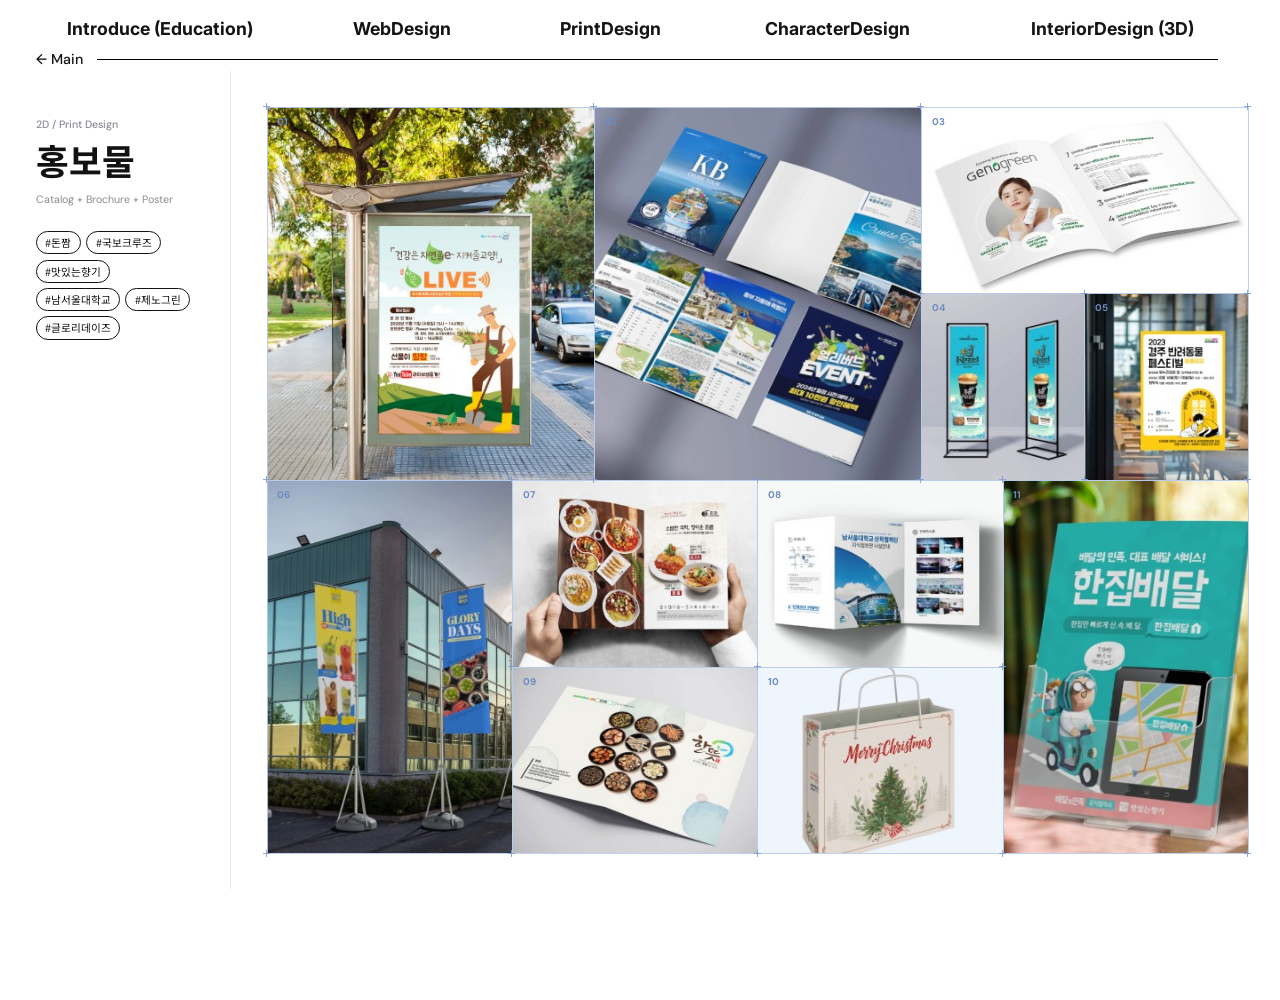
<file: promo.html>
<!DOCTYPE html>
<html lang="ko"><head><meta charset="utf-8"><meta name="viewport" content="width=device-width, initial-scale=1">
<title>홍보물 | 김은혜 포트폴리오</title>
<link rel="preconnect" href="https://fonts.googleapis.com"><link rel="preconnect" href="https://fonts.gstatic.com" crossorigin><link href="https://fonts.googleapis.com/css2?family=DM+Sans:wght@400;500;700&family=Inter:wght@400;700&family=Noto+Sans+KR:wght@400;700&display=swap" rel="stylesheet"><meta property="og:type" content="website"><meta property="og:site_name" content="김은혜 포트폴리오"><meta property="og:title" content="김은혜 포트폴리오"><meta property="og:description" content="웹디자인, 프린트디자인, 캐릭터디자인, 인테리어디자인 - 디자이너 김은혜의 포트폴리오"><meta property="og:image" content="https://gracekim-designer.github.io/portfolio/images/og_image.jpg"><meta property="og:image:width" content="1200"><meta property="og:image:height" content="630"><meta property="og:url" content="https://gracekim-designer.github.io/portfolio/"><meta name="description" content="웹디자인, 프린트디자인, 캐릭터디자인, 인테리어디자인 - 디자이너 김은혜의 포트폴리오"><meta name="twitter:card" content="summary_large_image"><link rel="stylesheet" href="css/style.css?v=2610k"></head>
<body class="subpage"><div class="viewport"><div class="stage" id="stage" style="height:1000px">
<header class="hdr"><div class="hline" style="left:109px;width:1261px"></div><a class="homelink" href="index.html">&larr; Main</a><div class="menu" data-menu="intro" style="left:100px;width:161px"><button type="button" class="mlabel" style="left:-27px;width:215px;text-align:center" aria-expanded="false">Introduce (Education)</button><div class="drop"><span class="conn"></span><i class="dot" style="top:84px"></i><i class="dot" style="top:130px"></i><i class="dot" style="top:176px"></i><a class="sub" href="career.html" style="top:64px"><span>경력</span></a><a class="sub" href="certificate.html" style="top:110px"><span>자격증</span></a><a class="sub" href="lecture.html" style="top:156px"><span>강의</span></a></div></div><div class="menu" data-menu="web" style="left:410px;width:85px"><button type="button" class="mlabel" style="left:-14px;width:113px;text-align:center" aria-expanded="false">WebDesign</button><div class="drop"><span class="conn"></span><i class="dot" style="top:84px"></i><i class="dot" style="top:130px"></i><i class="dot" style="top:176px"></i><a class="sub" href="detail.html" style="top:64px"><span>상세페이지</span></a><a class="sub" href="banner.html" style="top:110px"><span>웹배너</span></a><a class="sub" href="homepage.html" style="top:156px"><span>홈페이지</span></a></div></div><div class="menu" data-menu="print" style="left:644px;width:87px"><button type="button" class="mlabel" style="left:-15px;width:116px;text-align:center" aria-expanded="false">PrintDesign</button><div class="drop"><span class="conn"></span><i class="dot" style="top:84px"></i><i class="dot" style="top:130px"></i><i class="dot" style="top:176px"></i><a class="sub" href="package.html" style="top:64px"><span>패키지</span></a><a class="sub" href="promo.html" style="top:110px"><span>홍보물</span></a><a class="sub" href="exhibition.html" style="top:156px"><span>전시</span></a></div></div><div class="menu" data-menu="char" style="left:880px;width:125px"><button type="button" class="mlabel" style="left:-21px;width:167px;text-align:center" aria-expanded="false">CharacterDesign</button><div class="drop"><span class="conn"></span><i class="dot" style="top:84px"></i><i class="dot" style="top:130px"></i><i class="dot" style="top:176px"></i><a class="sub" href="character.html" style="top:64px"><span>일러스트</span></a><a class="sub" href="character.html" style="top:110px"><span>로고</span></a><a class="sub" href="character.html" style="top:156px"><span>이모티콘</span></a></div></div><div class="menu" data-menu="interior" style="left:1160px;width:208px"><button type="button" class="mlabel" style="left:0px;width:189px;text-align:left" aria-expanded="false">InteriorDesign (3D)</button><div class="drop"><span class="conn"></span><i class="dot" style="top:84px"></i><i class="dot" style="top:130px"></i><i class="dot" style="top:176px"></i><a class="sub" href="interior.html" style="top:64px"><span>인테리어</span></a><a class="sub" href="modeling.html" style="top:110px"><span>모델링</span></a><a class="sub" href="exhibition.html" style="top:156px"><span>전시</span></a></div></div></header>
<aside class="sidebar" style="--hover:#deebfa;height:920px"><div class="stag">2D / Print Design</div><h1 class="stitle">홍보물</h1><div class="ssub">Catalog + Brochure + Poster</div><div class="chips"><span class="chip" style="left:0px;top:0px;width:51px">#돈짬</span><span class="chip" style="left:57px;top:0px;width:84px">#국보크루즈</span><span class="chip" style="left:0px;top:32px;width:84px">#맛있는향기</span><span class="chip" style="left:0px;top:64px;width:95px">#남서울대학교</span><span class="chip" style="left:101px;top:64px;width:73px">#제노그린</span><span class="chip" style="left:0px;top:96px;width:95px">#글로리데이즈</span></div></aside><div class="sdiv" style="height:920px"></div>
<img class="cell" src="images/cell_111-374.jpg" alt="" style="left:300px;top:120px;width:368px;height:420px"><img class="cell" src="images/cell_111-375.jpg" alt="" style="left:668px;top:120px;width:368px;height:420px"><img class="cell" src="images/cell_111-376.jpg" alt="" style="left:1036px;top:120px;width:368px;height:210px"><img class="cell" src="images/cell_111-377.jpg" alt="" style="left:1036px;top:330px;width:184px;height:210px"><img class="cell" src="images/cell_111-378.jpg" alt="" style="left:1220px;top:330px;width:184px;height:210px"><img class="cell" src="images/cell_111-379.jpg" alt="" style="left:300px;top:540px;width:276px;height:420px"><img class="cell" src="images/cell_111-380.jpg" alt="" style="left:576px;top:540px;width:276px;height:210px"><img class="cell" src="images/cell_111-381.jpg" alt="" style="left:852px;top:540px;width:276px;height:210px"><img class="cell" src="images/cell_111-382.jpg" alt="" style="left:576px;top:750px;width:276px;height:210px"><img class="cell" src="images/cell_111-383.jpg" alt="" style="left:852px;top:750px;width:276px;height:210px"><img class="cell" src="images/cell_111-384.jpg" alt="" style="left:1128px;top:540px;width:276px;height:420px"><svg class="grid" style="left:296px;top:116px" width="1112" height="848" shape-rendering="crispEdges"><g fill="none" stroke="#b8cceb"><rect x="4.5" y="4.5" width="368" height="420"/><rect x="372.5" y="4.5" width="368" height="420"/><rect x="740.5" y="4.5" width="368" height="210"/><rect x="740.5" y="214.5" width="184" height="210"/><rect x="924.5" y="214.5" width="184" height="210"/><rect x="4.5" y="424.5" width="276" height="420"/><rect x="280.5" y="424.5" width="276" height="210"/><rect x="556.5" y="424.5" width="276" height="210"/><rect x="280.5" y="634.5" width="276" height="210"/><rect x="556.5" y="634.5" width="276" height="210"/><rect x="832.5" y="424.5" width="276" height="420"/></g><g fill="none" stroke="#809ed1"><path d="M0 4h8M4 0v8"/><path d="M0 424h8M4 420v8"/><path d="M0 844h8M4 840v8"/><path d="M276 424h8M280 420v8"/><path d="M276 634h8M280 630v8"/><path d="M276 844h8M280 840v8"/><path d="M368 4h8M372 0v8"/><path d="M368 424h8M372 420v8"/><path d="M552 424h8M556 420v8"/><path d="M552 634h8M556 630v8"/><path d="M552 844h8M556 840v8"/><path d="M736 4h8M740 0v8"/><path d="M736 214h8M740 210v8"/><path d="M736 424h8M740 420v8"/><path d="M828 424h8M832 420v8"/><path d="M828 634h8M832 630v8"/><path d="M828 844h8M832 840v8"/><path d="M920 214h8M924 210v8"/><path d="M920 424h8M924 420v8"/><path d="M1104 4h8M1108 0v8"/><path d="M1104 214h8M1108 210v8"/><path d="M1104 424h8M1108 420v8"/><path d="M1104 844h8M1108 840v8"/></g></svg><span class="cno" style="left:312px;top:130px;color:#6b8cbf">01</span><span class="cno" style="left:680px;top:130px;color:#6b8cbf">02</span><span class="cno" style="left:1048px;top:130px;color:#6b8cbf">03</span><span class="cno" style="left:1048px;top:340px;color:#6b8cbf">04</span><span class="cno" style="left:1232px;top:340px;color:#6b8cbf">05</span><span class="cno" style="left:312px;top:550px;color:#6b8cbf">06</span><span class="cno" style="left:588px;top:550px;color:#6b8cbf">07</span><span class="cno" style="left:864px;top:550px;color:#6b8cbf">08</span><span class="cno" style="left:588px;top:760px;color:#6b8cbf">09</span><span class="cno" style="left:864px;top:760px;color:#6b8cbf">10</span><span class="cno" style="left:1140px;top:550px;color:#6b8cbf">11</span>
</div></div>
<div class="mobile"><header class="mbar"><a class="mlogo" href="index.html">김은혜 <span>Portfolio</span></a><button type="button" class="mburger" aria-label="메뉴 열기" aria-expanded="false"><b></b><b></b><b></b></button></header><nav class="mnav" id="mnav" aria-hidden="true"><a class="mnav-home" href="index.html">Main</a><div class="mnav-cat"><button type="button" class="mnav-btn" aria-expanded="false">Introduce (Education)<i class="mnav-plus"></i></button><div class="mnav-subs"><a href="career.html">경력</a><a href="certificate.html">자격증</a><a href="lecture.html">강의</a></div></div><div class="mnav-cat"><button type="button" class="mnav-btn" aria-expanded="false">WebDesign<i class="mnav-plus"></i></button><div class="mnav-subs"><a href="detail.html">상세페이지</a><a href="banner.html">웹배너</a><a href="homepage.html">홈페이지</a></div></div><div class="mnav-cat"><button type="button" class="mnav-btn" aria-expanded="false">PrintDesign<i class="mnav-plus"></i></button><div class="mnav-subs"><a href="package.html">패키지</a><a href="promo.html">홍보물</a><a href="exhibition.html">전시</a></div></div><div class="mnav-cat"><button type="button" class="mnav-btn" aria-expanded="false">CharacterDesign<i class="mnav-plus"></i></button><div class="mnav-subs"><a href="character.html">일러스트</a><a href="character.html">로고</a><a href="character.html">이모티콘</a></div></div><div class="mnav-cat"><button type="button" class="mnav-btn" aria-expanded="false">InteriorDesign (3D)<i class="mnav-plus"></i></button><div class="mnav-subs"><a href="interior.html">인테리어</a><a href="modeling.html">모델링</a><a href="exhibition.html">전시</a></div></div></nav><main class="mpage"><div class="mhead" style="--hover:#deebfa"><div class="mtag">2D / Print Design</div><h1>홍보물</h1><div class="msub">Catalog + Brochure + Poster</div><div class="mchips"><div class="mrow"><span class="mchip">#돈짬</span><span class="mchip">#국보크루즈</span><span class="mchip">#맛있는향기</span><span class="mchip">#남서울대학교</span><span class="mchip">#제노그린</span><span class="mchip">#글로리데이즈</span></div><div class="mrow ghost" aria-hidden="true"><span class="mchip">#동서식품</span><span class="mchip">#국대떡볶이</span><span class="mchip">#헬라케찹</span><span class="mchip">#농협</span><span class="mchip">#STORM</span><span class="mchip">#온자박</span></div></div></div><div class="mgrid"><div class="mcell" style="aspect-ratio:171/195"><img src="images/cell_111-374.jpg" alt="" loading="lazy"><span class="mno" style="color:#6b8cbf">01</span></div><div class="mcell" style="aspect-ratio:171/195"><img src="images/cell_111-375.jpg" alt="" loading="lazy"><span class="mno" style="color:#6b8cbf">02</span></div><div class="mcell span2" style="aspect-ratio:350/200"><img src="images/cell_111-376.jpg" alt="" loading="lazy"><span class="mno" style="color:#6b8cbf">03</span></div><div class="mcell" style="aspect-ratio:171/195"><img src="images/cell_111-377.jpg" alt="" loading="lazy"><span class="mno" style="color:#6b8cbf">04</span></div><div class="mcell" style="aspect-ratio:171/195"><img src="images/cell_111-378.jpg" alt="" loading="lazy"><span class="mno" style="color:#6b8cbf">05</span></div><div class="mcell" style="aspect-ratio:171/260"><img src="images/cell_111-379.jpg" alt="" loading="lazy"><span class="mno" style="color:#6b8cbf">06</span></div><div class="mcell" style="aspect-ratio:171/260"><img src="images/cell_111-384.jpg" alt="" loading="lazy"><span class="mno" style="color:#6b8cbf">07</span></div><div class="mcell" style="aspect-ratio:171/130"><img src="images/cell_111-380.jpg" alt="" loading="lazy"><span class="mno" style="color:#6b8cbf">08</span></div><div class="mcell" style="aspect-ratio:171/130"><img src="images/cell_111-381.jpg" alt="" loading="lazy"><span class="mno" style="color:#6b8cbf">09</span></div><div class="mcell" style="aspect-ratio:171/130"><img src="images/cell_111-382.jpg" alt="" loading="lazy"><span class="mno" style="color:#6b8cbf">10</span></div><div class="mcell" style="aspect-ratio:171/130"><img src="images/cell_111-383.jpg" alt="" loading="lazy"><span class="mno" style="color:#6b8cbf">11</span></div></div></main></div><script src="js/main.js?v=2610k"></script></body></html>
</file>
<file: css/style.css>
*{box-sizing:border-box;margin:0;padding:0}
html,body{background:#fff}
/* 스크롤바 유무와 상관없이 메인/서브 가로 중앙 위치를 동일하게 유지 */
html{scrollbar-gutter:stable}
body{font-family:'Noto Sans KR','Inter',sans-serif;color:#121214;-webkit-font-smoothing:antialiased}
.viewport{width:100%;overflow-x:clip}
.stage{position:relative;width:1440px;margin:0 auto;background:#fff}
a{color:inherit;text-decoration:none}
button{font:inherit;background:none;border:0;color:inherit;cursor:pointer}

/* 상단 헤더 (스크롤 시 상단 고정) */
.hdr{position:sticky;top:0;z-index:50;height:67px;width:1440px;background:#fff}
.hdr-main{position:absolute;top:0;left:360px;background:transparent}
.hline{position:absolute;top:66px;height:1px;background:#000}
.homelink{position:absolute;left:40px;top:56px;font:500 16px/21px 'DM Sans',sans-serif;color:#121214;z-index:2}
.menu{position:absolute;top:16px;height:34px}
.mlabel{position:absolute;top:0;height:34px;line-height:34px;font:700 20px/34px 'Inter','Noto Sans KR',sans-serif;
  color:#141414;white-space:nowrap}
.drop{display:none;position:absolute;left:0;top:0;width:100%}
.menu.open .drop{display:block}
.conn{position:absolute;left:3px;top:50px;width:1px;height:129px;background:#999}
.dot{position:absolute;left:0;width:6px;height:6px;border-radius:50%;background:#000}
.sub{position:absolute;left:-40px;width:200px;height:46px;background:rgba(255,255,255,.8);display:block}
.sub span{position:absolute;left:58px;top:0;line-height:46px;font:400 16px/46px 'Inter','Noto Sans KR',sans-serif;color:#1a1a1a}
.sub:hover span{font-weight:700}

/* 메인 */
body.main .stage{height:1036px;width:2160px;margin-left:calc(50% - 1080px)}
.art{position:absolute;left:0;top:0;width:2160px;height:1036px;transform-origin:50% 66px;clip-path:inset(66px 0 0 0)}
.bgw{position:absolute;left:0;top:0;width:2160px;height:1036px;display:block}
.core{position:absolute;left:360px;top:0;width:1440px;height:1036px}
.bg{position:absolute;left:0;top:0;width:1440px;height:1036px;display:block}
.hot{position:absolute;cursor:default}
.vid{position:absolute;overflow:hidden;pointer-events:none}
.vid video{width:100%;height:100%;object-fit:cover;display:block}
.strings{pointer-events:none}
.mtitle{position:absolute;left:304px;top:895px;width:872px;height:70px;overflow:hidden;text-align:center;
  font:700 48px/70px 'Inter',sans-serif;color:#0d0d0d;pointer-events:none}
.mtitle span{display:block;transition:transform .25s ease-out,opacity .25s}
.mtitle span.out{transform:translateY(-70px);opacity:0}
.mtitle span.in{transform:translateY(70px);opacity:0}

/* 서브페이지 */
.sidebar{position:absolute;left:0;top:80px;width:260px;background:#fff}
.sidebar:hover{background:var(--hover)}
.sdiv{position:absolute;left:259px;top:80px;width:1px;background:#e7e7ee}
.stag{position:absolute;left:40px;top:52px;font:500 12px/16px 'DM Sans',sans-serif;color:#8a8a94}
.stitle{position:absolute;left:40px;top:76px;font:700 40px/48px 'Noto Sans KR',sans-serif;color:#121214;white-space:nowrap}
.ssub{position:absolute;left:40px;top:136px;font:400 12px/16px 'DM Sans',sans-serif;color:#8a8a94}
.chips{position:absolute;left:40px;top:180px;width:184px}
.chip{position:absolute;height:26px;border:1px solid #121214;border-radius:999px;padding-left:10px;
  font:400 12px/24px 'Noto Sans KR',sans-serif;color:#121214;white-space:nowrap}
.tool{position:absolute;left:40px;width:200px;font:400 12px/18px 'Noto Sans KR',sans-serif;color:#54545c;white-space:pre-line}
.cell{position:absolute;object-fit:cover;display:block}
.grid{position:absolute;pointer-events:none}
.cno{position:absolute;font:700 11px/14px 'DM Sans',sans-serif}
.year{position:absolute;font:700 48px/58px 'Noto Sans KR',sans-serif;color:#fff;white-space:nowrap}
.linktext a:hover{text-decoration:underline}
.linktext{position:absolute;font:700 16px/19px 'Noto Sans KR',sans-serif;color:#121214;white-space:nowrap}
.tline{position:absolute;left:350px;top:128px;width:0;height:754px;border-left:1.5px solid #bfbfbf}
.cyear{position:absolute;left:300px;width:60px;font:700 18px/24px 'DM Sans',sans-serif;color:#1a1a1a}
.cdesc{position:absolute;left:375px;font:400 16px/24px 'Noto Sans KR',sans-serif;color:#262626;white-space:nowrap}
.tour{position:absolute;display:block;background:#f4f4f4;border:1px solid #d9d9d9;overflow:hidden}
.tour img{position:absolute;left:0;top:0;width:100%;object-fit:cover;display:block}
.tt{position:absolute;left:20px;font:700 18px/22px 'Noto Sans KR',sans-serif;color:#1a1a1a}
.tm{position:absolute;left:20px;font:400 12px/16px 'DM Sans',sans-serif;color:#808080;white-space:nowrap}
.tl{position:absolute;right:20px;font:500 12px/16px 'DM Sans',sans-serif;color:#808080;white-space:nowrap}
.tour:hover .tl{color:#121214}
.gray{position:absolute;background:#f4f4f4}
.notice{position:absolute;display:flex;align-items:center;justify-content:center;font:400 20px/1.4 'Noto Sans KR',sans-serif;color:#737373}
/* ===================== 모바일 (폭 700px 이하, 기준 390px) ===================== */
.mobile{display:none}
@media (max-width:700px){
  .viewport{display:none}
  html{scrollbar-gutter:auto}
  .mobile{display:block;max-width:700px;margin:0 auto;min-height:100vh}
  .mbar{position:sticky;top:0;z-index:60;height:56px;background:#fff;border-bottom:1px solid #000;
    display:flex;align-items:center;justify-content:space-between;padding:0 20px}
  .mlogo{font:700 18px/24px 'Noto Sans KR','Inter',sans-serif;color:#121214}
  .mlogo span{font:500 12px/16px 'DM Sans',sans-serif;color:#8a8a94;margin-left:4px}
  .mburger{width:40px;height:40px;display:flex;flex-direction:column;justify-content:center;align-items:center;gap:5px}
  .mburger b{display:block;width:22px;height:2px;background:#121214;transition:transform .2s,opacity .2s}
  .mburger[aria-expanded="true"] b:nth-child(1){transform:translateY(7px) rotate(45deg)}
  .mburger[aria-expanded="true"] b:nth-child(2){opacity:0}
  .mburger[aria-expanded="true"] b:nth-child(3){transform:translateY(-7px) rotate(-45deg)}
  .mnav{position:fixed;left:0;right:0;top:57px;bottom:0;z-index:55;background:#fff;overflow-y:auto;padding:8px 20px 40px;
    display:none}
  .mnav.open{display:block}
  .mnav-home{display:block;padding:18px 0;font:700 20px/28px 'Inter',sans-serif;border-bottom:1px solid #e6e6e6}
  .mnav-btn{display:flex;width:100%;justify-content:space-between;align-items:center;padding:18px 0;
    font:700 20px/28px 'Inter','Noto Sans KR',sans-serif;text-align:left;border-bottom:1px solid #e6e6e6}
  .mnav-plus{position:relative;width:14px;height:14px}
  .mnav-plus:before,.mnav-plus:after{content:"";position:absolute;background:#121214;left:0;top:6px;width:14px;height:2px}
  .mnav-plus:after{transform:rotate(90deg);transition:transform .2s}
  .mnav-btn[aria-expanded="true"] .mnav-plus:after{transform:rotate(0)}
  .mnav-subs{display:none;padding:6px 0 10px 12px;background:#fafafa}
  .mnav-cat.open .mnav-subs{display:block}
  .mnav-subs a{display:block;padding:12px 0;font:400 16px/24px 'Noto Sans KR','Inter',sans-serif;color:#1a1a1a}
  body.mlock{overflow:hidden}

  /* 메인: 오브젝트 조합만 표시 (PC 메인을 잘라서 축소) */
  .mmain{position:relative;min-height:calc(100vh - 57px);display:flex;flex-direction:column;justify-content:center;align-items:center;padding:0 0 24px}
  .mrope{position:absolute;top:0;width:1px;background:#121214;pointer-events:none}
  .mhero{position:relative;width:100%;max-width:520px;margin:0 auto;aspect-ratio:816/833;overflow:hidden}
  .mcanvas{position:absolute;left:0;top:0;width:1440px;height:1036px;transform-origin:0 0}
  .mcanvas .strings{filter:drop-shadow(1px 0 0 #000) drop-shadow(0 1px 0 #000)}
  .mhot{position:absolute;background:transparent;border:0;padding:0;-webkit-tap-highlight-color:transparent}
  .mtitle2{height:56px;overflow:hidden;text-align:center;margin-top:4px}
  .mtitle2 span{display:block;font:700 30px/56px 'Inter',sans-serif;color:#121214;transition:transform .25s ease-out,opacity .25s}
  .mtitle2 span.out{transform:translateY(-56px);opacity:0}
  .mtitle2 span.in{transform:translateY(56px);opacity:0}
  .mmain .mlinks{display:flex;flex-wrap:wrap;justify-content:center;gap:8px;margin-top:12px;padding:0 20px}
  .mmain .mlinks[hidden]{display:none}
  .mmain .mlinks a{border:1px solid #121214;border-radius:999px;padding:7px 16px;font:400 14px/20px 'Noto Sans KR',sans-serif;color:#121214}

  /* 서브페이지 */
  .mpage{padding:0 0 60px}
  .mhead{padding:28px 20px 24px;background:var(--hover,#f4f4f4)}
  .mtag{font:500 12px/16px 'DM Sans',sans-serif;color:#6b6b74}
  .mhead h1{font:700 32px/40px 'Noto Sans KR',sans-serif;color:#121214;margin:6px 0 4px}
  .msub{font:400 12px/16px 'DM Sans',sans-serif;color:#6b6b74}
  .mchips{display:grid;margin-top:16px}
  .mrow{grid-area:1/1;display:flex;flex-wrap:wrap;gap:6px;align-content:flex-start}
  .mrow.ghost{visibility:hidden}
  .mchip{border:1px solid #121214;border-radius:999px;padding:3px 10px;font:400 12px/18px 'Noto Sans KR',sans-serif}
  .mtool{margin-top:14px;white-space:pre-line;font:400 12px/18px 'Noto Sans KR',sans-serif;color:#54545c}
  .mcareer{list-style:none;padding:20px 20px 0}
  .mcareer li{display:flex;gap:16px;padding:14px 0;border-bottom:1px solid #ececec}
  .mcareer b{flex:0 0 48px;font:700 16px/24px 'DM Sans',sans-serif}
  .mcareer span{font:400 15px/24px 'Noto Sans KR',sans-serif;color:#262626;word-break:keep-all}
  .mgrid{display:grid;grid-template-columns:1fr 1fr;gap:8px;padding:20px 20px 0}
  .mcell{position:relative;overflow:hidden;container-type:inline-size;background:#f4f4f4}
  .mcell.span2{grid-column:span 2}
  .mcell img{width:100%;height:100%;object-fit:cover;display:block}
  .mno{position:absolute;left:8px;top:6px;font:700 11px/14px 'DM Sans',sans-serif}
  .myear{position:absolute;color:#fff;font-weight:700;line-height:1.2;white-space:nowrap}
  .mbtn{display:block;margin:16px 20px 0;padding:14px 16px;border:1px solid #121214;border-radius:999px;text-align:center;
    font:700 15px/20px 'Noto Sans KR',sans-serif;color:#121214}
  .mtours{display:flex;flex-direction:column;gap:8px;padding:20px 20px 0}
  .mtour{display:block;background:#f4f4f4;border:1px solid #d9d9d9;padding-bottom:14px}
  .mtour img{width:100%;aspect-ratio:350/256;object-fit:cover;display:block;margin-bottom:12px}
  .mtour b{display:block;padding:0 14px;font:700 16px/22px 'Inter',sans-serif}
  .mtour span{display:block;padding:2px 14px 0;font:400 12px/18px 'Noto Sans KR',sans-serif;color:#54545c}
  .mtour em{display:block;padding:8px 14px 0;font:700 13px/18px 'Inter',sans-serif;font-style:normal;color:#8a8a94}
  .mnotice{margin:0 20px 20px;padding:80px 16px;background:#f4f4f4;text-align:center;font:400 15px/22px 'Noto Sans KR',sans-serif;color:#737373}
}
</file>
